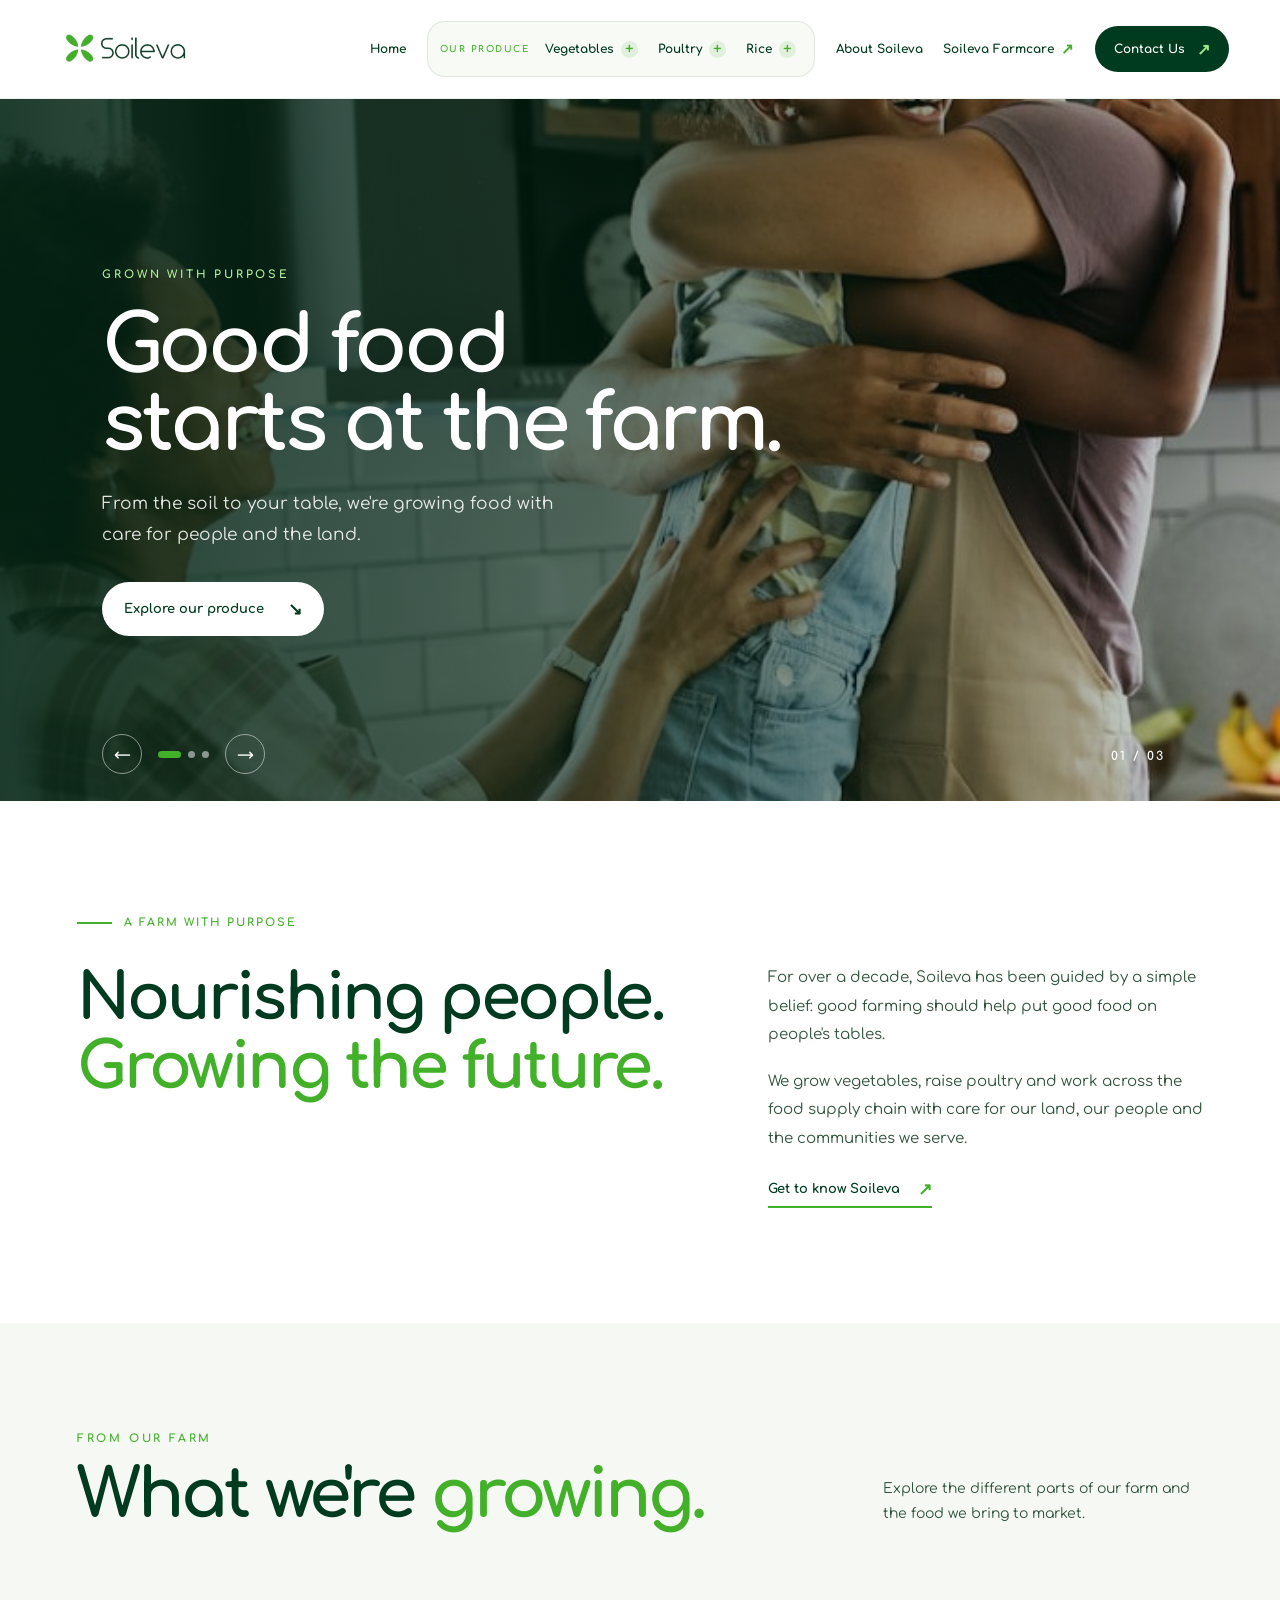
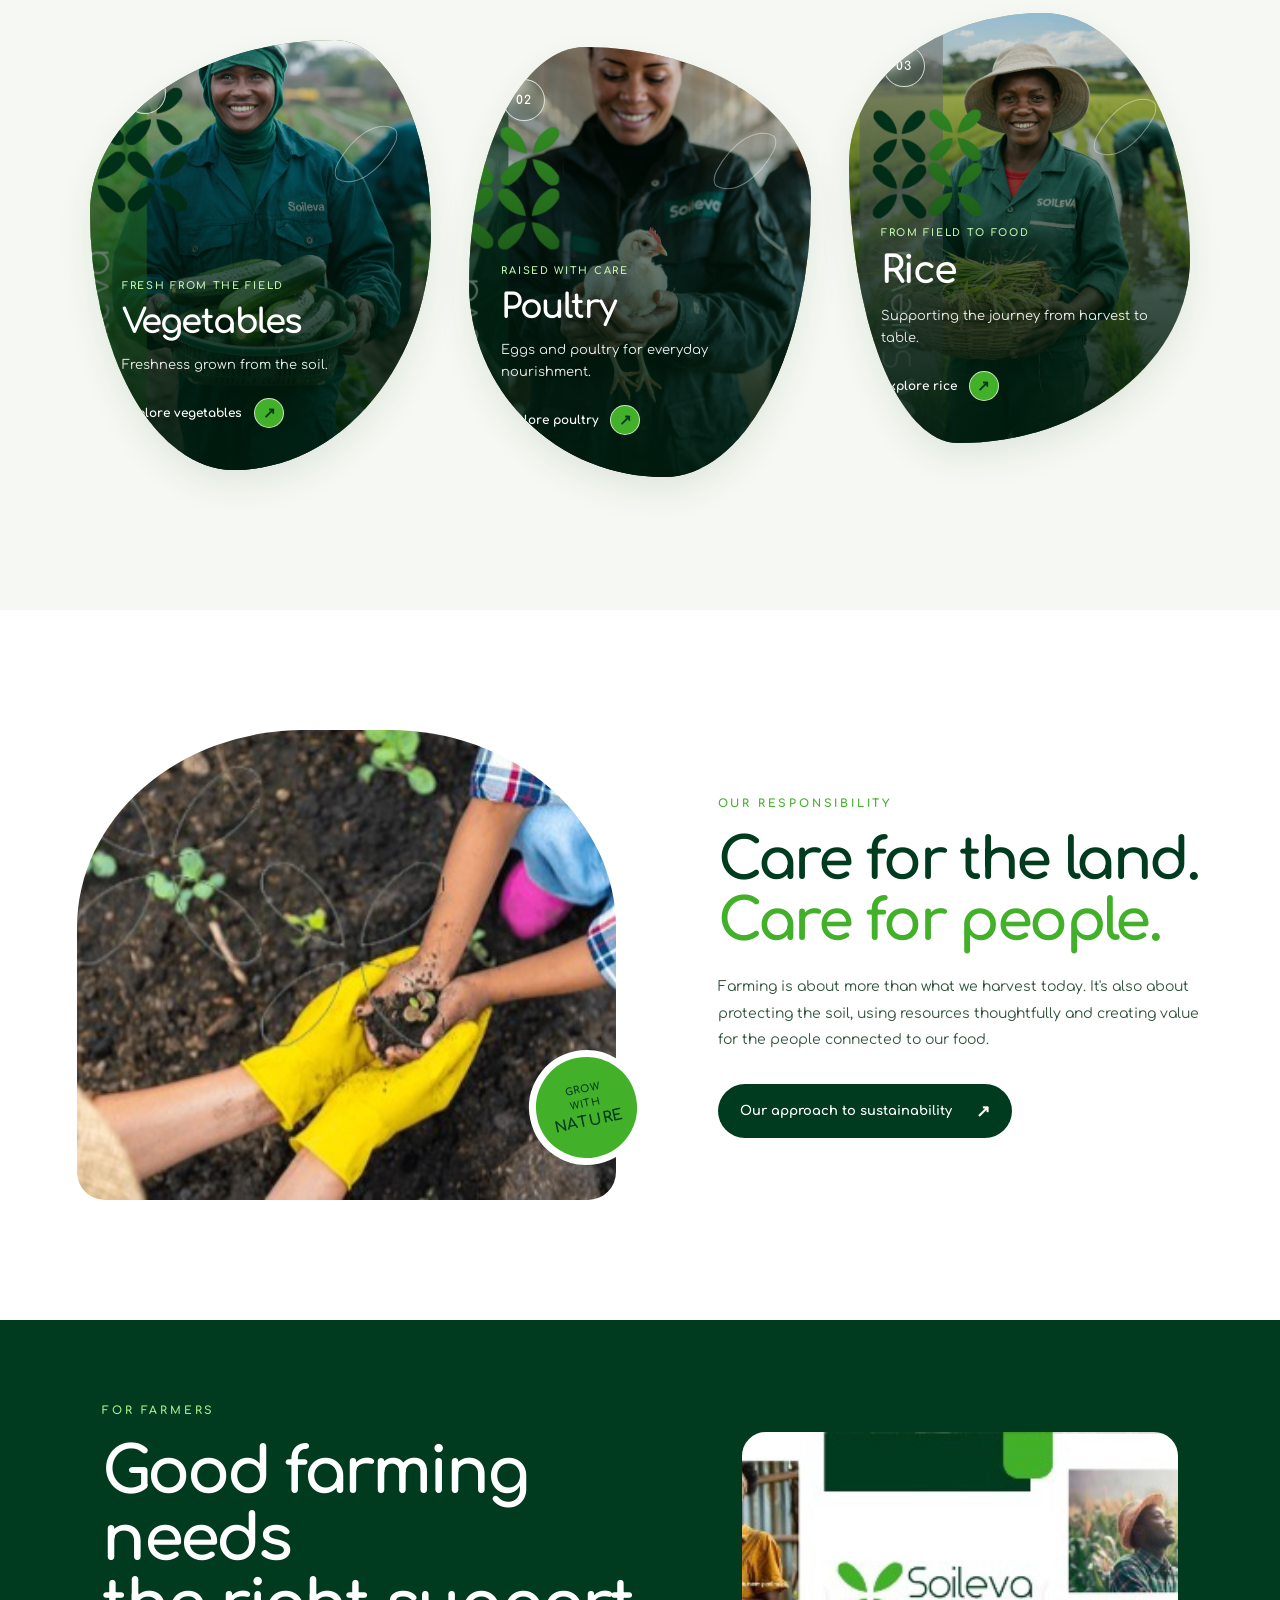
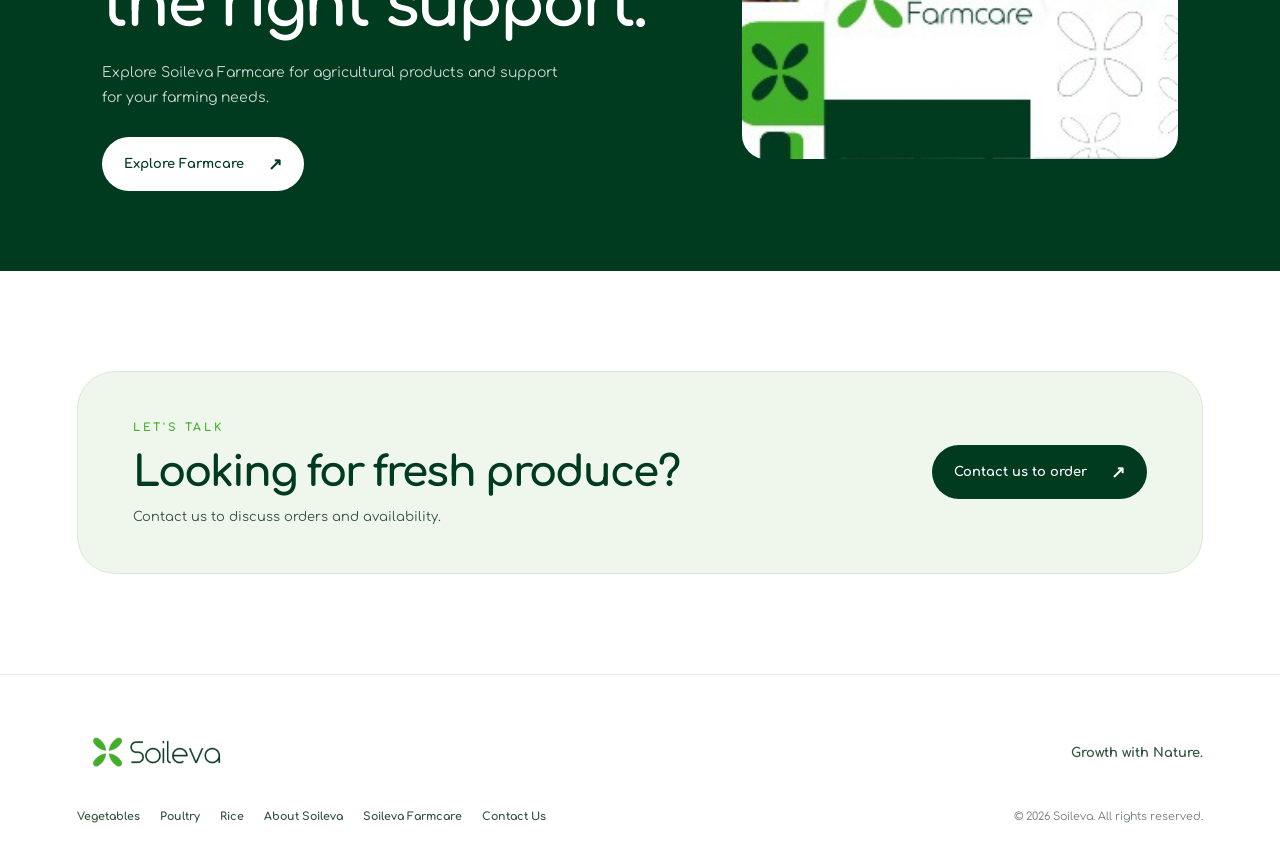
<file: index.html>
<!DOCTYPE html><html lang="en">  <head>  
  <meta charset="UTF-8">  
  <meta name="viewport" content="width=device-width, initial-scale=1.0">  <title>Soileva | Growth with Nature</title><meta name="description"  
content="Discover fresh vegetables, poultry and rice from Soileva. Growth with Nature.">  <meta name="theme-color" content="#003a1f">  <!-- Comfortaa Font -->  <link rel="preconnect" href="https://fonts.googleapis.com">

  <link rel="preconnect" href="https://fonts.gstatic.com" crossorigin>  
  <link href="https://fonts.googleapis.com/css2?family=Comfortaa:wght@300;400;500;600;700&display=swap" rel="stylesheet">  <link rel="stylesheet" href="style.css">  <!-- SEED-SHAPED PRODUCE CARDS -->  <style>  
    /* HEADER AND FOOTER LOGO IMAGES */  .brand-logo {  
  display: block;  
  width: 150px;  
  max-width: 100%;  
  height: auto;  
  object-fit: contain;  
}  

.footer-brand .brand-logo {  
  width: 160px;  
}  

.produce-cluster {  
  display: flex;  
  justify-content: center;  
  align-items: center;  
  gap: clamp(18px, 3vw, 42px);  
  flex-wrap: wrap;  
  padding: 30px 0;  
}  

.produce-card {  
  position: relative;  
  display: block;  
  flex: 1 1 260px;  
  max-width: 350px;  
  min-height: 430px;  
  overflow: hidden;  
  isolation: isolate;  
  border-radius: 72% 28% 58% 42% / 40% 44% 56% 60%;  
  text-decoration: none;  
  background: #e7eee4;  
  transform-origin: center;  
  animation: seedFloat 6s ease-in-out infinite;  
  transition:  
    border-radius 0.7s ease,  
    box-shadow 0.4s ease,  
    transform 0.4s ease;  
}  

.produce-card:nth-child(2) {  
  animation-delay: -2s;  
  transform: translateY(22px);  
  border-radius: 34% 66% 43% 57% / 55% 35% 65% 45%;  
}  

.produce-card:nth-child(3) {  
  animation-delay: -4s;  
  transform: translateY(-12px);  
  border-radius: 57% 43% 68% 32% / 35% 57% 43% 65%;  
}  

.produce-card:hover {  
  z-index: 5;  
  animation-play-state: paused;  
  transform: translateY(-8px) scale(1.035);  
  border-radius: 48% 52% 48% 52% / 44% 46% 54% 56%;  
  box-shadow: 0 24px 55px rgba(0, 45, 23, 0.22);  
}  

.produce-illustration {  
  position: absolute;  
  inset: 0;  
  z-index: -2;  
  width: 100%;  
  height: 100%;  
  overflow: hidden;  
}  

.produce-illustration img {  
  display: block;  
  width: 100%;  
  height: 100%;  
  object-fit: cover;  
  transition: transform 0.8s ease;  
}  

.produce-card:hover .produce-illustration img {  
  transform: scale(1.08);  
}  

.card-overlay {  
  position: absolute;  
  inset: 0;  
  z-index: -1;  
  background: linear-gradient(  
    180deg,  
    rgba(0, 30, 15, 0.02) 10%,  
    rgba(0, 30, 15, 0.12) 40%,  
    rgba(0, 30, 15, 0.88) 100%  
  );  
  pointer-events: none;  
}  

.card-number {  
  position: absolute;  
  top: 32px;  
  left: 34px;  
  z-index: 1;  
  display: inline-flex;  
  align-items: center;  
  justify-content: center;  
  width: 42px;  
  height: 42px;  
  border: 1px solid rgba(255, 255, 255, 0.75);  
  border-radius: 50%;  
  color: #fff;  
  font-size: 12px;  
  font-weight: 700;  
  letter-spacing: 1px;  
  background: rgba(0, 40, 20, 0.15);  
  backdrop-filter: blur(8px);  
}  

.card-content {  
  position: absolute;  
  right: 0;  
  bottom: 0;  
  left: 0;  
  z-index: 2;  
  padding: 36px 32px 42px;  
  color: #fff;  
}  

.card-category {  
  display: block;  
  margin-bottom: 12px;  
  font-size: 10px;  
  font-weight: 700;  
  letter-spacing: 1.7px;  
}  

.card-content h3 {  
  margin: 0 0 12px;  
  color: #fff;  
  font-size: clamp(25px, 3vw, 34px);  
  line-height: 1.15;  
}  

.card-content p {  
  margin: 0 0 22px;  
  color: rgba(255, 255, 255, 0.92);  
  font-size: 13px;  
  line-height: 1.7;  
}  

.card-link {  
  display: inline-flex;  
  align-items: center;  
  gap: 12px;  
  color: #fff;  
  font-size: 12px;  
  font-weight: 700;  
}  

.card-link span {  
  display: inline-flex;  
  align-items: center;  
  justify-content: center;  
  width: 30px;  
  height: 30px;  
  border: 1px solid rgba(255, 255, 255, 0.7);  
  border-radius: 50%;  
  transition: background 0.3s ease, color 0.3s ease;  
}  

.produce-card:hover .card-link span {  
  color: #003a1f;  
  background: #fff;  
}  

.card-decoration {  
  position: absolute;  
  top: 18%;  
  right: 13%;  
  width: 42px;  
  height: 72px;  
  border: 1px solid rgba(255, 255, 255, 0.55);  
  border-radius: 80% 20% 80% 20%;  
  transform: rotate(28deg);  
  opacity: 0.75;  
  pointer-events: none;  
}  

.vegetables-card {  
  background: #527e42;  
}  

.poultry-card {  
  background: #b7a16c;  
}  

.rice-card {  
  background: #a7b77b;  
}  

@keyframes seedFloat {  
  0%, 100% {  
    translate: 0 0;  
  }  

  25% {  
    translate: 0 -10px;  
  }  

  50% {  
    translate: 0 4px;  
  }  

  75% {  
    translate: 0 -5px;  
  }  
}  

@media (max-width: 760px) {  
  .brand-logo {  
    width: 125px;  
  }  

  .footer-brand .brand-logo {  
    width: 140px;  
  }  

  .produce-cluster {  
    gap: 22px;  
    padding: 18px 0;  
  }  

  .produce-card {  
    flex: 0 1 100%;  
    width: 100%;  
    max-width: 420px;  
    min-height: 390px;  
  }  

  .produce-card:nth-child(2) {  
    margin-left: 24px;  
  }  

  .produce-card:nth-child(3) {  
    margin-right: 24px;  
  }  

  .card-content {  
    padding: 30px 28px 36px;  
  }  
}  

@media (prefers-reduced-motion: reduce) {  
  .produce-card {  
    animation: none;  
    transition: none;  
  }  

  .produce-illustration img {  
    transition: none;  
  }  
}

</style></head><body>  <!-- NAVIGATION -->  <header class="site-header"><a href="index.html" class="brand" aria-label="Soileva homepage">
<img
src="images/soileva-logo.png"
alt="Soileva — Growth with Nature"
class="brand-logo"

> 

</a>  <button class="menu-toggle"  
id="menuToggle"  
type="button"  
aria-label="Open navigation"  
aria-expanded="false"  
aria-controls="mainNav">
<span></span>
<span></span>
</button>

<nav class="main-nav" id="mainNav" aria-label="Main navigation">  <a class="nav-home" href="index.html">Home</a>

  <div class="nav-produce">  
    <span class="nav-section-label">OUR PRODUCE</span>  <div class="nav-dropdown">  
  <button class="dropdown-toggle"  
          type="button"  
          aria-expanded="false"  
          aria-controls="vegetablesDropdown">  
    <span>Vegetables</span>  
    <span class="dropdown-icon" aria-hidden="true">+</span>  
  </button>  

  <div class="dropdown-menu" id="vegetablesDropdown">  
    <a href="vegetables.html">All Vegetables</a>  
    <a href="vegetables.html#cabbage">Cabbage</a>  
    <a href="vegetables.html#cucumber">Cucumber</a>  
    <a href="vegetables.html#peppers">Peppers</a>  
    <a href="vegetables.html#watermelon">Watermelon</a>  
  </div>  
</div>  

<div class="nav-dropdown">  
  <button class="dropdown-toggle"  
          type="button"  
          aria-expanded="false"  
          aria-controls="poultryDropdown">  
    <span>Poultry</span>  
    <span class="dropdown-icon" aria-hidden="true">+</span>  
  </button>  

  <div class="dropdown-menu" id="poultryDropdown">  
    <a href="poultry.html">All Poultry</a>  
    <a href="poultry.html#eggs">Eggs</a>  
    <a href="poultry.html#broilers">Broilers</a>  
  </div>  
</div>  

<div class="nav-dropdown">  
  <button class="dropdown-toggle"  
          type="button"  
          aria-expanded="false"  
          aria-controls="riceDropdown">  
    <span>Rice</span>  
    <span class="dropdown-icon" aria-hidden="true">+</span>  
  </button>  

  <div class="dropdown-menu" id="riceDropdown">  
    <a href="rice.html">Rice Overview</a>  
    <a href="rice.html#cultivation">Rice Cultivation</a>  
    <a href="rice.html#sourcing">Rice Sourcing</a>  
  </div>  
</div>

  </div>  <a class="nav-link" href="about.html">About Soileva</a>

  <a class="nav-link nav-farmcare" href="farmcare.html">  
    Soileva Farmcare  
    <span class="nav-external" aria-hidden="true">↗</span>  
  </a>    <a class="nav-contact" href="#contact">  
    Contact Us  
    <span aria-hidden="true">↗</span>  
  </a>  </nav>    </header>  <main><!-- HERO CAROUSEL -->  
<section class="hero" aria-label="Welcome to Soileva">    <div class="hero-slide active"  
       style="--hero-image: url('images/hero-cabbage.jpg')">  <div class="hero-shade"></div>  

<div class="hero-content">  
  <span class="eyebrow">GROWN WITH PURPOSE</span>  

  <h1>Good food<br>starts at the farm.</h1>  

  <p>  
    From the soil to your table, we're growing food  
    with care for people and the land.  
  </p>  

  <a href="#our-produce" class="button button-light">  
    Explore our produce <span>↘</span>  
  </a>  
</div>  

<span class="hero-index">01 / 03</span>

  </div>    <div class="hero-slide"  
       style="--hero-image: url('images/hero-watermelon.jpg')">  <div class="hero-shade"></div>  

<div class="hero-content">  
  <span class="eyebrow">FRESH FROM OUR FIELDS</span>  

  <h1>Rooted in the land.<br>Growing for you.</h1>  

  <p>  
    Thoughtful farming focused on fresh produce  
    and a more dependable food supply.  
  </p>  

  <a href="vegetables.html" class="button button-light">  
    Discover our vegetables <span>↗</span>  
  </a>  
</div>  

<span class="hero-index">02 / 03</span>

  </div>    <div class="hero-slide"  
       style="--hero-image: url('images/hero-poultry.jpg')">  <div class="hero-shade"></div>  

<div class="hero-content">  
  <span class="eyebrow">FOOD FOR EVERY TABLE</span>  

  <h1>Growth with Nature.</h1>  

  <p>  
    Growing and supplying food that helps nourish  
    families and communities.  
  </p>  

  <a href="#contact" class="button button-light">  
    Get in touch <span>↗</span>  
  </a>  
</div>  

<span class="hero-index">03 / 03</span>

  </div>    <div class="hero-controls">  <button class="hero-arrow"  
        id="heroPrev"  
        type="button"  
        aria-label="Previous slide">←</button>  

<div class="hero-dots" aria-label="Choose slide">  
  <button class="hero-dot active"  
          type="button"  
          aria-label="Slide 1"></button>  

  <button class="hero-dot"  
          type="button"  
          aria-label="Slide 2"></button>  

  <button class="hero-dot"  
          type="button"  
          aria-label="Slide 3"></button>  
</div>  

<button class="hero-arrow"  
        id="heroNext"  
        type="button"  
        aria-label="Next slide">→</button>

  </div>  
</section>  <!-- INTRODUCTION -->  <section class="intro section-padding">    <div class="intro-label">  
    <span class="label-line"></span>  
    A FARM WITH PURPOSE  
  </div>    <div class="intro-grid">  <h2>  
  Nourishing people.<br>  
  <span>Growing the future.</span>  
</h2>  

<div class="intro-copy">  
  <p>  
    For over a decade, Soileva has been guided by a simple  
    belief: good farming should help put good food on people's  
    tables.  
  </p>  

  <p>  
    We grow vegetables, raise poultry and work across the  
    food supply chain with care for our land, our people  
    and the communities we serve.  
  </p>  

  <a href="about.html" class="text-link">  
    Get to know Soileva <span>↗</span>  
  </a>  
</div>

  </div>  
</section>  <!-- THREE FEATURE CARDS -->  <section class="produce-section section-padding" id="our-produce">    <div class="section-heading">  
    <div>  
      <span class="eyebrow eyebrow-green">FROM OUR FARM</span>  
      <h2>What we're <span>growing.</span></h2>  
    </div>  <p>  
  Explore the different parts of our farm  
  and the food we bring to market.  
</p>

  </div>    <div class="produce-cluster">  <!-- VEGETABLES -->  
<a href="vegetables.html"  
   class="produce-card vegetables-card">  

  <div class="produce-illustration vegetables-illustration"  
       aria-hidden="true">  
    <img src="images/vegetables.jpg"  
         alt=""  
         loading="lazy">  
  </div>  

  <span class="card-number">01</span>  
  <div class="card-overlay"></div>  

  <div class="card-content">  
    <span class="card-category">FRESH FROM THE FIELD</span>  
    <h3>Vegetables</h3>  
    <p>Freshness grown from the soil.</p>  

    <span class="card-link">  
      Explore vegetables <span>↗</span>  
    </span>  
  </div>  

  <span class="card-decoration" aria-hidden="true"></span>  
</a>  

<!-- POULTRY -->  
<a href="poultry.html"  
   class="produce-card poultry-card">  

  <div class="produce-illustration poultry-illustration"  
       aria-hidden="true">  
    <img src="images/poultry.jpg"  
         alt=""  
         loading="lazy">  
  </div>  

  <span class="card-number">02</span>  
  <div class="card-overlay"></div>  

  <div class="card-content">  
    <span class="card-category">RAISED WITH CARE</span>  
    <h3>Poultry</h3>  
    <p>Eggs and poultry for everyday nourishment.</p>  

    <span class="card-link">  
      Explore poultry <span>↗</span>  
    </span>  
  </div>  

  <span class="card-decoration" aria-hidden="true"></span>  
</a>  

<!-- RICE -->  
<a href="rice.html"  
   class="produce-card rice-card">  

  <div class="produce-illustration rice-illustration"  
       aria-hidden="true">  
    <img src="images/rice.jpg"  
         alt=""  
         loading="lazy">  
  </div>  

  <span class="card-number">03</span>  
  <div class="card-overlay"></div>  

  <div class="card-content">  
    <span class="card-category">FROM FIELD TO FOOD</span>  
    <h3>Rice</h3>  
    <p>Supporting the journey from harvest to table.</p>  

    <span class="card-link">  
      Explore rice <span>↗</span>  
    </span>  
  </div>  

  <span class="card-decoration" aria-hidden="true"></span>  
</a>

  </div>  
</section>  <!-- SUSTAINABILITY -->  <section class="sustainability section-padding"  
         id="sustainability">    <div class="sustainability-visual">  
    <img src="images/farmer-in-field.jpg"  
         alt="Farmer working in a cultivated field"  
         loading="lazy">  <div class="sustainability-stamp">  
  <span>GROW</span>  
  <span>WITH</span>  
  <strong>NATURE</strong>  
</div>

  </div>    <div class="sustainability-copy">  
    <span class="eyebrow eyebrow-green">OUR RESPONSIBILITY</span>  <h2>Care for the land.<br><span>Care for people.</span></h2>  

<p>  
  Farming is about more than what we harvest today.  
  It's also about protecting the soil, using resources  
  thoughtfully and creating value for the people connected  
  to our food.  
</p>  

<a href="about.html#sustainability" class="button button-green">  
  Our approach to sustainability <span>↗</span>  
</a>

  </div>  
</section>  <!-- FARMCARE -->  <section class="farmcare-banner">    <div class="farmcare-copy">  
    <span class="eyebrow">FOR FARMERS</span>  <h2>Good farming needs<br>the right support.</h2>  

<p>  
  Explore Soileva Farmcare for agricultural products  
  and support for your farming needs.  
</p>  

<a href="farmcare.html" class="button button-light">  
  Explore Farmcare <span>↗</span>  
</a>

  </div>    <div class="farmcare-image"  
       style="flex: 0 1 42%; min-width: 240px; max-width: 460px;  
              aspect-ratio: 4 / 3; overflow: hidden;  
              border-radius: 24px;">  <img src="images/farmcare.jpg"  
     alt="Soileva Farmcare agricultural products and support"  
     loading="lazy"  
     style="display: block; width: 100%; height: 100%;  
            object-fit: cover;">

  </div>  </section>  <!-- CONTACT -->  <section class="contact-section section-padding" id="contact">    <div class="contact-pill">  
    <div class="contact-copy">  
      <span class="eyebrow eyebrow-green">LET'S TALK</span>  <h2>Looking for fresh produce?</h2>  

  <p>Contact us to discuss orders and availability.</p>  
</div>  

<a href="mailto:hello@soileva.com"  
   class="button button-green">  
  Contact us to order <span>↗</span>  
</a>

  </div>  
</section>    </main>  <!-- FOOTER -->  <footer class="site-footer"><a href="index.html"  
   class="brand footer-brand"  
   aria-label="Soileva homepage">  <img
src="images/soileva-logo.png"
alt="Soileva — Growth with Nature"
class="brand-logo"
loading="lazy"

> 

</a>  <p class="footer-tagline">Growth with Nature.</p>  <div class="footer-links">  
  <a href="vegetables.html">Vegetables</a>  
  <a href="poultry.html">Poultry</a>  
  <a href="rice.html">Rice</a>  
  <a href="about.html">About Soileva</a>  
  <a href="farmcare.html">Soileva Farmcare</a>  
  <a href="#contact">Contact Us</a>  
</div>  <p class="copyright">  
  © <span id="copyrightYear"></span> Soileva. All rights reserved.  
</p>    </footer>  <script src="script.js"></script></body>  
</html>
</file>
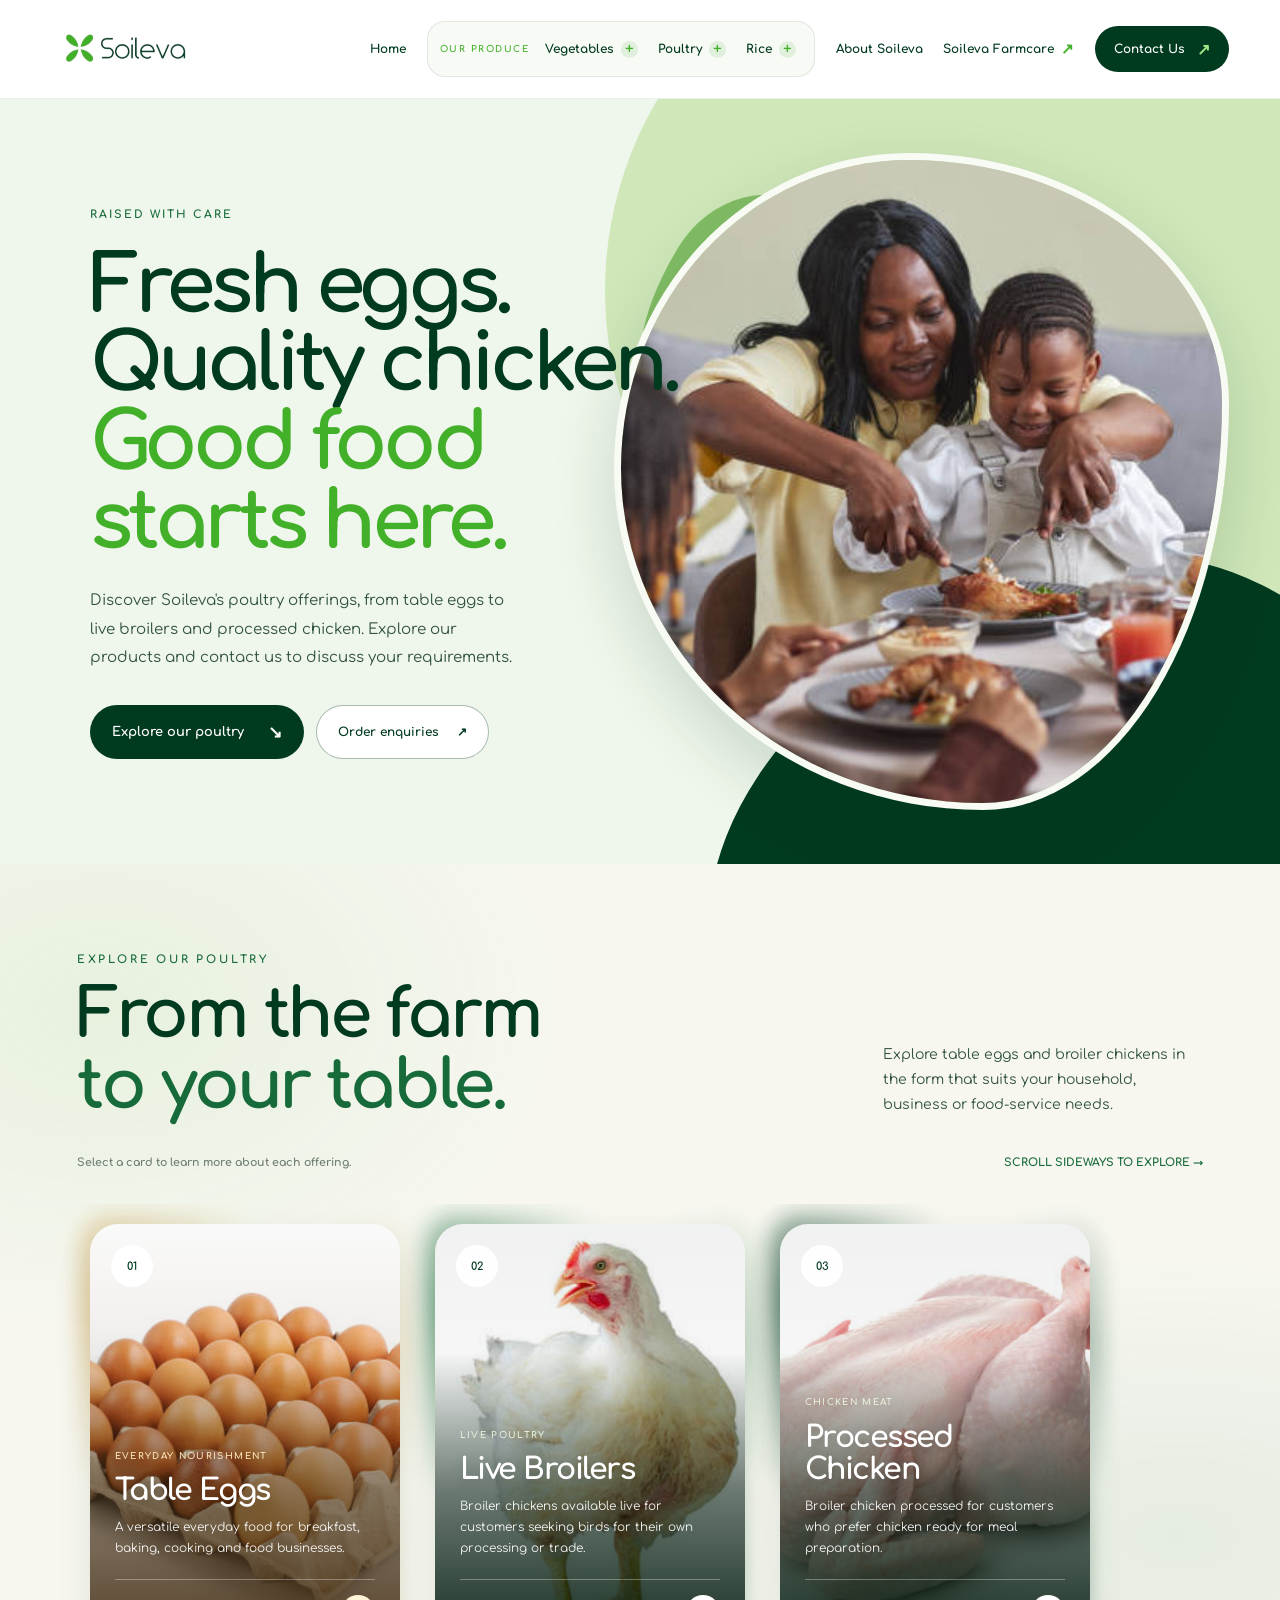
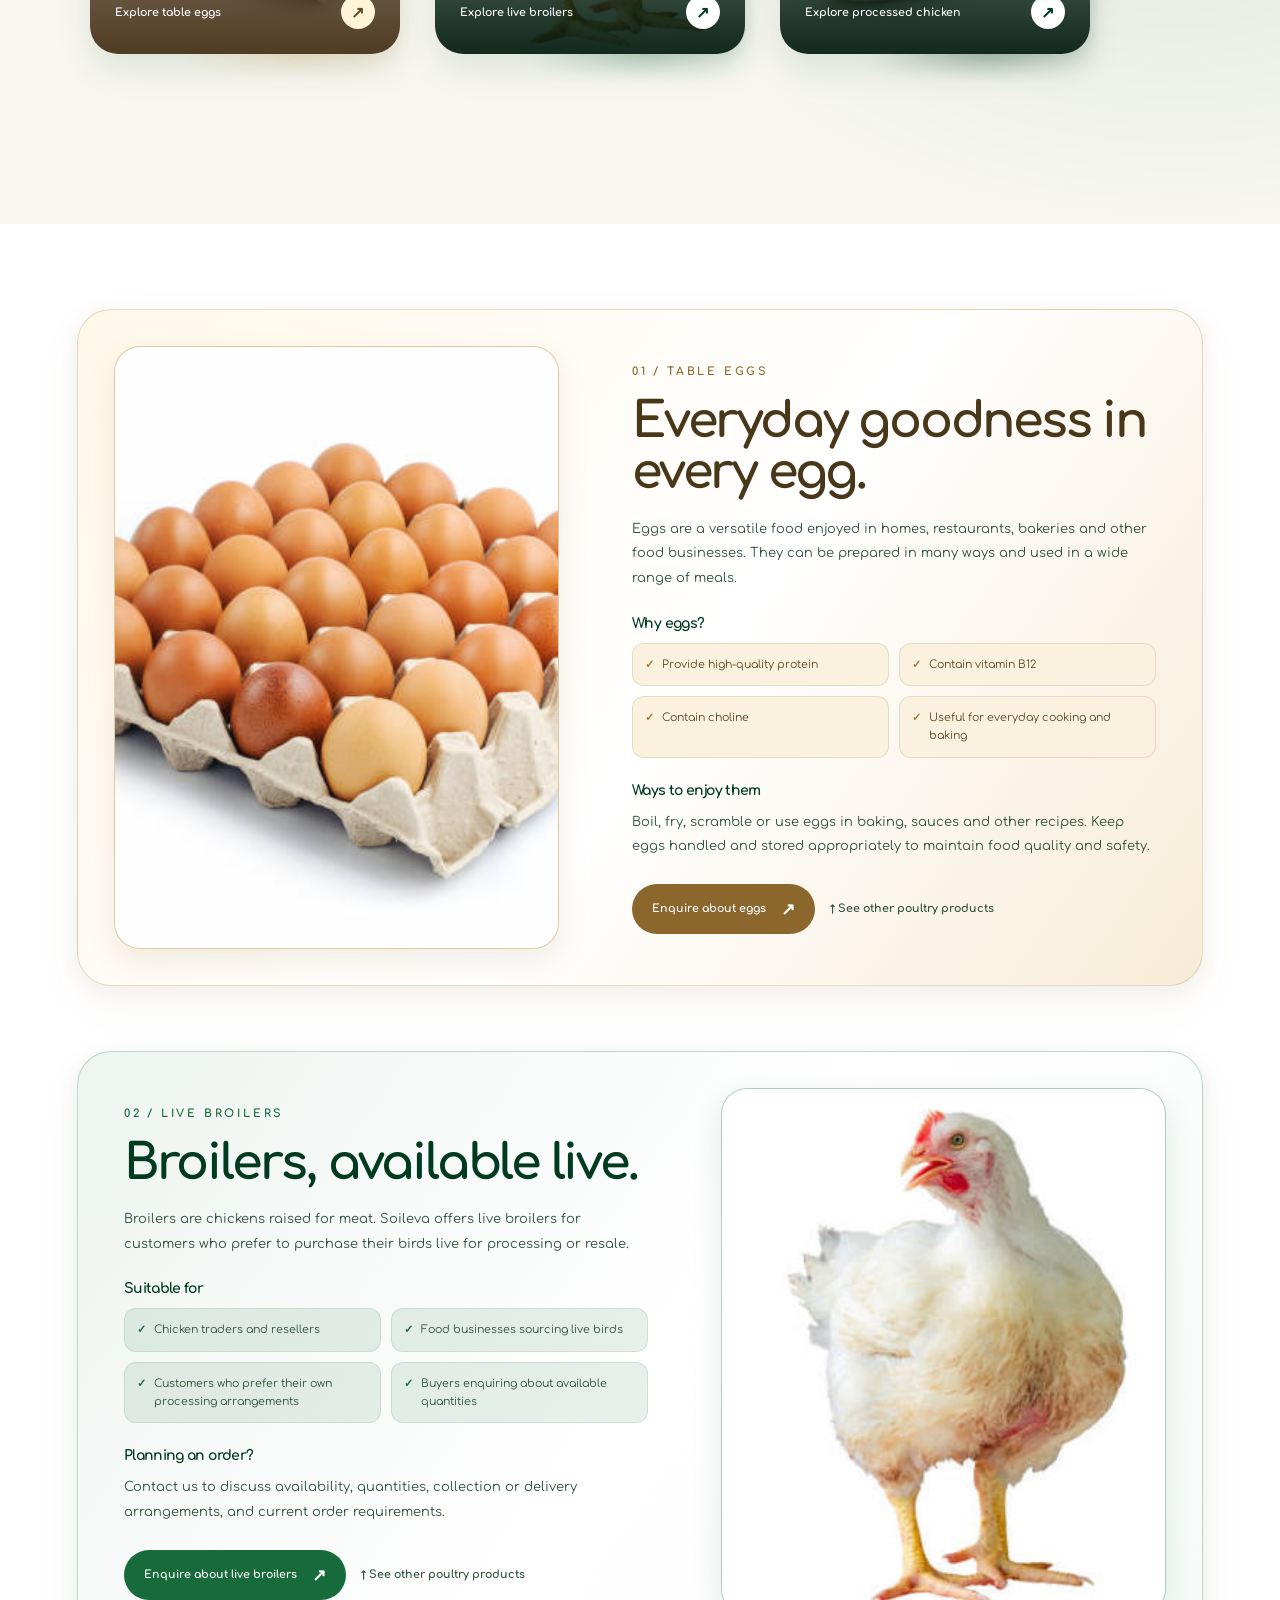
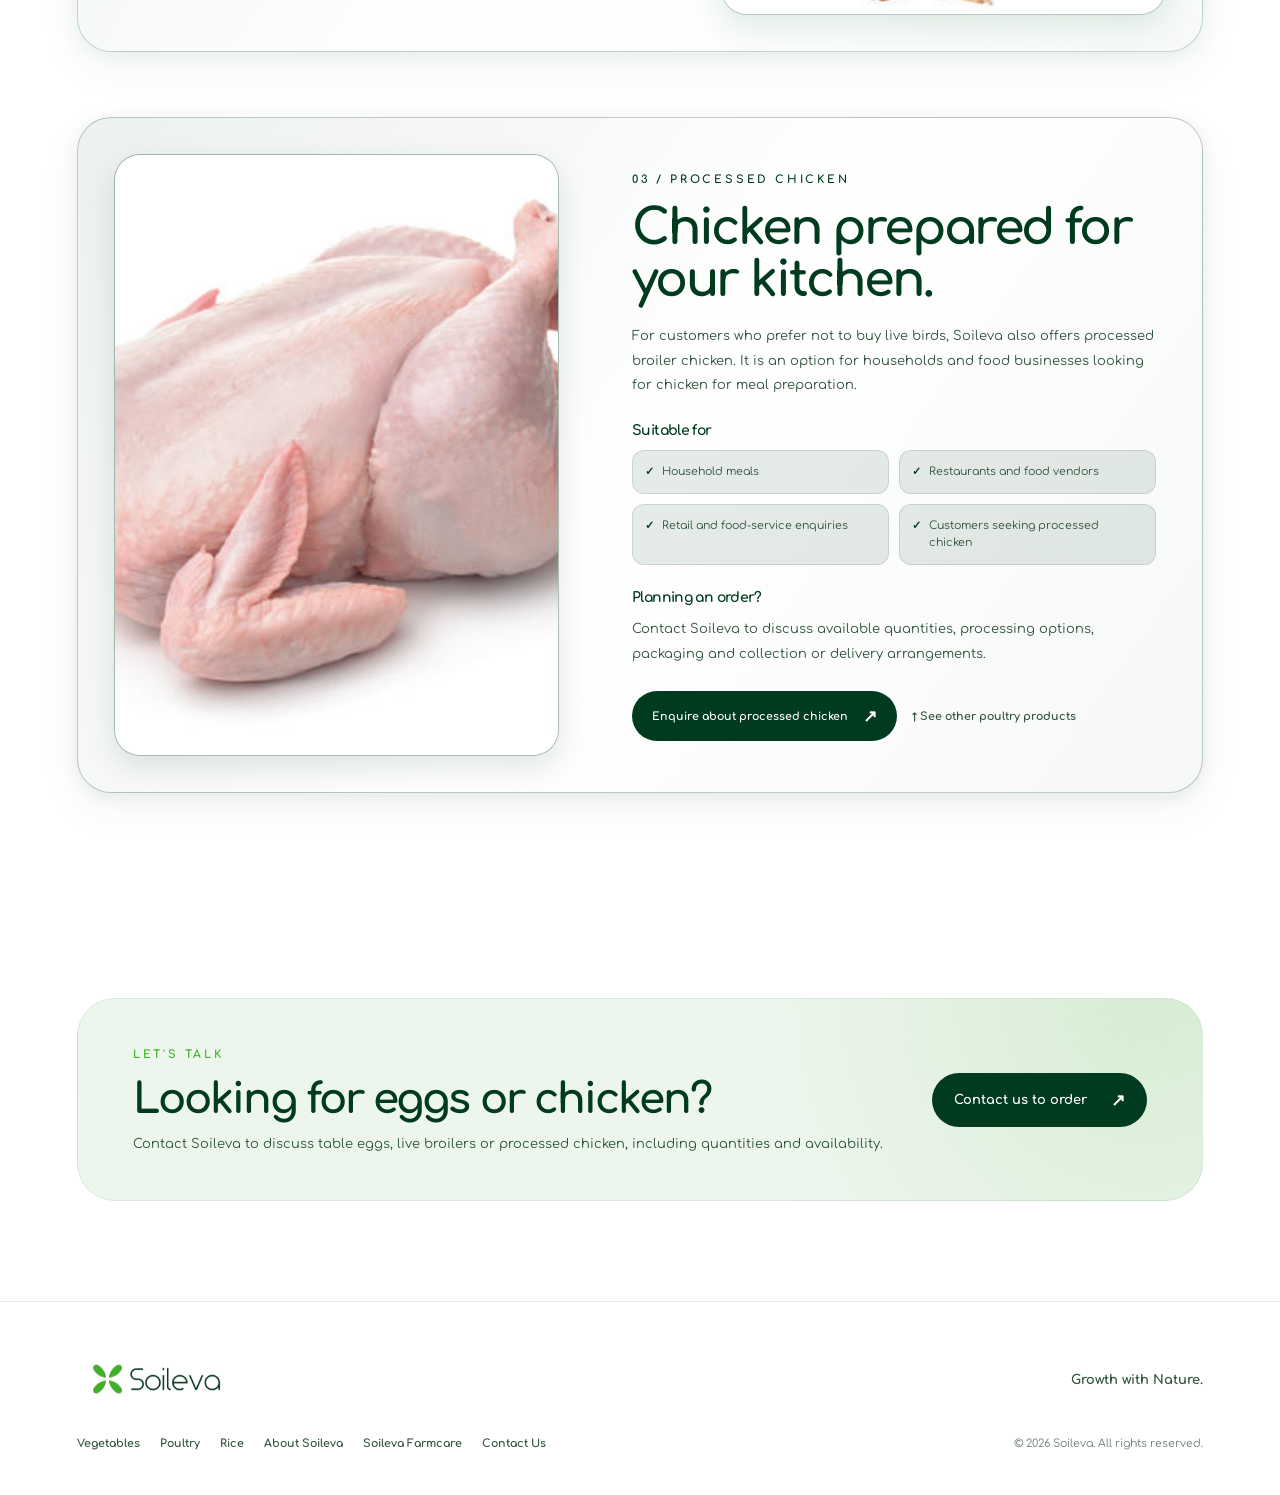
<file: poultry.html>
<!DOCTYPE html><html lang="en">
<head>
  <meta charset="UTF-8">
  <meta name="viewport" content="width=device-width, initial-scale=1.0">  <title>Fresh Eggs & Chicken | Soileva — Growth with Nature</title><meta name="description"
content="Explore Soileva Poultry for table eggs, live broiler chickens and processed chicken. Contact us to discuss orders, quantities and availability.">

  <meta name="theme-color" content="#003a1f">  <link rel="preconnect" href="https://fonts.googleapis.com">
  <link rel="preconnect" href="https://fonts.gstatic.com" crossorigin>
  <link href="https://fonts.googleapis.com/css2?family=Comfortaa:wght@300;400;500;600;700&display=swap" rel="stylesheet">  <link rel="stylesheet" href="style.css">  <style>
    /* ========================================
       BRAND LOGO
    ======================================== */

    .brand-logo {
      display: block;
      width: 150px;
      max-width: 100%;
      height: auto;
      object-fit: contain;
    }

    .footer-brand .brand-logo {
      width: 160px;
    }

    /* ========================================
       POULTRY HERO
       FRESH GREEN, DARK GREEN & WHITE
    ======================================== */

    .poultry-hero {
      position: relative;
      display: flex;
      align-items: center;
      min-height: 690px;
      padding: 90px max(7%, calc((100% - 1280px) / 2));
      overflow: hidden;
      isolation: isolate;
      background: #eff6eb;
    }

    .poultry-hero::before {
      position: absolute;
      z-index: -3;
      top: -190px;
      right: -120px;
      width: 780px;
      height: 850px;
      content: "";
      border-radius: 48% 52% 63% 37% / 44% 39% 61% 56%;
      background: #cfe7b9;
      transform: rotate(-18deg);
    }

    .poultry-hero::after {
      position: absolute;
      z-index: -2;
      right: -180px;
      bottom: -360px;
      width: 750px;
      height: 650px;
      content: "";
      border-radius: 60% 40% 35% 65% / 45% 55% 45% 55%;
      background: #003a1f;
      transform: rotate(-18deg);
    }

    .poultry-hero .hero-colour-shape {
      position: absolute;
      z-index: -1;
      top: 75px;
      right: 38%;
      width: 130px;
      height: 230px;
      border-radius: 75% 25% 65% 35% / 45% 55% 45% 55%;
      background: #82bd65;
      transform: rotate(32deg);
    }

    .poultry-hero .hero-image-placeholder {
      position: absolute;
      z-index: -1;
      top: 7%;
      right: 4%;
      width: 48%;
      height: 86%;
      overflow: hidden;
      border: 7px solid rgba(255, 255, 255, 0.85);
      border-radius: 48% 52% 40% 60% / 48% 38% 62% 52%;
      background: #cfe7b9;
      box-shadow: 0 25px 65px rgba(0, 58, 31, 0.16);
    }

    .poultry-hero .hero-image-placeholder img {
      display: block;
      width: 100%;
      height: 100%;
      object-fit: cover;
      object-position: center;
    }

    .poultry-hero .poultry-hero-content {
      position: relative;
      z-index: 2;
      width: 56%;
      max-width: 660px;
      padding: 15px 0;
    }

    .poultry-hero-content .eyebrow {
      display: inline-block;
      margin-bottom: 24px;
      color: #176b3a;
      font-size: 11px;
      font-weight: 900;
      letter-spacing: 2px;
    }

    .poultry-hero-content h1 {
      margin: 0 0 25px;
      color: #003a1f;
      font-size: clamp(48px, 6.2vw, 82px);
      font-weight: 900;
      line-height: 0.99;
      letter-spacing: -0.06em;
    }

    .poultry-hero-content h1 span {
      color: #43b02a;
    }

    .poultry-hero-content p {
      max-width: 440px;
      margin-bottom: 32px;
      color: #31533d;
      font-size: 15px;
      line-height: 1.9;
    }

    .poultry-hero .hero-actions {
      display: flex;
      flex-wrap: wrap;
      gap: 12px;
    }

    .poultry-hero .button-outline {
      display: inline-flex;
      align-items: center;
      justify-content: center;
      gap: 18px;
      padding: 16px 21px;
      border: 1px solid rgba(0, 58, 31, 0.35);
      border-radius: 100px;
      background: #ffffff;
      color: #003a1f;
      font-size: 12px;
      font-weight: 800;
      transition: background 0.2s ease, transform 0.2s ease;
    }

    .poultry-hero .button-outline:hover {
      background: #cfe7b9;
      transform: translateY(-3px);
    }

    /* ========================================
       INTRODUCTION
    ======================================== */

    .poultry-intro {
      padding-top: 105px;
      padding-bottom: 70px;
    }

    .poultry-intro-grid {
      display: grid;
      grid-template-columns: 1.05fr 0.95fr;
      align-items: start;
      gap: 9%;
    }

    .poultry-intro h2 {
      margin: 15px 0 0;
      font-size: clamp(36px, 4.8vw, 62px);
      font-weight: 900;
      line-height: 1.08;
    }

    .poultry-intro h2 span {
      color: #176b3a;
    }

    .poultry-intro-copy {
      padding-top: 10px;
    }

    .poultry-intro-copy p {
      margin-bottom: 17px;
      color: #31533d;
      font-size: 14px;
      line-height: 1.9;
    }

    /* ========================================
       POULTRY COLLECTION
    ======================================== */

    .poultry-collection {
      position: relative;
      padding: 85px 0 105px;
      overflow: hidden;
      background:
        radial-gradient(
          ellipse at 8% 15%,
          rgba(67, 176, 42, 0.09),
          transparent 28%
        ),
        radial-gradient(
          ellipse at 92% 70%,
          rgba(23, 107, 58, 0.08),
          transparent 30%
        ),
        #f7f7f0;
    }

    .poultry-collection .section-heading {
      padding: 0 6%;
    }

    .poultry-collection .section-heading h2 span {
      color: #176b3a;
    }

    .poultry-collection .eyebrow-green {
      color: #176b3a;
    }

    .poultry-collection .collection-guide {
      display: flex;
      align-items: center;
      justify-content: space-between;
      gap: 20px;
      margin: -30px 6% 35px;
      color: #718074;
      font-size: 11px;
      font-weight: 700;
    }

    .poultry-collection .collection-guide span:last-child {
      color: #176b3a;
    }

    /* ========================================
       HORIZONTAL CARD TRACK
    ======================================== */

    .poultry-card-track {
      display: flex;
      gap: 35px;
      padding: 35px 7% 50px;
      overflow-x: auto;
      overflow-y: hidden;
      scroll-snap-type: x mandatory;
      scroll-padding-left: 7%;
      overscroll-behavior-x: contain;
      scrollbar-width: thin;
      scrollbar-color: #91aa8e #e5e9df;
      -webkit-overflow-scrolling: touch;
    }

    .poultry-card-track::-webkit-scrollbar {
      height: 7px;
    }

    .poultry-card-track::-webkit-scrollbar-track {
      border-radius: 10px;
      background: #e5e9df;
    }

    .poultry-card-track::-webkit-scrollbar-thumb {
      border-radius: 10px;
      background: #91aa8e;
    }

    /* ========================================
       POULTRY CARDS
    ======================================== */

    .poultry-card {
      --poultry-colour: 23, 107, 58;
      --poultry-glow: 0.25;

      position: relative;
      display: flex;
      flex: 0 0 310px;
      flex-direction: column;
      min-height: 430px;
      isolation: isolate;
      overflow: visible;
      border-radius: 28px;
      color: #ffffff;
      text-decoration: none;
      scroll-snap-align: start;
      background: transparent;
      box-shadow: 0 15px 35px rgba(0, 58, 31, 0.10);
      transition: transform 0.35s ease, box-shadow 0.35s ease;
    }

    .poultry-card::before {
      position: absolute;
      z-index: -2;
      inset: -13px;
      content: "";
      border-radius: 34px;
      pointer-events: none;
      background:
        radial-gradient(
          ellipse at 7% 19%,
          rgba(var(--poultry-colour), calc(var(--poultry-glow) * 1.4)),
          transparent 37%
        ),
        radial-gradient(
          ellipse at 96% 29%,
          rgba(var(--poultry-colour), calc(var(--poultry-glow) * 0.65)),
          transparent 32%
        ),
        radial-gradient(
          ellipse at 65% 103%,
          rgba(var(--poultry-colour), calc(var(--poultry-glow) * 0.9)),
          transparent 38%
        );
      filter: blur(10px);
      opacity: 0.95;
      transition: inset 0.35s ease, opacity 0.35s ease, filter 0.35s ease;
    }

    .poultry-card::after {
      position: absolute;
      z-index: -1;
      inset: -5px;
      content: "";
      border-radius: 31px;
      pointer-events: none;
      background:
        radial-gradient(
          ellipse at 0% 25%,
          rgba(var(--poultry-colour), 0.17),
          transparent 38%
        ),
        radial-gradient(
          ellipse at 100% 78%,
          rgba(var(--poultry-colour), 0.12),
          transparent 34%
        );
      filter: blur(5px);
    }

    .poultry-card:hover {
      transform: translateY(-8px);
      box-shadow: 0 25px 45px rgba(0, 58, 31, 0.18);
    }

    .poultry-card:hover::before {
      inset: -17px;
      filter: blur(13px);
      opacity: 1;
    }

    .poultry-card-image {
      position: absolute;
      inset: 0;
      z-index: 0;
      overflow: hidden;
      border-radius: 28px;
      background: #e7efe2;
    }

    .poultry-card-image img {
      display: block;
      width: 100%;
      height: 100%;
      object-fit: cover;
      transition: transform 0.7s ease;
    }

    .poultry-card:hover .poultry-card-image img {
      transform: scale(1.07);
    }

    .poultry-card-image::after {
      position: absolute;
      inset: 0;
      content: "";
      background: linear-gradient(
        180deg,
        rgba(0, 25, 12, 0.06) 0%,
        rgba(0, 25, 12, 0.04) 30%,
        rgba(0, 25, 12, 0.58) 62%,
        rgba(0, 25, 12, 0.93) 100%
      );
      pointer-events: none;
    }

    .poultry-card-number {
      position: absolute;
      top: 21px;
      left: 21px;
      z-index: 3;
      display: grid;
      place-items: center;
      width: 42px;
      height: 42px;
      border: 1px solid rgba(255, 255, 255, 0.7);
      border-radius: 50%;
      background: rgba(255, 255, 255, 0.92);
      color: #003a1f;
      font-size: 11px;
      font-weight: 900;
      backdrop-filter: blur(8px);
    }

    .poultry-card-body {
      position: relative;
      z-index: 2;
      display: flex;
      flex: 1;
      flex-direction: column;
      align-items: flex-start;
      justify-content: flex-end;
      min-height: 430px;
      padding: 28px 25px 25px;
      border-radius: 28px;
      background: transparent;
    }

    .poultry-card-category {
      display: inline-block;
      max-width: 100%;
      margin-bottom: 12px;
      color: #e6f1d8;
      font-size: 9px;
      font-weight: 900;
      letter-spacing: 1.35px;
      line-height: 1.6;
      text-transform: uppercase;
    }

    .poultry-card h3 {
      margin: 0 0 10px;
      color: #ffffff;
      font-size: 30px;
      font-weight: 900;
      line-height: 1.08;
      letter-spacing: -0.05em;
      text-shadow: 0 2px 12px rgba(0, 0, 0, 0.15);
    }

    .poultry-card p {
      max-width: 255px;
      margin: 0 0 20px;
      color: rgba(255, 255, 255, 0.92);
      font-size: 12px;
      line-height: 1.75;
    }

    .poultry-card-link {
      display: inline-flex;
      align-items: center;
      justify-content: space-between;
      gap: 12px;
      width: 100%;
      padding-top: 15px;
      border-top: 1px solid rgba(255, 255, 255, 0.32);
      color: #ffffff;
      font-size: 11px;
      font-weight: 900;
    }

    .poultry-card-link span {
      display: grid;
      place-items: center;
      width: 34px;
      height: 34px;
      flex-shrink: 0;
      border-radius: 50%;
      background: #ffffff;
      color: #003a1f;
      font-size: 16px;
      transition: transform 0.25s ease, background 0.25s ease;
    }

    .poultry-card:hover .poultry-card-link span {
      transform: rotate(45deg);
      background: #e7f2d9;
    }

    /* ========================================
       CARD COLOUR IDENTITIES
    ======================================== */

    /* TABLE EGGS — WARM EGG CREAM AND GOLD */

    .card-eggs {
      --poultry-colour: 210, 174, 105;
      --poultry-glow: 0.38;
    }

    .card-eggs .poultry-card-image {
      background: #f5e8cb;
    }

    .card-eggs .poultry-card-image::after {
      background: linear-gradient(
        180deg,
        rgba(65, 43, 16, 0.02) 0%,
        rgba(65, 43, 16, 0.08) 30%,
        rgba(65, 43, 16, 0.60) 62%,
        rgba(65, 43, 16, 0.92) 100%
      );
    }

    .card-eggs .poultry-card-category {
      color: #f8e5b9;
    }

    .card-eggs .poultry-card-link span {
      color: #68471c;
      background: #fff3d8;
    }

    .card-eggs:hover .poultry-card-link span {
      background: #f0d8a5;
    }

    /* LIVE BROILERS — GREEN */

    .card-live-broilers {
      --poultry-colour: 23, 107, 58;
      --poultry-glow: 0.34;
    }

    /* PROCESSED CHICKEN — DARK GREEN */

    .card-processed-chicken {
      --poultry-colour: 0, 58, 31;
      --poultry-glow: 0.38;
    }

    /* ========================================
       POULTRY DETAILS
    ======================================== */

    .poultry-details {
      padding: 20px 6% 90px;
      background: #ffffff;
    }

    .poultry-detail {
      --detail-colour: #176b3a;
      --detail-rgb: 23, 107, 58;

      display: grid;
      grid-template-columns: 0.9fr 1.1fr;
      align-items: stretch;
      gap: 6%;
      max-width: 1280px;
      margin: 65px auto;
      padding: 36px;
      border: 1px solid rgba(var(--detail-rgb), 0.25);
      border-radius: 34px;
      background: linear-gradient(
        125deg,
        rgba(var(--detail-rgb), 0.075),
        #ffffff 52%,
        rgba(var(--detail-rgb), 0.035)
      );
      box-shadow:
        0 15px 45px rgba(0, 58, 31, 0.05),
        0 4px 18px rgba(var(--detail-rgb), 0.07);
      scroll-margin-top: 35px;
    }

    .poultry-detail:nth-child(even) {
      grid-template-columns: 1.1fr 0.9fr;
    }

    .poultry-detail:nth-child(even) .poultry-detail-image {
      order: 2;
    }

    .poultry-detail-image {
      position: relative;
      min-height: 350px;
      overflow: hidden;
      border: 1px solid rgba(var(--detail-rgb), 0.20);
      border-radius: 26px;
      background: rgba(var(--detail-rgb), 0.16);
      box-shadow: 0 12px 30px rgba(var(--detail-rgb), 0.12);
    }

    .poultry-detail-image img {
      position: absolute;
      inset: 0;
      width: 100%;
      height: 100%;
      object-fit: cover;
    }

    .poultry-detail-copy {
      align-self: center;
      padding: 15px 10px;
    }

    .poultry-detail-copy .eyebrow {
      display: inline-block;
      margin-bottom: 15px;
      color: var(--detail-colour);
      font-weight: 900;
    }

    .poultry-detail-copy h2 {
      margin: 0 0 18px;
      font-size: clamp(32px, 4vw, 49px);
      font-weight: 900;
      line-height: 1.05;
    }

    .poultry-detail-copy > p {
      margin-bottom: 20px;
      color: #31533d;
      font-size: 13px;
      line-height: 1.9;
    }

    .poultry-benefit-heading {
      margin: 25px 0 12px;
      font-size: 14px;
      font-weight: 900;
    }

    .poultry-benefit-list {
      display: grid;
      grid-template-columns: repeat(2, minmax(0, 1fr));
      gap: 10px;
      margin: 0 0 22px;
      padding: 0;
      list-style: none;
    }

    .poultry-benefit-list li {
      position: relative;
      padding: 12px 12px 12px 29px;
      border: 1px solid rgba(var(--detail-rgb), 0.12);
      border-radius: 12px;
      background: rgba(var(--detail-rgb), 0.10);
      color: #31533d;
      font-size: 11px;
      line-height: 1.6;
    }

    .poultry-benefit-list li::before {
      position: absolute;
      top: 12px;
      left: 12px;
      content: "✓";
      color: var(--detail-colour);
      font-weight: 900;
    }

    .poultry-detail-actions {
      display: flex;
      flex-wrap: wrap;
      align-items: center;
      gap: 15px;
      margin-top: 25px;
    }

    .poultry-detail-actions .button {
      gap: 15px;
      padding: 15px 20px;
      font-size: 11px;
    }

    .poultry-detail-actions .button-green {
      border-color: var(--detail-colour);
      background: var(--detail-colour);
      color: #ffffff;
    }

    .poultry-detail-actions .button-green:hover {
      filter: brightness(0.94);
    }

    .poultry-back-to-collection {
      display: inline-flex;
      align-items: center;
      gap: 8px;
      color: #31533d;
      font-size: 11px;
      font-weight: 900;
    }

    .poultry-back-to-collection:hover {
      color: var(--detail-colour);
    }

    /* ========================================
       PRODUCT DETAIL COLOURS
    ======================================== */

    /* TABLE EGGS — EGG-SHELL CREAM */

    #eggs {
      --detail-colour: #8b672e;
      --detail-rgb: 210, 174, 105;

      background: linear-gradient(
        125deg,
        #fff8e9 0%,
        #ffffff 55%,
        #f7ecd6 100%
      );

      border-color: rgba(139, 103, 46, 0.22);

      box-shadow:
        0 15px 45px rgba(139, 103, 46, 0.06),
        0 4px 18px rgba(139, 103, 46, 0.07);
    }

    #eggs .poultry-detail-image {
      background: #f5e8cb;
      border-color: rgba(139, 103, 46, 0.24);
      box-shadow: 0 12px 30px rgba(139, 103, 46, 0.12);
    }

    #eggs .poultry-detail-copy h2 {
      color: #493719;
    }

    #eggs .poultry-detail-copy .eyebrow {
      color: #8b672e;
    }

    #eggs .poultry-benefit-list li {
      background: #faf1df;
      border-color: rgba(139, 103, 46, 0.16);
      color: #5f4a2a;
    }

    #eggs .poultry-benefit-list li::before {
      color: #a47a37;
    }

    #eggs .poultry-detail-actions .button-green {
      border-color: #8b672e;
      background: #8b672e;
      color: #ffffff;
    }

    #eggs .poultry-detail-actions .button-green:hover {
      background: #68471c;
      border-color: #68471c;
    }

    #eggs .poultry-back-to-collection:hover {
      color: #8b672e;
    }

    /* LIVE BROILERS — GREEN */

    #live-broilers {
      --detail-colour: #176b3a;
      --detail-rgb: 23, 107, 58;
    }

    /* PROCESSED CHICKEN — DARK GREEN */

    #processed-chicken {
      --detail-colour: #003a1f;
      --detail-rgb: 0, 58, 31;
    }

    /* ========================================
       CONTACT
    ======================================== */

    .poultry-contact {
      padding-top: 50px;
      padding-bottom: 100px;
    }

    .poultry-contact .contact-pill {
      background:
        radial-gradient(
          circle at 95% 0%,
          rgba(67, 176, 42, 0.13),
          transparent 35%
        ),
        #edf6ed;
    }

    /* ========================================
       RESPONSIVE: TABLETS
    ======================================== */

    @media (max-width: 900px) {
      .poultry-hero {
        min-height: 650px;
        padding: 75px 6%;
      }

      .poultry-hero::before {
        right: -200px;
        width: 780px;
        height: 780px;
      }

      .poultry-hero::after {
        right: -180px;
        bottom: -330px;
      }

      .poultry-hero .hero-image-placeholder {
        top: 12%;
        right: -5%;
        width: 53%;
        height: 74%;
      }

      .poultry-hero .poultry-hero-content {
        width: 60%;
        max-width: 570px;
      }

      .poultry-intro-grid {
        gap: 5%;
      }

      .poultry-detail,
      .poultry-detail:nth-child(even) {
        grid-template-columns: 1fr 1fr;
        gap: 25px;
        padding: 25px;
      }

      .poultry-detail-image {
        min-height: 300px;
      }

      .poultry-detail-copy h2 {
        font-size: 34px;
      }

      .poultry-card {
        flex-basis: 290px;
      }

      .poultry-card-track {
        gap: 32px;
      }
    }

    /* ========================================
       RESPONSIVE: MOBILE
    ======================================== */

    @media (max-width: 600px) {
      .brand-logo {
        width: 125px;
      }

      .footer-brand .brand-logo {
        width: 140px;
      }

      .poultry-hero {
        min-height: 800px;
        padding: 60px 7% 30px;
        align-items: flex-start;
      }

      .poultry-hero::before {
        top: 180px;
        right: -230px;
        width: 650px;
        height: 650px;
      }

      .poultry-hero::after {
        right: -200px;
        bottom: -260px;
        width: 650px;
        height: 500px;
      }

      .poultry-hero .poultry-hero-content {
        width: 100%;
        max-width: 100%;
        padding: 0;
      }

      .poultry-hero-content .eyebrow {
        margin-bottom: 18px;
      }

      .poultry-hero-content h1 {
        max-width: 440px;
        font-size: clamp(43px, 11.5vw, 62px);
        line-height: 1.02;
      }

      .poultry-hero-content p {
        max-width: 350px;
        margin-bottom: 22px;
        font-size: 13px;
        line-height: 1.8;
      }

      .poultry-hero .hero-actions {
        align-items: flex-start;
        flex-direction: column;
        gap: 10px;
      }

      .poultry-hero .hero-image-placeholder {
        top: auto;
        right: 5%;
        bottom: 25px;
        width: 82%;
        height: 37%;
        border-width: 4px;
        border-radius: 48% 52% 40% 60% / 48% 38% 62% 52%;
      }

      .poultry-hero .hero-image-placeholder img {
        object-position: center;
      }

      .poultry-hero .hero-colour-shape {
        top: auto;
        right: 58%;
        bottom: 100px;
        width: 100px;
        height: 150px;
        background: #82bd65;
      }

      .poultry-intro {
        padding-top: 75px;
        padding-bottom: 45px;
      }

      .poultry-intro-grid {
        grid-template-columns: 1fr;
        gap: 25px;
      }

      .poultry-intro h2 {
        font-size: 43px;
      }

      .poultry-intro-copy p {
        font-size: 13px;
      }

      .poultry-collection {
        padding-top: 75px;
        padding-bottom: 75px;
      }

      .poultry-collection .section-heading {
        margin-bottom: 50px;
      }

      .poultry-collection .section-heading h2 {
        font-size: 42px;
      }

      .poultry-collection .collection-guide {
        align-items: flex-start;
        flex-direction: column;
        gap: 7px;
        margin-top: -25px;
      }

      .poultry-card-track {
        gap: 29px;
        padding: 32px 7% 42px;
        scroll-padding-left: 7%;
      }

      .poultry-card {
        flex: 0 0 78vw;
        max-width: 330px;
        min-height: 420px;
      }

      .poultry-card-body {
        min-height: 420px;
        padding: 24px 23px 23px;
      }

      .poultry-card h3 {
        font-size: 29px;
      }

      .poultry-card-number {
        top: 19px;
        left: 19px;
      }

      .poultry-card::before {
        inset: -9px;
        filter: blur(8px);
      }

      .poultry-card:hover::before {
        inset: -12px;
      }

      .poultry-details {
        padding: 10px 5% 60px;
      }

      .poultry-detail,
      .poultry-detail:nth-child(even) {
        grid-template-columns: 1fr;
        gap: 22px;
        margin: 40px auto;
        padding: 16px;
        border-radius: 25px;
      }

      .poultry-detail:nth-child(even) .poultry-detail-image {
        order: 0;
      }

      .poultry-detail-image {
        min-height: 290px;
      }

      .poultry-detail-copy {
        padding: 10px 5px 15px;
      }

      .poultry-detail-copy h2 {
        font-size: 37px;
      }

      .poultry-detail-copy > p {
        font-size: 13px;
      }

      .poultry-benefit-list {
        gap: 8px;
      }

      .poultry-benefit-list li {
        padding: 11px 8px 11px 25px;
        font-size: 10px;
      }

      .poultry-benefit-list li::before {
        left: 9px;
      }

      .poultry-detail-actions {
        align-items: stretch;
        flex-direction: column;
      }

      .poultry-detail-actions .button {
        width: 100%;
      }

      .poultry-back-to-collection {
        padding: 10px 0;
      }

      .poultry-contact {
        padding-top: 30px;
        padding-bottom: 70px;
      }
    }

    /* ========================================
       REDUCED MOTION
    ======================================== */

    @media (prefers-reduced-motion: reduce) {
      .poultry-card,
      .poultry-card::before,
      .poultry-card-image img,
      .poultry-card-link span,
      .poultry-hero .button-outline {
        transition: none;
      }
    }
  </style></head><body>  <!-- SHARED NAVIGATION -->  <header class="site-header"><a href="index.html" class="brand" aria-label="Soileva homepage">
  <img
    src="images/soileva-logo.png"
    alt="Soileva — Growth with Nature"
    class="brand-logo">
</a>

<button
  class="menu-toggle"
  id="menuToggle"
  type="button"
  aria-label="Open navigation"
  aria-expanded="false"
  aria-controls="mainNav">
  <span></span>
  <span></span>
</button>

<nav class="main-nav" id="mainNav" aria-label="Main navigation">

  <a class="nav-home" href="index.html">Home</a>

  <div class="nav-produce">

    <span class="nav-section-label">OUR PRODUCE</span>

    <div class="nav-dropdown">

      <button
        class="dropdown-toggle"
        type="button"
        aria-expanded="false"
        aria-controls="vegetablesDropdown">
        <span>Vegetables</span>
        <span class="dropdown-icon" aria-hidden="true">+</span>
      </button>

      <div class="dropdown-menu" id="vegetablesDropdown">
        <a href="vegetables.html">All Vegetables</a>
        <a href="vegetables.html#cabbage">Cabbage</a>
        <a href="vegetables.html#cabbage-purple">Red Cabbage</a>
        <a href="vegetables.html#cucumber">Cucumber</a>
        <a href="vegetables.html#peppers">Peppers</a>
        <a href="vegetables.html#watermelon">Watermelon</a>
      </div>

    </div>

    <div class="nav-dropdown">

      <button
        class="dropdown-toggle"
        type="button"
        aria-expanded="false"
        aria-controls="poultryDropdown">
        <span>Poultry</span>
        <span class="dropdown-icon" aria-hidden="true">+</span>
      </button>

      <div class="dropdown-menu" id="poultryDropdown">
        <a href="poultry.html">All Poultry</a>
        <a href="poultry.html#eggs">Table Eggs</a>
        <a href="poultry.html#live-broilers">Live Broilers</a>
        <a href="poultry.html#processed-chicken">Processed Chicken</a>
      </div>

    </div>

    <div class="nav-dropdown">

      <button
        class="dropdown-toggle"
        type="button"
        aria-expanded="false"
        aria-controls="riceDropdown">
        <span>Rice</span>
        <span class="dropdown-icon" aria-hidden="true">+</span>
      </button>

      <div class="dropdown-menu" id="riceDropdown">
        <a href="rice.html">Rice Overview</a>
        <a href="rice.html#cultivation">Rice Cultivation</a>
        <a href="rice.html#sourcing">Rice Sourcing</a>
      </div>

    </div>

  </div>

  <a class="nav-link" href="about.html">About Soileva</a>

  <a class="nav-link nav-farmcare" href="farmcare.html">
    Soileva Farmcare
    <span class="nav-external" aria-hidden="true">↗</span>
  </a>

  <a class="nav-contact" href="contact.html">
    Contact Us <span aria-hidden="true">↗</span>
  </a>

</nav>

  </header>  <main><!-- HERO -->

<section class="poultry-hero" aria-labelledby="poultryHeroTitle">

  <div class="hero-colour-shape" aria-hidden="true"></div>

  <div class="hero-image-placeholder">
    <img
      src="images/poultry-hero.jpg"
      alt="Poultry farming at Soileva">
  </div>

  <div class="poultry-hero-content">

    <span class="eyebrow">RAISED WITH CARE</span>

    <h1 id="poultryHeroTitle">
      Fresh eggs.<br>
      Quality chicken.<br>
      <span>Good food starts here.</span>
    </h1>

    <p>
      Discover Soileva's poultry offerings, from table eggs
      to live broilers and processed chicken. Explore our products
      and contact us to discuss your requirements.
    </p>

    <div class="hero-actions">

      <a href="#all-poultry" class="button button-green">
        Explore our poultry <span>↘</span>
      </a>

      <a href="contact.html" class="button-outline">
        Order enquiries <span>↗</span>
      </a>

    </div>

  </div>

</section>


<!-- POULTRY COLLECTION -->

<section class="poultry-collection" id="all-poultry">

  <div class="section-heading">

    <div>
      <span class="eyebrow eyebrow-green">EXPLORE OUR POULTRY</span>
      <h2>
        From the farm<br>
        <span>to your table.</span>
      </h2>
    </div>

    <p>
      Explore table eggs and broiler chickens in the form that suits
      your household, business or food-service needs.
    </p>

  </div>

  <div class="collection-guide">
    <span>Select a card to learn more about each offering.</span>
    <span>SCROLL SIDEWAYS TO EXPLORE →</span>
  </div>

  <div class="poultry-card-track" aria-label="Soileva poultry collection">

    <!-- 01 TABLE EGGS -->

    <a href="#eggs" class="poultry-card card-eggs">

      <div class="poultry-card-image">
        <img
          src="images/table-eggs.jpg"
          alt="Fresh table eggs"
          loading="lazy">
      </div>

      <span class="poultry-card-number">01</span>

      <div class="poultry-card-body">
        <span class="poultry-card-category">EVERYDAY NOURISHMENT</span>
        <h3>Table Eggs</h3>
        <p>
          A versatile everyday food for breakfast, baking,
          cooking and food businesses.
        </p>
        <span class="poultry-card-link">
          Explore table eggs <span>↗</span>
        </span>
      </div>

    </a>

    <!-- 02 LIVE BROILERS -->

    <a href="#live-broilers" class="poultry-card card-live-broilers">

      <div class="poultry-card-image">
        <img
          src="images/live-broilers.jpg"
          alt="Live broiler chickens"
          loading="lazy">
      </div>

      <span class="poultry-card-number">02</span>

      <div class="poultry-card-body">
        <span class="poultry-card-category">LIVE POULTRY</span>
        <h3>Live Broilers</h3>
        <p>
          Broiler chickens available live for customers
          seeking birds for their own processing or trade.
        </p>
        <span class="poultry-card-link">
          Explore live broilers <span>↗</span>
        </span>
      </div>

    </a>

    <!-- 03 PROCESSED CHICKEN -->

    <a href="#processed-chicken" class="poultry-card card-processed-chicken">

      <div class="poultry-card-image">
        <img
          src="images/processed-chicken.jpg"
          alt="Processed chicken prepared for cooking"
          loading="lazy">
      </div>

      <span class="poultry-card-number">03</span>

      <div class="poultry-card-body">
        <span class="poultry-card-category">CHICKEN MEAT</span>
        <h3>Processed Chicken</h3>
        <p>
          Broiler chicken processed for customers who prefer
          chicken ready for meal preparation.
        </p>
        <span class="poultry-card-link">
          Explore processed chicken <span>↗</span>
        </span>
      </div>

    </a>

  </div>

</section>

<!-- POULTRY DETAILS -->

<section class="poultry-details" aria-label="Poultry product information">

  <!-- 01 TABLE EGGS -->

  <article class="poultry-detail" id="eggs">

    <div class="poultry-detail-image">
      <img
        src="images/table-eggs.jpg"
        alt="Table eggs ready for sale"
        loading="lazy">
    </div>

    <div class="poultry-detail-copy">

      <span class="eyebrow">01 / TABLE EGGS</span>

      <h2>Everyday goodness in every egg.</h2>

      <p>
        Eggs are a versatile food enjoyed in homes, restaurants,
        bakeries and other food businesses. They can be prepared
        in many ways and used in a wide range of meals.
      </p>

      <h3 class="poultry-benefit-heading">Why eggs?</h3>

      <ul class="poultry-benefit-list">
        <li>Provide high-quality protein</li>
        <li>Contain vitamin B12</li>
        <li>Contain choline</li>
        <li>Useful for everyday cooking and baking</li>
      </ul>

      <h3 class="poultry-benefit-heading">Ways to enjoy them</h3>

      <p>
        Boil, fry, scramble or use eggs in baking, sauces
        and other recipes. Keep eggs handled and stored
        appropriately to maintain food quality and safety.
      </p>

      <div class="poultry-detail-actions">

        <a href="contact.html" class="button button-green">
          Enquire about eggs <span>↗</span>
        </a>

        <a href="#all-poultry" class="poultry-back-to-collection">
          ↑ See other poultry products
        </a>

      </div>

    </div>

  </article>

  <!-- 02 LIVE BROILERS -->

  <article class="poultry-detail" id="live-broilers">

    <div class="poultry-detail-image">
      <img
        src="images/live-broilers.jpg"
        alt="Live broiler chickens"
        loading="lazy">
    </div>

    <div class="poultry-detail-copy">

      <span class="eyebrow">02 / LIVE BROILERS</span>

      <h2>Broilers, available live.</h2>

      <p>
        Broilers are chickens raised for meat. Soileva offers
        live broilers for customers who prefer to purchase
        their birds live for processing or resale.
      </p>

      <h3 class="poultry-benefit-heading">Suitable for</h3>

      <ul class="poultry-benefit-list">
        <li>Chicken traders and resellers</li>
        <li>Food businesses sourcing live birds</li>
        <li>Customers who prefer their own processing arrangements</li>
        <li>Buyers enquiring about available quantities</li>
      </ul>

      <h3 class="poultry-benefit-heading">Planning an order?</h3>

      <p>
        Contact us to discuss availability, quantities,
        collection or delivery arrangements, and current
        order requirements.
      </p>

      <div class="poultry-detail-actions">

        <a href="contact.html" class="button button-green">
          Enquire about live broilers <span>↗</span>
        </a>

        <a href="#all-poultry" class="poultry-back-to-collection">
          ↑ See other poultry products
        </a>

      </div>

    </div>

  </article>

  <!-- 03 PROCESSED CHICKEN -->

  <article class="poultry-detail" id="processed-chicken">

    <div class="poultry-detail-image">
      <img
        src="images/processed-chicken.jpg"
        alt="Processed chicken ready for cooking"
        loading="lazy">
    </div>

    <div class="poultry-detail-copy">

      <span class="eyebrow">03 / PROCESSED CHICKEN</span>

      <h2>Chicken prepared for your kitchen.</h2>

      <p>
        For customers who prefer not to buy live birds,
        Soileva also offers processed broiler chicken.
        It is an option for households and food businesses
        looking for chicken for meal preparation.
      </p>

      <h3 class="poultry-benefit-heading">Suitable for</h3>

      <ul class="poultry-benefit-list">
        <li>Household meals</li>
        <li>Restaurants and food vendors</li>
        <li>Retail and food-service enquiries</li>
        <li>Customers seeking processed chicken</li>
      </ul>

      <h3 class="poultry-benefit-heading">Planning an order?</h3>

      <p>
        Contact Soileva to discuss available quantities,
        processing options, packaging and collection or
        delivery arrangements.
      </p>

      <div class="poultry-detail-actions">

        <a href="contact.html" class="button button-green">
          Enquire about processed chicken <span>↗</span>
        </a>

        <a href="#all-poultry" class="poultry-back-to-collection">
          ↑ See other poultry products
        </a>

      </div>

    </div>

  </article>

</section>

<!-- CONTACT -->

<section class="contact-section poultry-contact section-padding" id="contact">

  <div class="contact-pill">

    <div class="contact-copy">

      <span class="eyebrow eyebrow-green">LET'S TALK</span>

      <h2>Looking for eggs or chicken?</h2>

      <p>
        Contact Soileva to discuss table eggs, live broilers
        or processed chicken, including quantities and availability.
      </p>

    </div>

    <a href="contact.html" class="button button-green">
      Contact us to order <span>↗</span>
    </a>

  </div>

</section>

  </main>  <!-- SHARED FOOTER -->  <footer class="site-footer"><a href="index.html" class="brand footer-brand" aria-label="Soileva homepage">
  <img
    src="images/soileva-logo.png"
    alt="Soileva — Growth with Nature"
    class="brand-logo"
    loading="lazy">
</a>

<p class="footer-tagline">Growth with Nature.</p>

<div class="footer-links">
  <a href="vegetables.html">Vegetables</a>
  <a href="poultry.html">Poultry</a>
  <a href="rice.html">Rice</a>
  <a href="about.html">About Soileva</a>
  <a href="farmcare.html">Soileva Farmcare</a>
  <a href="contact.html">Contact Us</a>
</div>

<p class="copyright">
  © <span id="copyrightYear"></span> Soileva. All rights reserved.
</p>

  </footer>  <script src="script.js"></script></body>
</html>
</file>
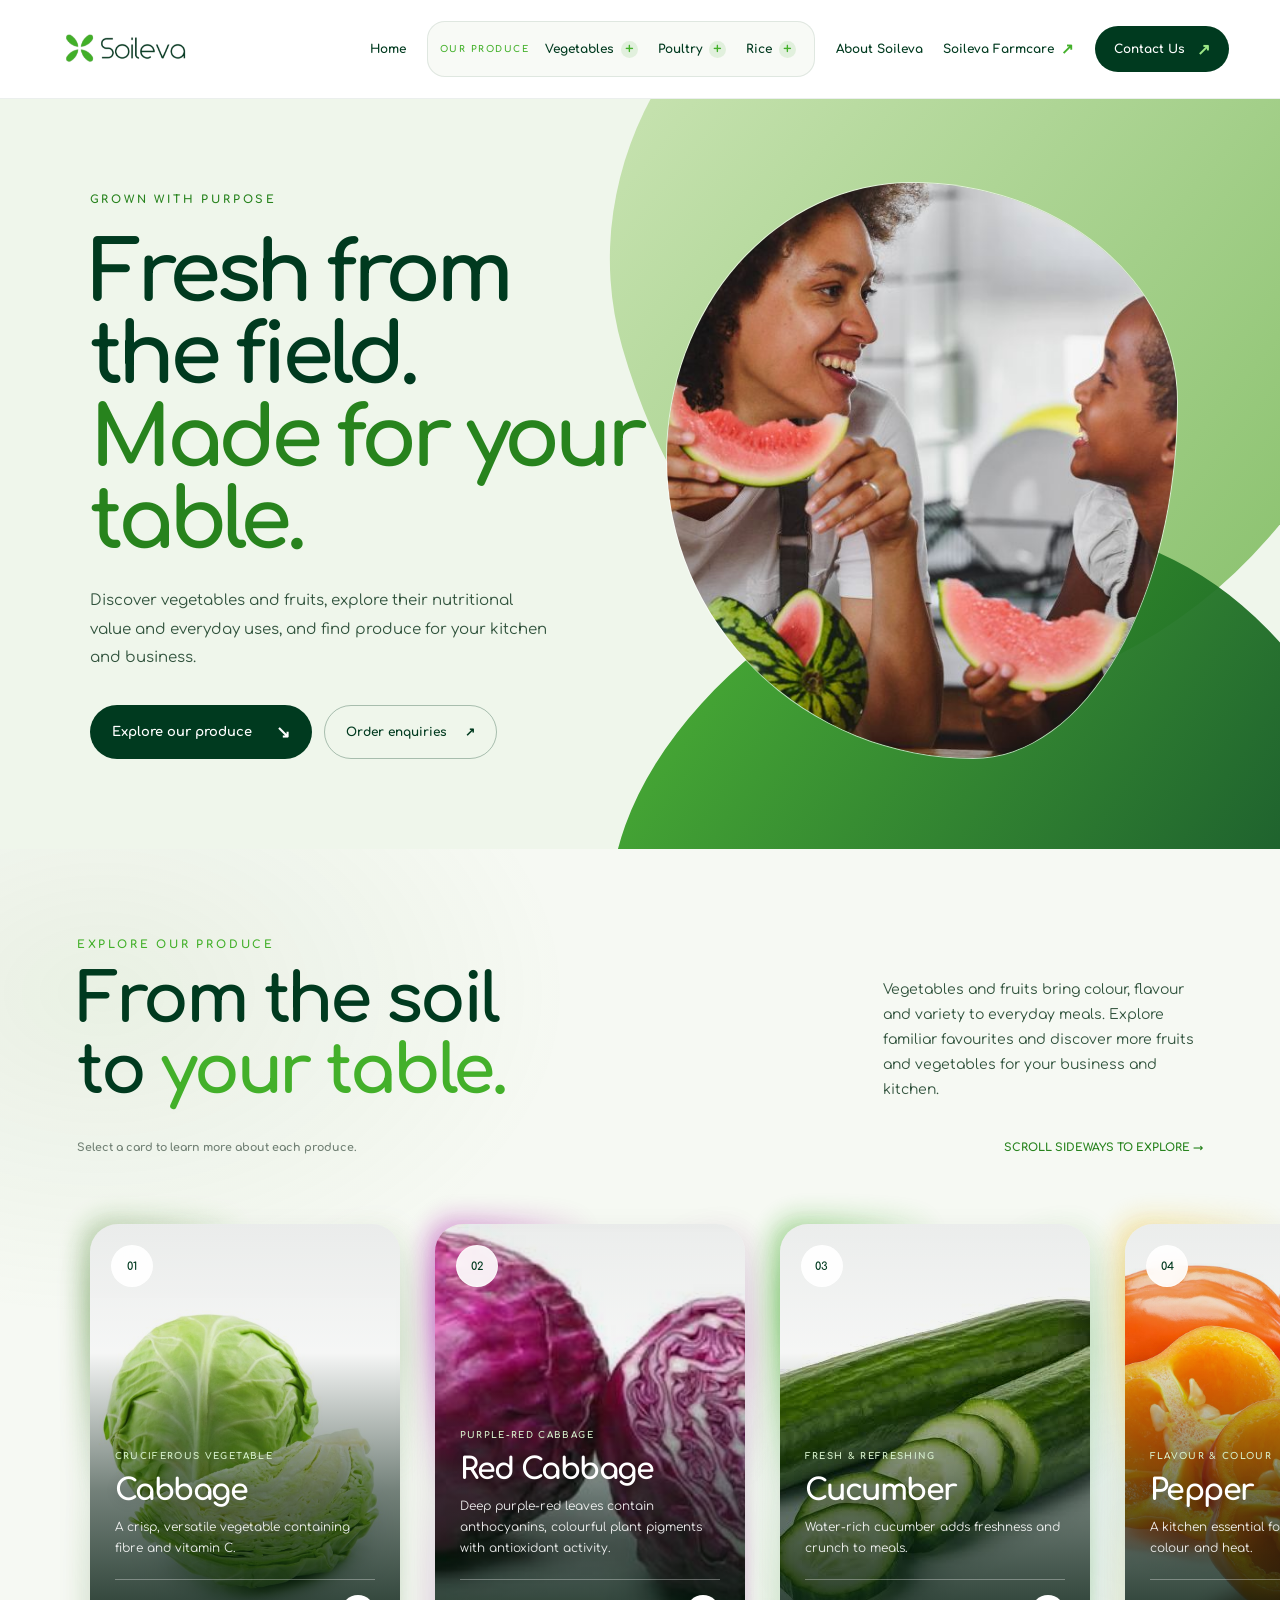
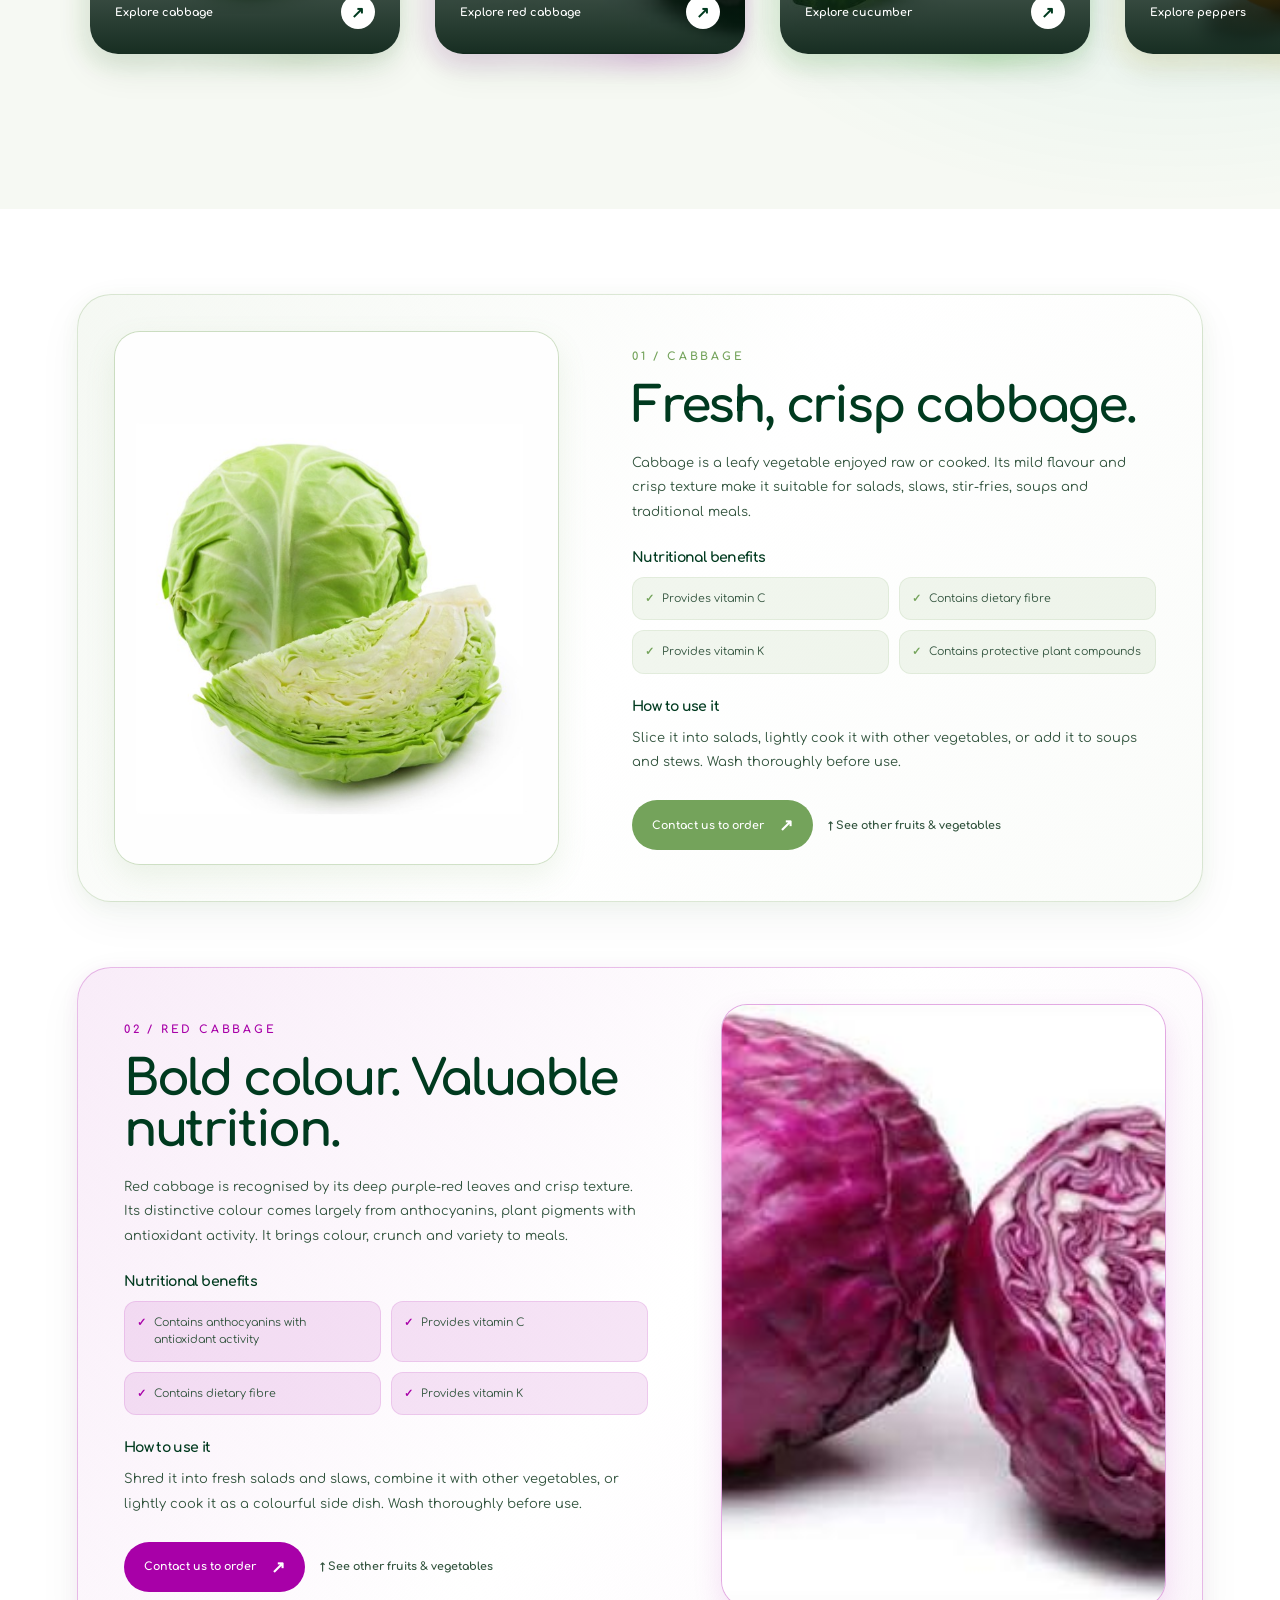
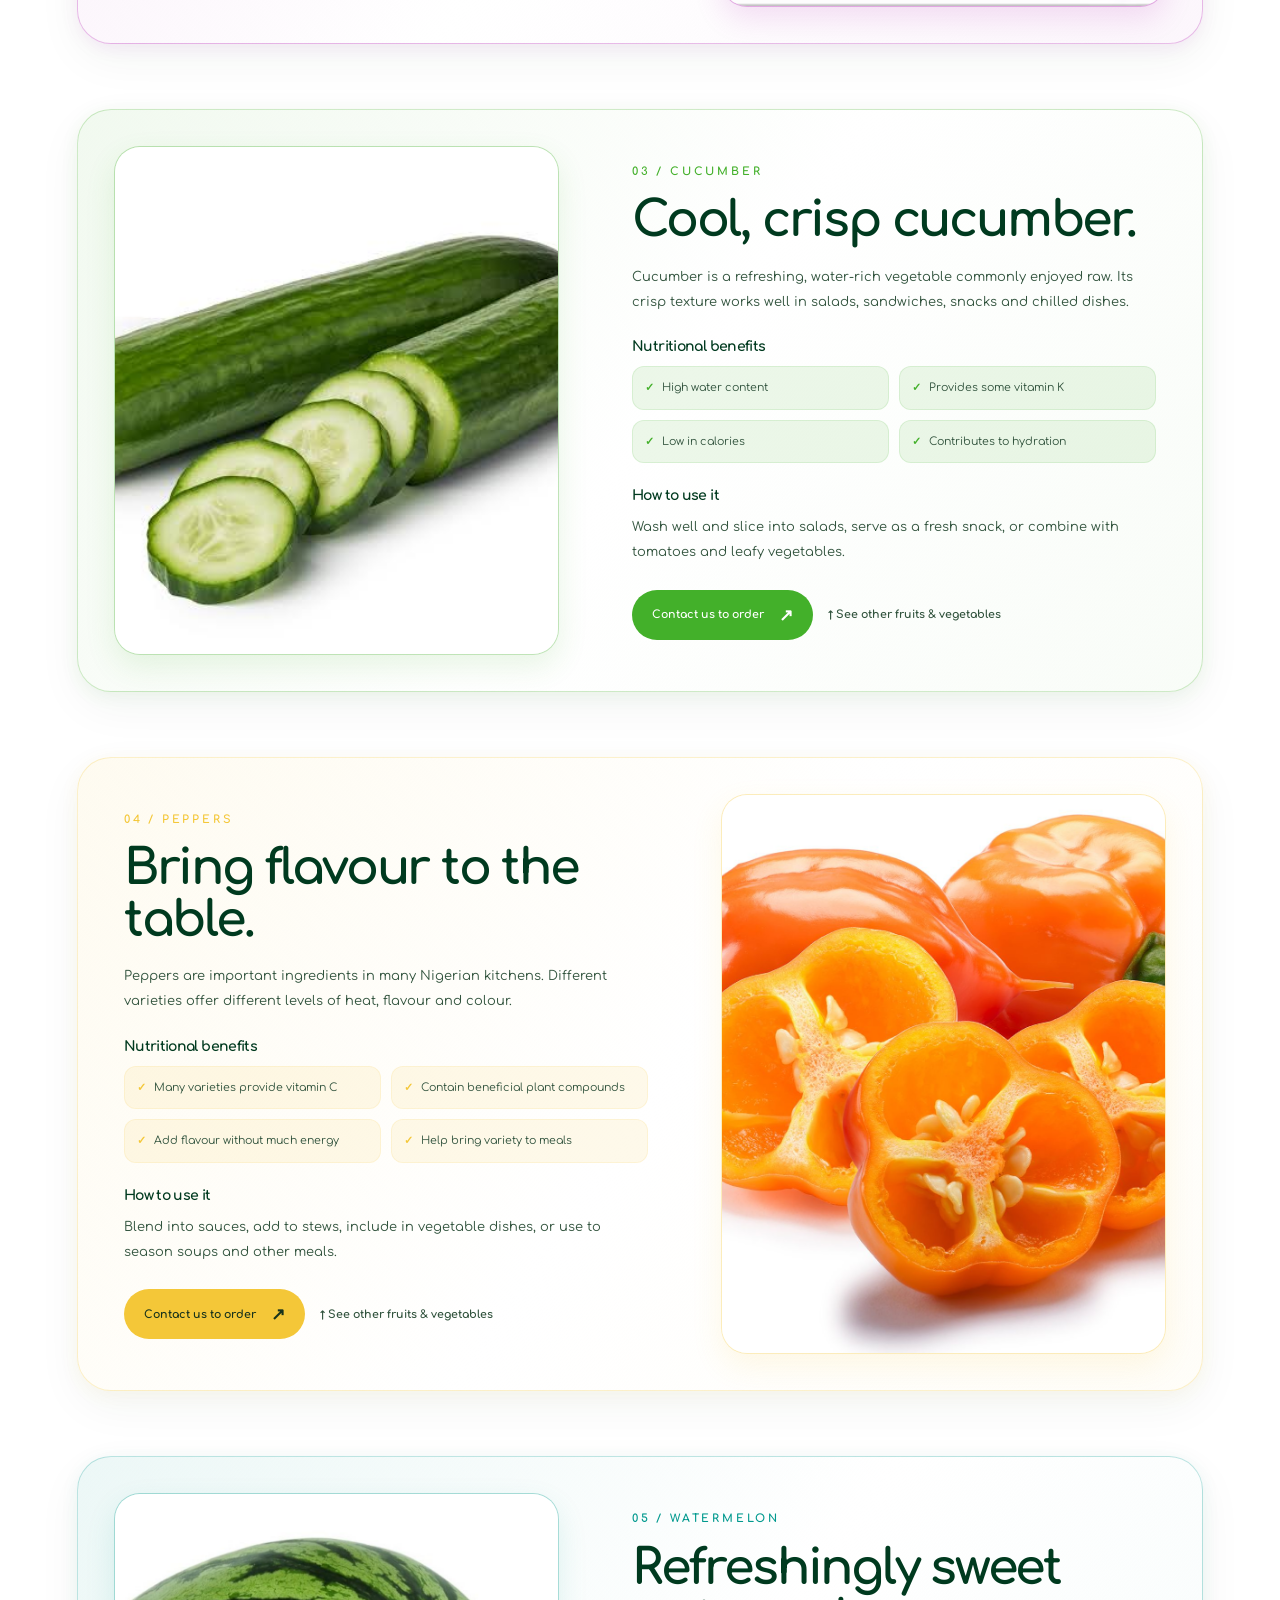
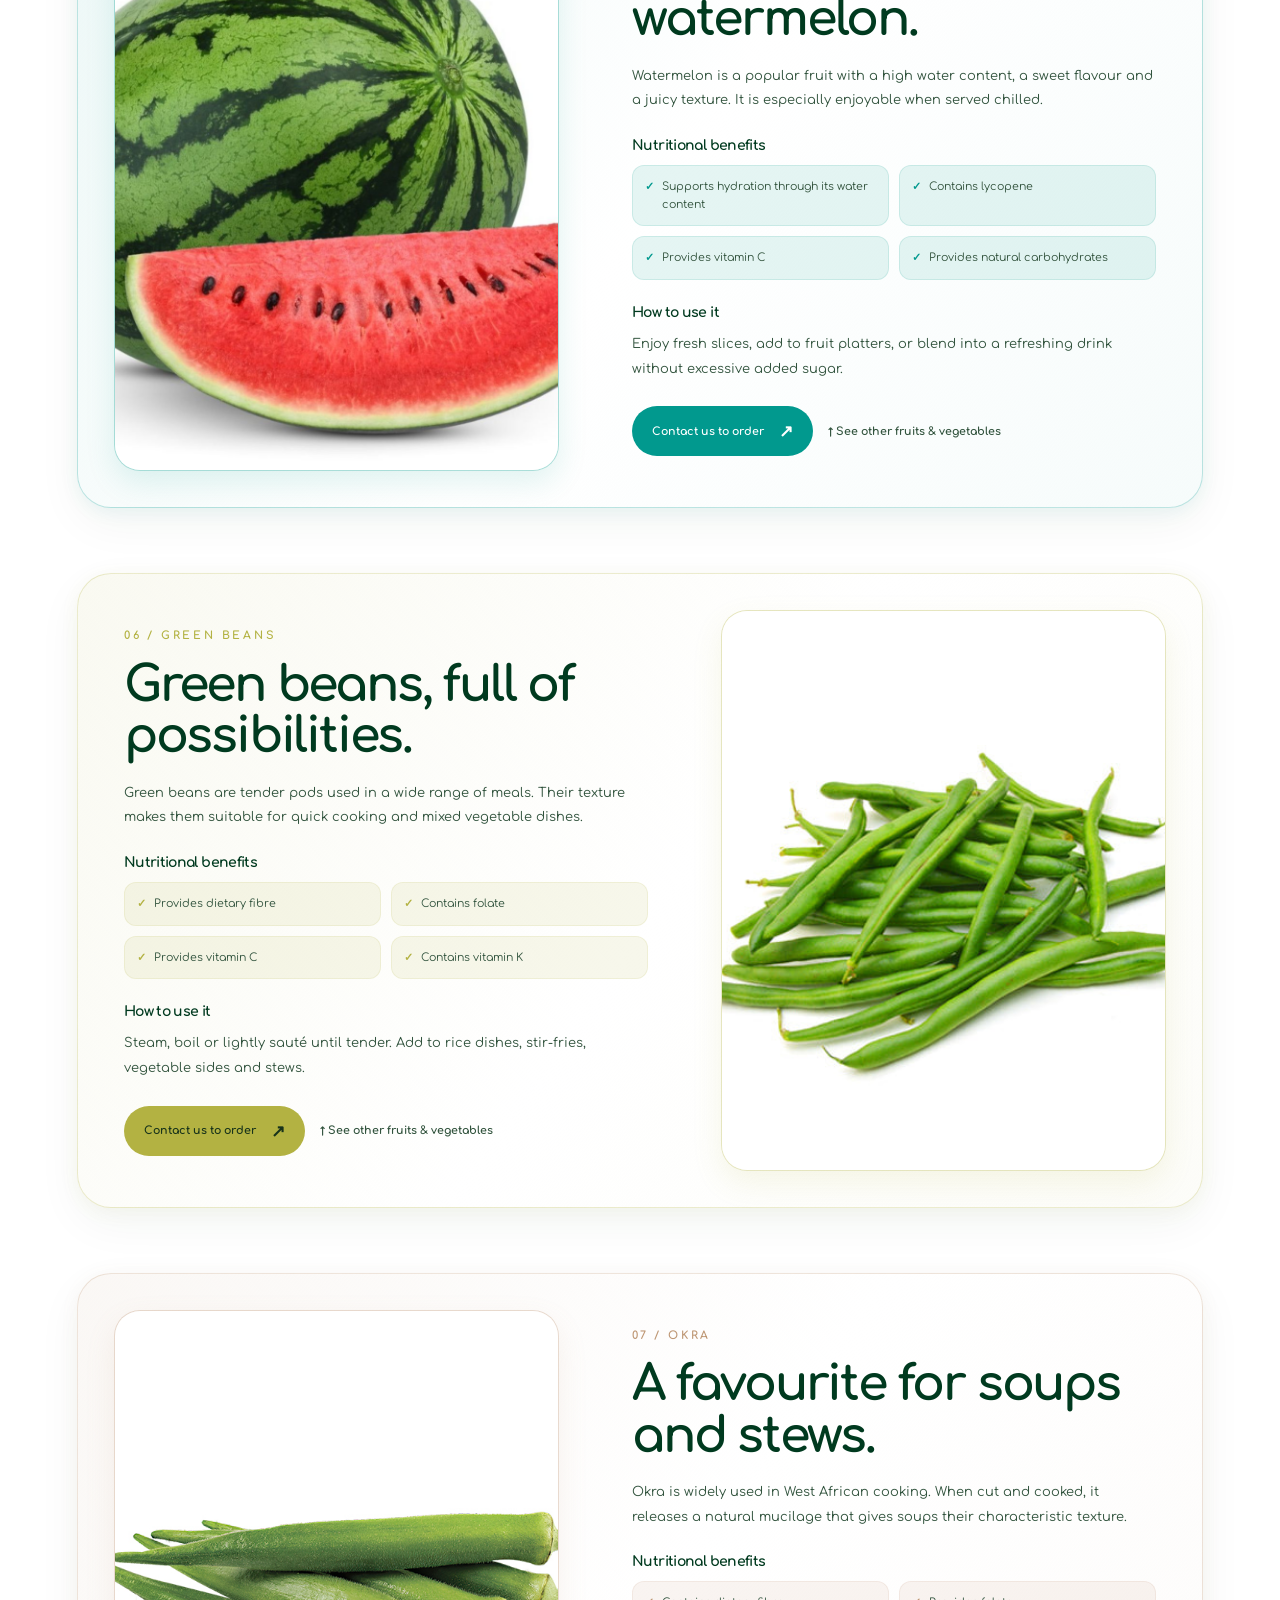
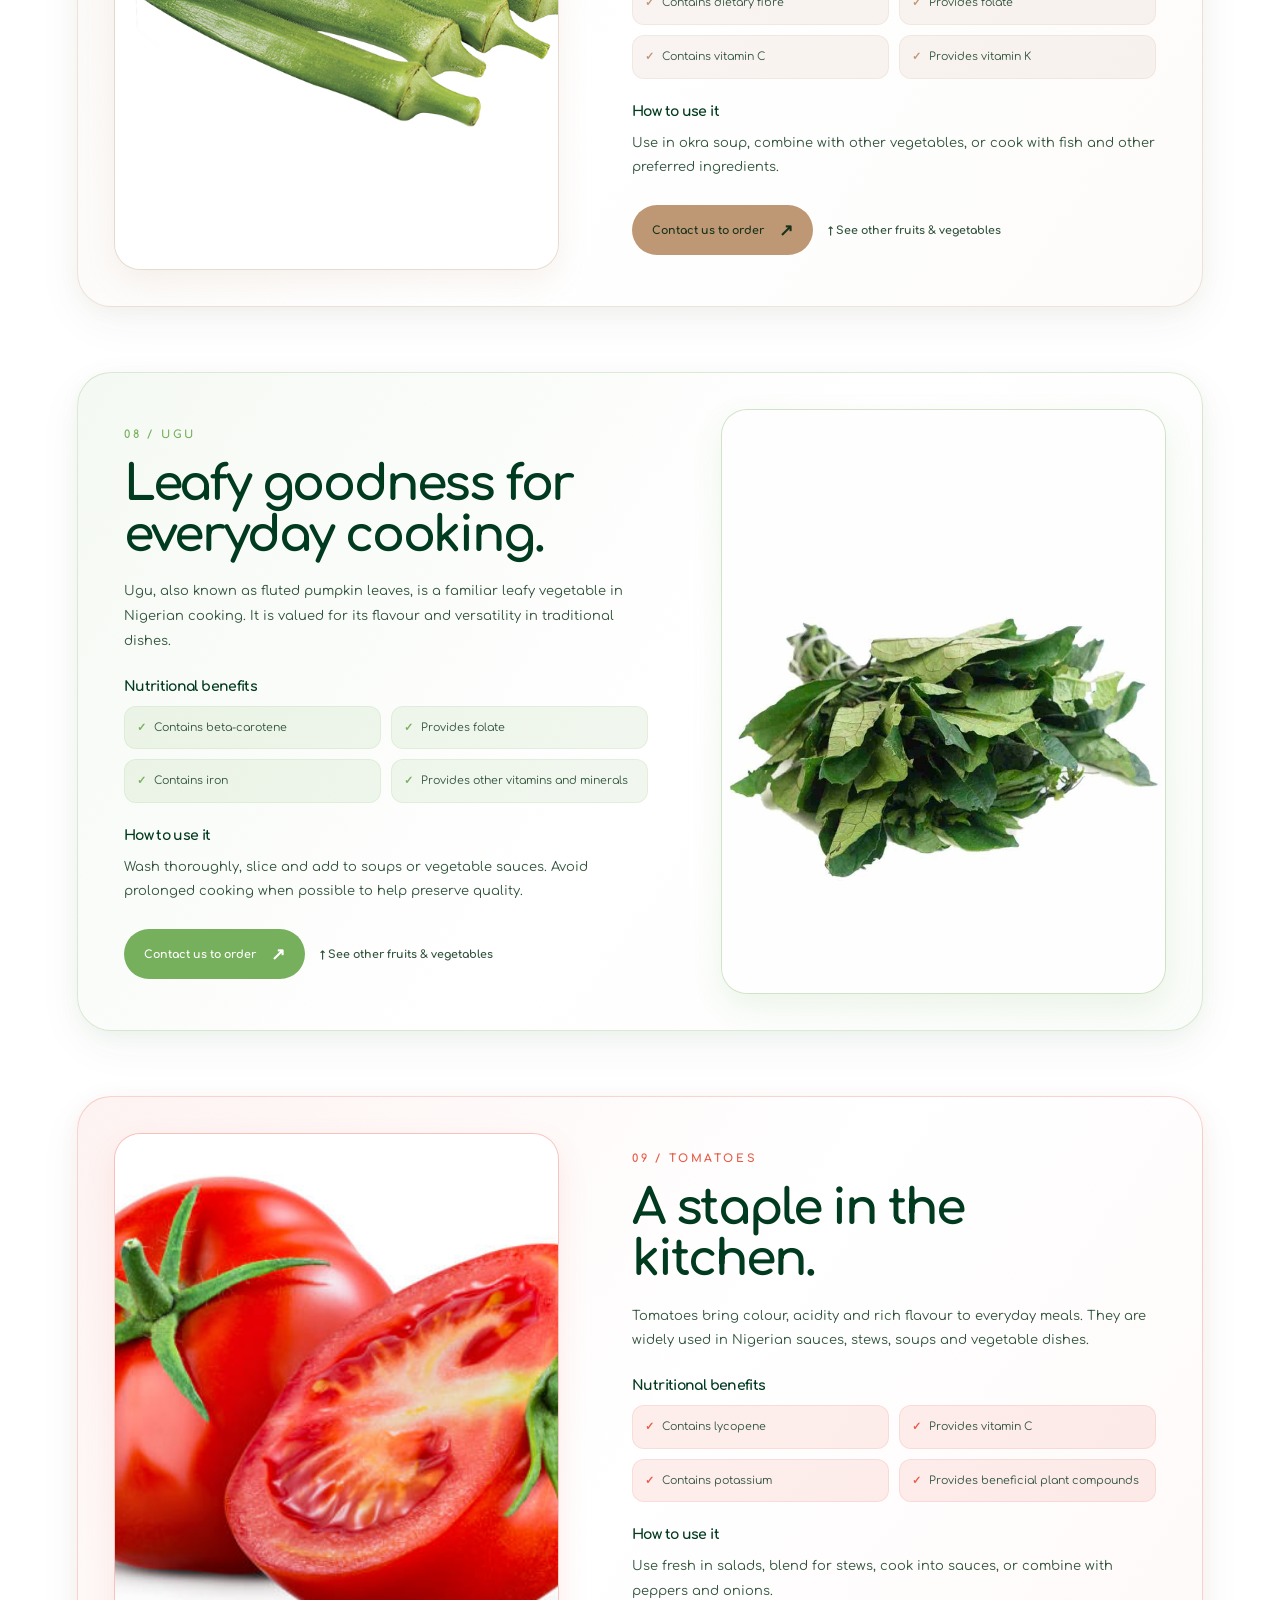
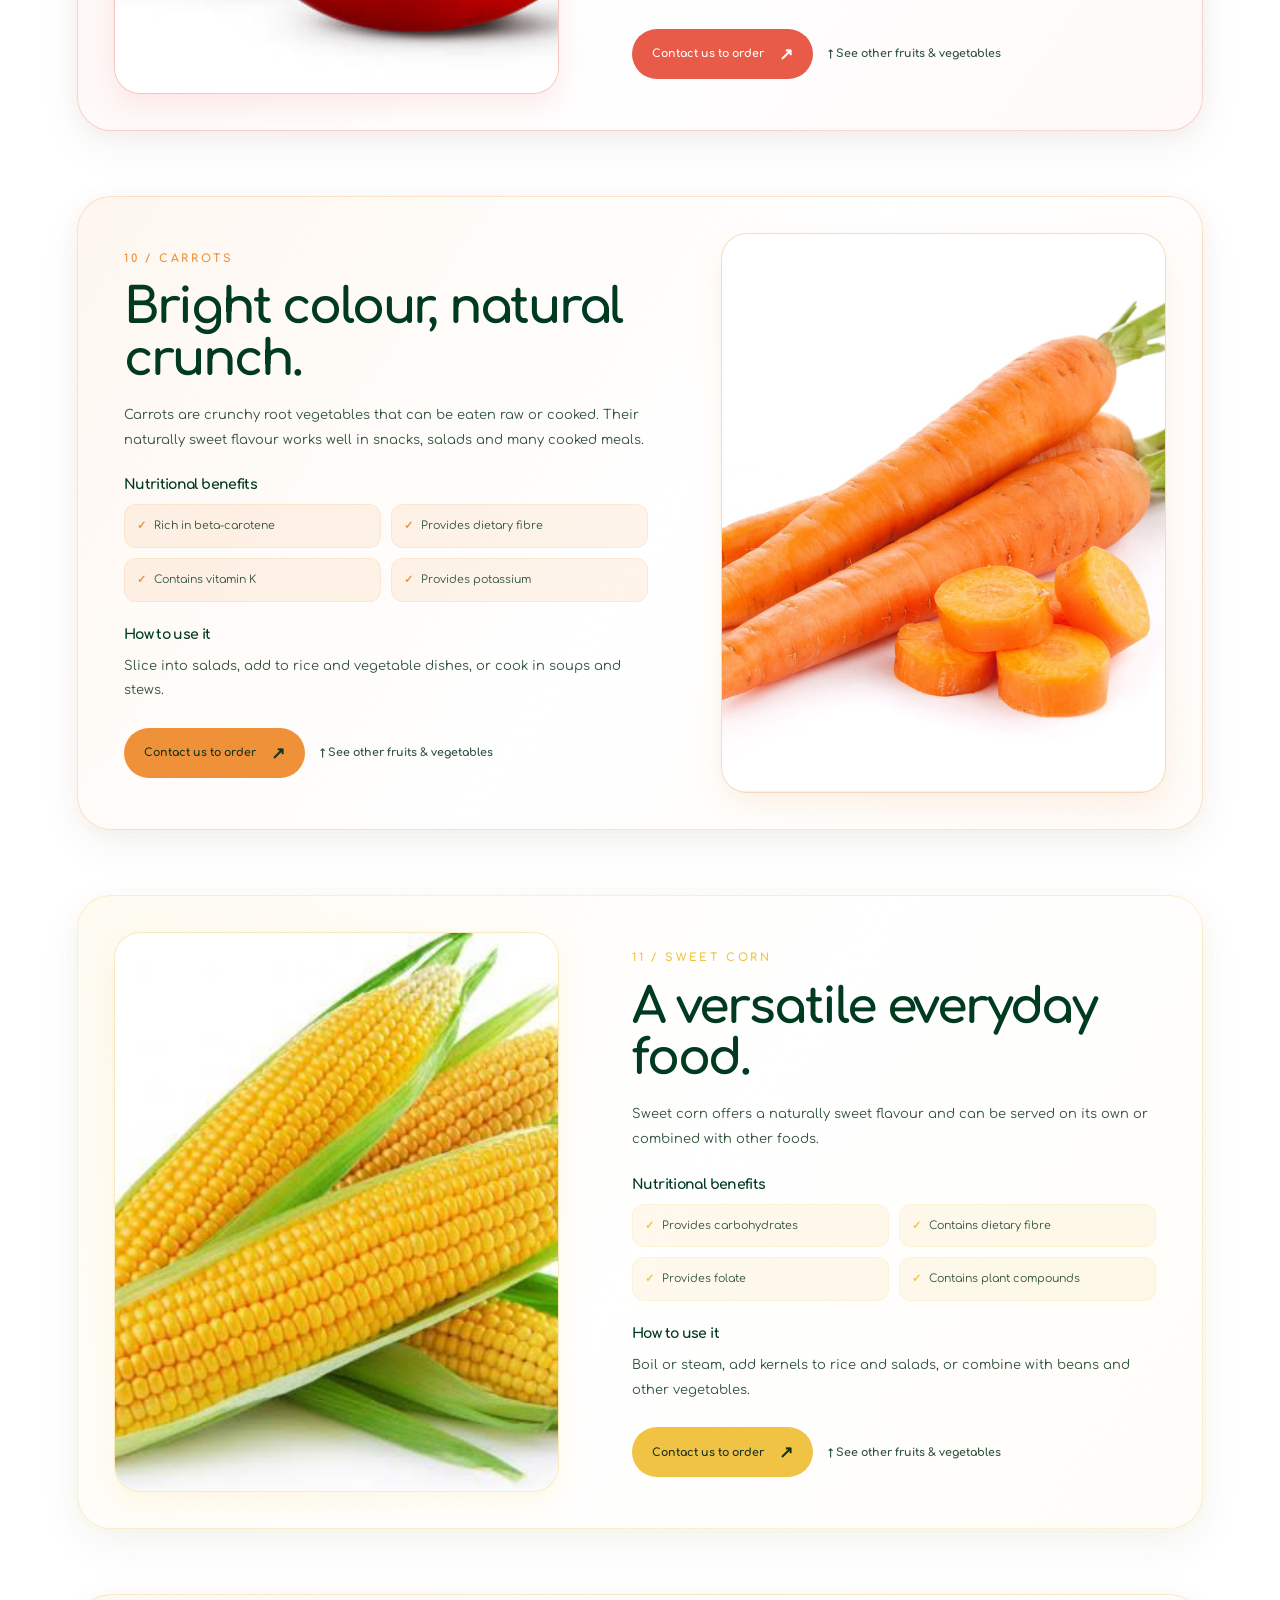
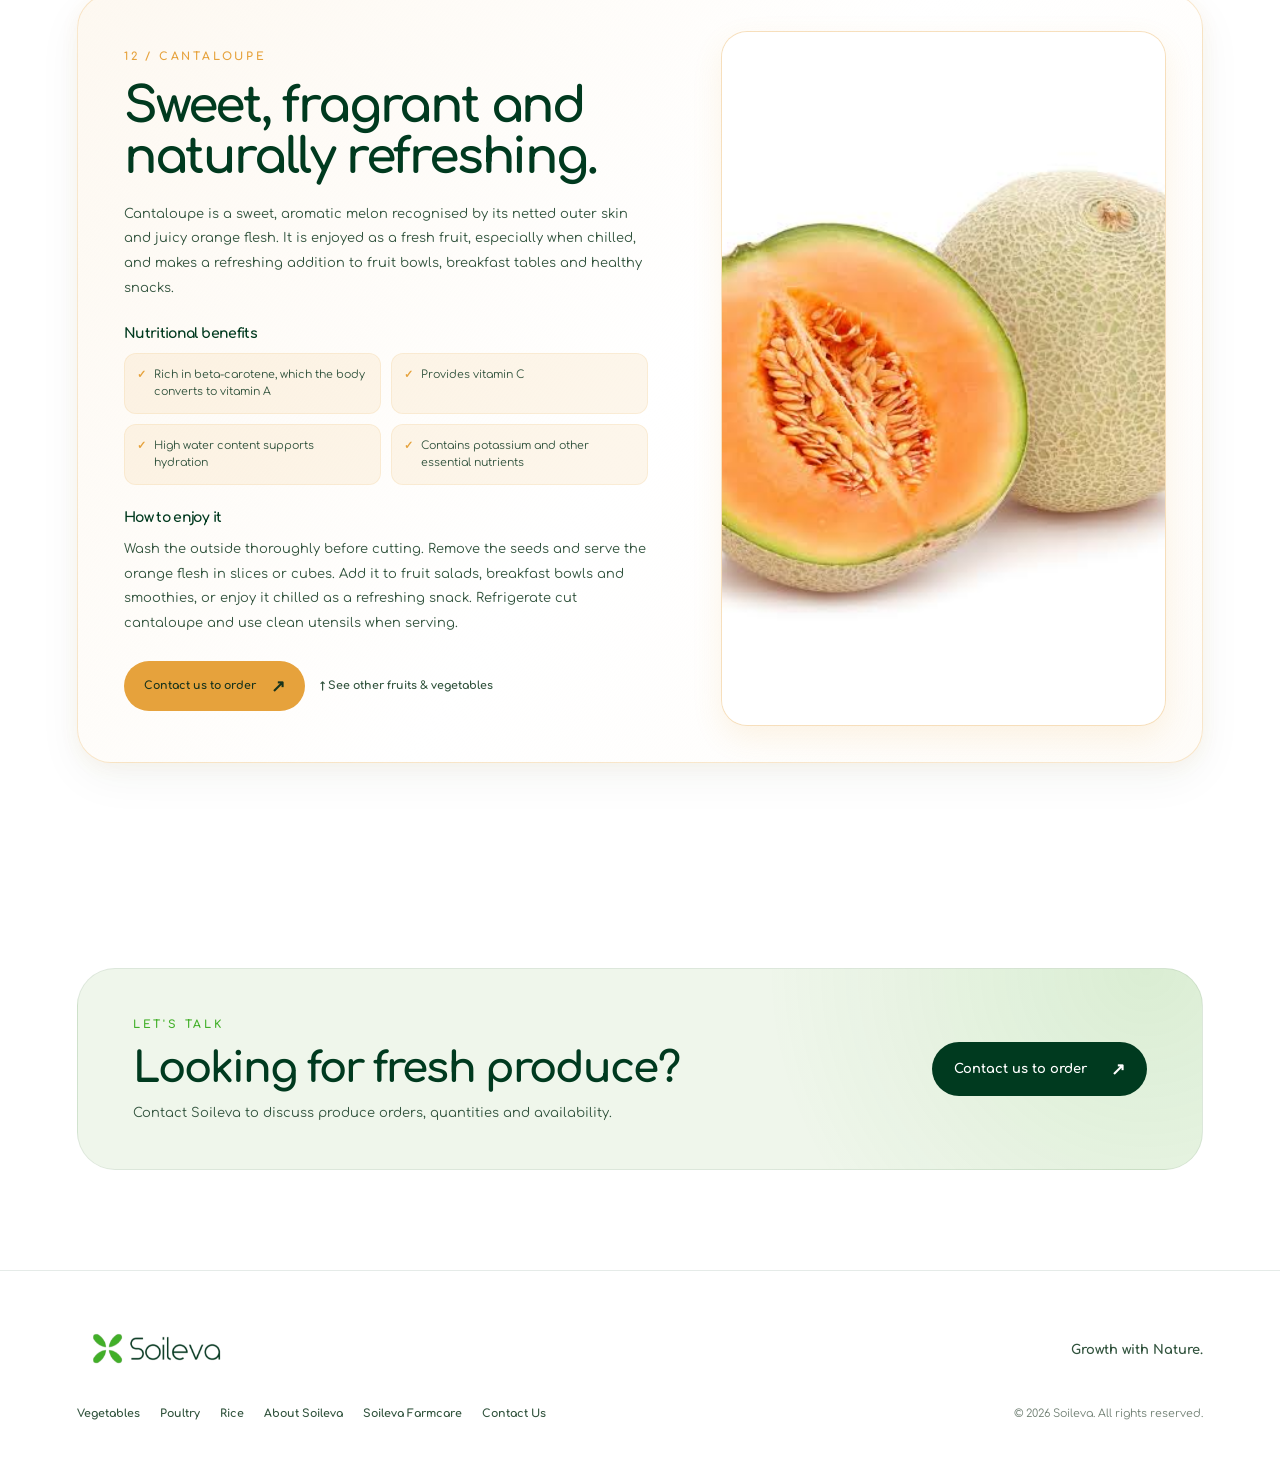
<file: vegetables.html>
<!DOCTYPE html>
<html lang="en">
<head>
  <meta charset="UTF-8">
  <meta name="viewport" content="width=device-width, initial-scale=1.0">

  <title>Fresh Vegetables & Fruits | Soileva — Growth with Nature</title>

  <meta name="description" content="Explore Soileva's vegetables and fruits, learn about their nutritional benefits and uses, and contact us to discuss orders and availability.">
  <meta name="theme-color" content="#003a1f">

  <link rel="preconnect" href="https://fonts.googleapis.com">
  <link rel="preconnect" href="https://fonts.gstatic.com" crossorigin>
  <link href="https://fonts.googleapis.com/css2?family=Comfortaa:wght@300;400;500;600;700&display=swap" rel="stylesheet">

  <link rel="stylesheet" href="style.css">

  <style>
    /* ========================================
       BRAND LOGO
    ======================================== */

    .brand-logo {
      display: block;
      width: 150px;
      max-width: 100%;
      height: auto;
      object-fit: contain;
    }

    .footer-brand .brand-logo {
      width: 160px;
    }

    /* ========================================
       HERO
    ======================================== */

    .vegetable-hero {
      position: relative;
      display: flex;
      align-items: center;
      min-height: 650px;
      padding: 90px max(7%, calc((100% - 1280px) / 2));
      overflow: hidden;
      isolation: isolate;
      background: #eff6eb;
    }

    .vegetable-hero::before {
      position: absolute;
      z-index: -3;
      top: -210px;
      right: -130px;
      width: 790px;
      height: 790px;
      content: "";
      border-radius: 48% 52% 63% 37% / 44% 39% 61% 56%;
      background: linear-gradient(145deg, #cfe7b9, #82bd65);
      transform: rotate(-16deg);
    }

    .vegetable-hero::after {
      position: absolute;
      z-index: -2;
      right: -90px;
      bottom: -350px;
      width: 760px;
      height: 650px;
      content: "";
      border-radius: 60% 40% 35% 65% / 45% 55% 45% 55%;
      background: linear-gradient(145deg, #43b02a, #003a1f);
      opacity: 0.94;
      transform: rotate(-20deg);
    }

    .hero-colour-shape {
      position: absolute;
      z-index: -1;
      top: 110px;
      right: 16%;
      width: 180px;
      height: 250px;
      border-radius: 75% 25% 65% 35% / 45% 55% 45% 55%;
      background: rgba(255, 255, 255, 0.32);
      transform: rotate(32deg);
    }

    .hero-image-placeholder {
      position: absolute;
      z-index: -1;
      top: 11%;
      right: 8%;
      width: 40%;
      height: 77%;
      overflow: hidden;
      border: 1px solid rgba(255, 255, 255, 0.6);
      border-radius: 48% 52% 40% 60% / 48% 38% 62% 52%;
      background: rgba(255, 255, 255, 0.12);
    }

    .hero-image-placeholder img {
      width: 100%;
      height: 100%;
      object-fit: cover;
    }

    .hero-image-placeholder img[src=""],
    .hero-image-placeholder img:not([src]) {
      display: none;
    }

    .vegetable-hero-content {
      position: relative;
      z-index: 2;
      max-width: 660px;
    }

    .vegetable-hero-content .eyebrow {
      display: inline-block;
      margin-bottom: 24px;
      color: #27831d;
    }

    .vegetable-hero-content h1 {
      margin: 0 0 25px;
      font-size: clamp(48px, 6.5vw, 86px);
      font-weight: 900;
      line-height: 0.99;
      letter-spacing: -0.06em;
    }

    .vegetable-hero-content h1 span {
      color: #27831d;
    }

    .vegetable-hero-content p {
      max-width: 465px;
      margin-bottom: 32px;
      color: #31533d;
      font-size: 15px;
      line-height: 1.9;
    }

    .hero-actions {
      display: flex;
      flex-wrap: wrap;
      gap: 12px;
    }

    .button-outline {
      display: inline-flex;
      align-items: center;
      justify-content: center;
      gap: 18px;
      padding: 16px 21px;
      border: 1px solid rgba(0, 58, 31, 0.3);
      border-radius: 100px;
      color: #003a1f;
      font-size: 12px;
      font-weight: 800;
      transition: background 0.2s ease, transform 0.2s ease;
    }

    .button-outline:hover {
      background: #ffffff;
      transform: translateY(-3px);
    }

    /* ========================================
       INTRODUCTION
    ======================================== */

    .vegetable-intro {
      padding-top: 105px;
      padding-bottom: 70px;
    }

    .vegetable-intro-grid {
      display: grid;
      grid-template-columns: 1.05fr 0.95fr;
      align-items: start;
      gap: 9%;
    }

    .vegetable-intro h2 {
      margin: 15px 0 0;
      font-size: clamp(36px, 4.8vw, 62px);
      font-weight: 900;
      line-height: 1.08;
    }

    .vegetable-intro h2 span {
      color: #43b02a;
    }

    .vegetable-intro-copy {
      padding-top: 10px;
    }

    .vegetable-intro-copy p {
      margin-bottom: 17px;
      color: #31533d;
      font-size: 14px;
      line-height: 1.9;
    }

    /* ========================================
       PRODUCE COLLECTION
    ======================================== */

    .vegetable-collection {
      position: relative;
      padding: 85px 0 105px;
      overflow: hidden;
      background:
        radial-gradient(ellipse at 8% 15%, rgba(116, 163, 91, 0.10), transparent 28%),
        radial-gradient(ellipse at 92% 70%, rgba(1, 153, 142, 0.07), transparent 30%),
        #f6f9f3;
    }

    .vegetable-collection .section-heading {
      padding: 0 6%;
    }

    .collection-guide {
      display: flex;
      align-items: center;
      justify-content: space-between;
      gap: 20px;
      margin: -30px 6% 35px;
      color: #718074;
      font-size: 11px;
      font-weight: 700;
    }

    .collection-guide span:last-child {
      color: #27831d;
    }

    /* Horizontal scrolling */

    .vegetable-card-track {
      display: flex;
      gap: 35px;
      padding: 35px 7% 50px;
      overflow-x: auto;
      overflow-y: hidden;
      scroll-snap-type: x mandatory;
      scroll-padding-left: 7%;
      overscroll-behavior-x: contain;
      scrollbar-width: thin;
      scrollbar-color: #8ab879 #e3ecde;
      -webkit-overflow-scrolling: touch;
    }

    .vegetable-card-track::-webkit-scrollbar {
      height: 7px;
    }

    .vegetable-card-track::-webkit-scrollbar-track {
      border-radius: 10px;
      background: #e3ecde;
    }

    .vegetable-card-track::-webkit-scrollbar-thumb {
      border-radius: 10px;
      background: #8ab879;
    }

    /* ========================================
       PRODUCE CARD DESIGN
    ======================================== */

    .vegetable-card {
      --produce-colour: 67, 176, 42;
      --produce-glow: 0.25;

      position: relative;
      display: flex;
      flex: 0 0 310px;
      flex-direction: column;
      min-height: 430px;
      isolation: isolate;
      overflow: visible;
      border-radius: 28px;
      color: #ffffff;
      text-decoration: none;
      scroll-snap-align: start;
      background: transparent;
      box-shadow: 0 15px 35px rgba(0, 58, 31, 0.10);
      transition: transform 0.35s ease, box-shadow 0.35s ease;
    }

    .vegetable-card::before {
      position: absolute;
      z-index: -2;
      inset: -13px;
      content: "";
      border-radius: 34px;
      pointer-events: none;
      background:
        radial-gradient(
          ellipse at 7% 19%,
          rgba(var(--produce-colour), calc(var(--produce-glow) * 1.4)),
          transparent 37%
        ),
        radial-gradient(
          ellipse at 96% 29%,
          rgba(var(--produce-colour), calc(var(--produce-glow) * 0.65)),
          transparent 32%
        ),
        radial-gradient(
          ellipse at 65% 103%,
          rgba(var(--produce-colour), calc(var(--produce-glow) * 0.9)),
          transparent 38%
        ),
        radial-gradient(
          ellipse at 18% 88%,
          rgba(var(--produce-colour), calc(var(--produce-glow) * 0.55)),
          transparent 32%
        );
      filter: blur(10px);
      opacity: 0.95;
      transition: inset 0.35s ease, opacity 0.35s ease, filter 0.35s ease;
    }

    .vegetable-card::after {
      position: absolute;
      z-index: -1;
      inset: -5px;
      content: "";
      border-radius: 31px;
      pointer-events: none;
      background:
        radial-gradient(
          ellipse at 0% 25%,
          rgba(var(--produce-colour), 0.17),
          transparent 38%
        ),
        radial-gradient(
          ellipse at 100% 78%,
          rgba(var(--produce-colour), 0.12),
          transparent 34%
        );
      filter: blur(5px);
    }

    .vegetable-card:hover {
      transform: translateY(-8px);
      box-shadow: 0 25px 45px rgba(0, 58, 31, 0.18);
    }

    .vegetable-card:hover::before {
      inset: -17px;
      filter: blur(13px);
      opacity: 1;
    }

    .vegetable-card-image {
      position: absolute;
      inset: 0;
      z-index: 0;
      overflow: hidden;
      border-radius: 28px;
      background: #e7efe2;
    }

    .vegetable-card-image img {
      display: block;
      width: 100%;
      height: 100%;
      object-fit: cover;
      transition: transform 0.7s ease;
    }

    .vegetable-card:hover .vegetable-card-image img {
      transform: scale(1.07);
    }

    .vegetable-card-image::after {
      position: absolute;
      inset: 0;
      content: "";
      background:
        linear-gradient(
          180deg,
          rgba(0, 25, 12, 0.08) 0%,
          rgba(0, 25, 12, 0.04) 30%,
          rgba(0, 25, 12, 0.55) 62%,
          rgba(0, 25, 12, 0.91) 100%
        );
      pointer-events: none;
    }

    .vegetable-card-number {
      position: absolute;
      top: 21px;
      left: 21px;
      z-index: 3;
      display: grid;
      place-items: center;
      width: 42px;
      height: 42px;
      border: 1px solid rgba(255, 255, 255, 0.58);
      border-radius: 50%;
      background: rgba(255, 255, 255, 0.90);
      color: #003a1f;
      font-size: 11px;
      font-weight: 900;
      backdrop-filter: blur(8px);
    }

    .vegetable-card-body {
      position: relative;
      z-index: 2;
      display: flex;
      flex: 1;
      flex-direction: column;
      align-items: flex-start;
      justify-content: flex-end;
      min-height: 430px;
      padding: 28px 25px 25px;
      border-radius: 28px;
      background: transparent;
    }

    .vegetable-card-category {
      display: inline-block;
      max-width: 100%;
      margin-bottom: 12px;
      color: #d9f3ce;
      font-size: 9px;
      font-weight: 900;
      letter-spacing: 1.35px;
      line-height: 1.6;
      text-transform: uppercase;
    }

    .vegetable-card h3 {
      margin: 0 0 10px;
      color: #ffffff;
      font-size: 30px;
      font-weight: 900;
      line-height: 1.08;
      letter-spacing: -0.05em;
      text-shadow: 0 2px 12px rgba(0, 0, 0, 0.15);
    }

    .vegetable-card p {
      max-width: 255px;
      margin: 0 0 20px;
      color: rgba(255, 255, 255, 0.90);
      font-size: 12px;
      line-height: 1.75;
    }

    .vegetable-card-link {
      display: inline-flex;
      align-items: center;
      justify-content: space-between;
      gap: 12px;
      width: 100%;
      padding-top: 15px;
      border-top: 1px solid rgba(255, 255, 255, 0.32);
      color: #ffffff;
      font-size: 11px;
      font-weight: 900;
    }

    .vegetable-card-link span {
      display: grid;
      place-items: center;
      width: 34px;
      height: 34px;
      flex-shrink: 0;
      border-radius: 50%;
      background: #ffffff;
      color: #003a1f;
      font-size: 16px;
      transition: transform 0.25s ease, background 0.25s ease;
    }

    .vegetable-card:hover .vegetable-card-link span {
      transform: rotate(45deg);
      background: #d9f3ce;
    }

    /* ========================================
       INDIVIDUAL PRODUCE CARD COLOURS
    ======================================== */

    .card-cabbage-one {
      --produce-colour: 116, 163, 91;
      --produce-glow: 0.29;
    }

    .card-cabbage-two {
      --produce-colour: 168, 0, 168;
      --produce-glow: 0.24;
    }

    .card-cucumber {
      --produce-colour: 67, 176, 42;
      --produce-glow: 0.30;
    }

    .card-pepper {
      --produce-colour: 244, 199, 56;
      --produce-glow: 0.28;
    }

    .card-watermelon {
      --produce-colour: 1, 153, 142;
      --produce-glow: 0.30;
    }

    .card-green-beans {
      --produce-colour: 179, 178, 66;
      --produce-glow: 0.27;
    }

    .card-okra {
      --produce-colour: 190, 151, 116;
      --produce-glow: 0.25;
    }

    .card-ugu {
      --produce-colour: 119, 176, 93;
      --produce-glow: 0.30;
    }

    .card-tomatoes {
      --produce-colour: 231, 91, 72;
      --produce-glow: 0.29;
    }

    .card-carrots {
      --produce-colour: 239, 145, 57;
      --produce-glow: 0.30;
    }

    .card-corn {
      --produce-colour: 240, 195, 69;
      --produce-glow: 0.30;
    }

    .card-melon {
      --produce-colour: 230, 162, 60;
      --produce-glow: 0.29;
    }

    /* ========================================
       PRODUCE DETAILS
    ======================================== */

    .produce-details {
      padding: 20px 6% 90px;
      background: #ffffff;
    }

    .produce-detail {
      --detail-colour: #43b02a;
      --detail-rgb: 67, 176, 42;

      display: grid;
      grid-template-columns: 0.9fr 1.1fr;
      align-items: stretch;
      gap: 6%;
      max-width: 1280px;
      margin: 65px auto;
      padding: 36px;
      border: 1px solid rgba(var(--detail-rgb), 0.25);
      border-radius: 34px;
      background:
        linear-gradient(
          125deg,
          rgba(var(--detail-rgb), 0.075),
          #ffffff 52%,
          rgba(var(--detail-rgb), 0.035)
        );
      box-shadow:
        0 15px 45px rgba(0, 58, 31, 0.05),
        0 4px 18px rgba(var(--detail-rgb), 0.07);
      scroll-margin-top: 35px;
    }

    .produce-detail:nth-child(even) {
      grid-template-columns: 1.1fr 0.9fr;
    }

    .produce-detail:nth-child(even) .produce-detail-image {
      order: 2;
    }

    .produce-detail-image {
      position: relative;
      min-height: 350px;
      overflow: hidden;
      border: 1px solid rgba(var(--detail-rgb), 0.20);
      border-radius: 26px;
      background: rgba(var(--detail-rgb), 0.16);
      box-shadow: 0 12px 30px rgba(var(--detail-rgb), 0.12);
    }

    .produce-detail-image img {
      position: absolute;
      inset: 0;
      width: 100%;
      height: 100%;
      object-fit: cover;
    }

    .produce-detail-copy {
      align-self: center;
      padding: 15px 10px;
    }

    .produce-detail-copy .eyebrow {
      display: inline-block;
      margin-bottom: 15px;
      color: var(--detail-colour);
      font-weight: 900;
    }

    .produce-detail-copy h2 {
      margin: 0 0 18px;
      font-size: clamp(32px, 4vw, 49px);
      font-weight: 900;
      line-height: 1.05;
      text-decoration-color: rgba(var(--detail-rgb), 0.35);
      text-decoration-thickness: 4px;
      text-underline-offset: 6px;
    }

    .produce-detail-copy > p {
      margin-bottom: 20px;
      color: #31533d;
      font-size: 13px;
      line-height: 1.9;
    }

    .benefit-heading {
      margin: 25px 0 12px;
      font-size: 14px;
      font-weight: 900;
    }

    .benefit-list {
      display: grid;
      grid-template-columns: repeat(2, minmax(0, 1fr));
      gap: 10px;
      margin: 0 0 22px;
      padding: 0;
      list-style: none;
    }

    .benefit-list li {
      position: relative;
      padding: 12px 12px 12px 29px;
      border: 1px solid rgba(var(--detail-rgb), 0.12);
      border-radius: 12px;
      background: rgba(var(--detail-rgb), 0.10);
      color: #31533d;
      font-size: 11px;
      line-height: 1.6;
    }

    .benefit-list li::before {
      position: absolute;
      top: 12px;
      left: 12px;
      content: "✓";
      color: var(--detail-colour);
      font-weight: 900;
    }

    .produce-detail-actions {
      display: flex;
      flex-wrap: wrap;
      align-items: center;
      gap: 15px;
      margin-top: 25px;
    }

    .produce-detail-actions .button {
      gap: 15px;
      padding: 15px 20px;
      font-size: 11px;
    }

    .produce-detail-actions .button-green {
      border-color: var(--detail-colour);
      background: var(--detail-colour);
      color: #ffffff;
    }

    #peppers .produce-detail-actions .button-green,
    #green-beans .produce-detail-actions .button-green,
    #okra .produce-detail-actions .button-green,
    #carrots .produce-detail-actions .button-green,
    #corn .produce-detail-actions .button-green,
    #cantaloupe .produce-detail-actions .button-green {
      color: #18331b;
    }

    .produce-detail-actions .button-green:hover {
      filter: brightness(0.94);
    }

    .back-to-collection {
      display: inline-flex;
      align-items: center;
      gap: 8px;
      color: #31533d;
      font-size: 11px;
      font-weight: 900;
    }

    .back-to-collection:hover {
      color: var(--detail-colour);
    }

    /* Individual detail section colour mappings */

    #cabbage {
      --detail-colour: #74a35b;
      --detail-rgb: 116, 163, 91;
    }

    #cabbage-purple {
      --detail-colour: #a800a8;
      --detail-rgb: 168, 0, 168;
    }

    #cucumber {
      --detail-colour: #43b02a;
      --detail-rgb: 67, 176, 42;
    }

    #peppers {
      --detail-colour: #f4c738;
      --detail-rgb: 244, 199, 56;
    }

    #watermelon {
      --detail-colour: #01998e;
      --detail-rgb: 1, 153, 142;
    }

    #green-beans {
      --detail-colour: #b3b242;
      --detail-rgb: 179, 178, 66;
    }

    #okra {
      --detail-colour: #be9774;
      --detail-rgb: 190, 151, 116;
    }

    #ugu {
      --detail-colour: #77b05d;
      --detail-rgb: 119, 176, 93;
    }

    #tomatoes {
      --detail-colour: #e75b48;
      --detail-rgb: 231, 91, 72;
    }

    #carrots {
      --detail-colour: #ef9139;
      --detail-rgb: 239, 145, 57;
    }

    #corn {
      --detail-colour: #f0c345;
      --detail-rgb: 240, 195, 69;
    }

    #cantaloupe {
      --detail-colour: #e6a23c;
      --detail-rgb: 230, 162, 60;
    }

    /* ========================================
       CONTACT
    ======================================== */

    .vegetable-contact {
      padding-top: 50px;
      padding-bottom: 100px;
    }

    .vegetable-contact .contact-pill {
      background:
        radial-gradient(
          circle at 95% 0%,
          rgba(67, 176, 42, 0.12),
          transparent 35%
        ),
        #eff6eb;
    }

    /* ========================================
       RESPONSIVE
    ======================================== */

    @media (max-width: 900px) {
      .vegetable-hero {
        min-height: 600px;
        padding: 75px 6%;
      }

      .hero-image-placeholder {
        right: -8%;
        width: 55%;
        opacity: 0.6;
      }

      .vegetable-hero-content {
        max-width: 570px;
      }

      .vegetable-intro-grid {
        gap: 5%;
      }

      .produce-detail,
      .produce-detail:nth-child(even) {
        grid-template-columns: 1fr 1fr;
        gap: 25px;
        padding: 25px;
      }

      .produce-detail-image {
        min-height: 300px;
      }

      .produce-detail-copy h2 {
        font-size: 34px;
      }

      .vegetable-card {
        flex-basis: 290px;
      }

      .vegetable-card-track {
        gap: 32px;
      }
    }

    @media (max-width: 600px) {
      .brand-logo {
        width: 125px;
      }

      .footer-brand .brand-logo {
        width: 140px;
      }

      .vegetable-hero {
        min-height: 660px;
        padding: 75px 7%;
        align-items: flex-start;
      }

      .vegetable-hero::before {
        top: 180px;
        right: -250px;
        width: 600px;
        height: 600px;
      }

      .vegetable-hero::after {
        right: -240px;
        bottom: -280px;
        width: 580px;
        height: 480px;
      }

      .hero-image-placeholder {
        top: auto;
        right: -15px;
        bottom: 25px;
        width: 58%;
        height: 38%;
        opacity: 0.65;
      }

      .hero-colour-shape {
        top: 350px;
        right: 30%;
        width: 100px;
        height: 150px;
      }

      .vegetable-hero-content {
        max-width: 100%;
      }

      .vegetable-hero-content .eyebrow {
        margin-bottom: 20px;
      }

      .vegetable-hero-content h1 {
        font-size: clamp(45px, 12vw, 65px);
      }

      .vegetable-hero-content p {
        max-width: 330px;
        font-size: 13px;
        line-height: 1.8;
      }

      .hero-actions {
        align-items: flex-start;
        flex-direction: column;
      }

      .vegetable-intro {
        padding-top: 75px;
        padding-bottom: 45px;
      }

      .vegetable-intro-grid {
        grid-template-columns: 1fr;
        gap: 25px;
      }

      .vegetable-intro h2 {
        font-size: 43px;
      }

      .vegetable-intro-copy p {
        font-size: 13px;
      }

      .vegetable-collection {
        padding-top: 75px;
        padding-bottom: 75px;
      }

      .vegetable-collection .section-heading {
        margin-bottom: 50px;
      }

      .vegetable-collection .section-heading h2 {
        font-size: 42px;
      }

      .collection-guide {
        align-items: flex-start;
        flex-direction: column;
        gap: 7px;
        margin-top: -25px;
      }

      .vegetable-card-track {
        gap: 29px;
        padding: 32px 7% 42px;
        scroll-padding-left: 7%;
      }

      .vegetable-card {
        flex: 0 0 78vw;
        max-width: 330px;
        min-height: 420px;
      }

      .vegetable-card-body {
        min-height: 420px;
        padding: 24px 23px 23px;
      }

      .vegetable-card h3 {
        font-size: 29px;
      }

      .vegetable-card-number {
        top: 19px;
        left: 19px;
      }

      .vegetable-card::before {
        inset: -9px;
        filter: blur(8px);
      }

      .vegetable-card:hover::before {
        inset: -12px;
      }

      .produce-details {
        padding: 10px 5% 60px;
      }

      .produce-detail,
      .produce-detail:nth-child(even) {
        grid-template-columns: 1fr;
        gap: 22px;
        margin: 40px auto;
        padding: 16px;
        border-radius: 25px;
      }

      .produce-detail:nth-child(even) .produce-detail-image {
        order: 0;
      }

      .produce-detail-image {
        min-height: 290px;
      }

      .produce-detail-copy {
        padding: 10px 5px 15px;
      }

      .produce-detail-copy h2 {
        font-size: 37px;
      }

      .produce-detail-copy > p {
        font-size: 13px;
      }

      .benefit-list {
        gap: 8px;
      }

      .benefit-list li {
        padding: 11px 8px 11px 25px;
        font-size: 10px;
      }

      .benefit-list li::before {
        left: 9px;
      }

      .produce-detail-actions {
        align-items: stretch;
        flex-direction: column;
      }

      .produce-detail-actions .button {
        width: 100%;
      }

      .back-to-collection {
        padding: 10px 0;
      }

      .vegetable-contact {
        padding-top: 30px;
        padding-bottom: 70px;
      }
    }

    @media (prefers-reduced-motion: reduce) {
      .vegetable-card,
      .vegetable-card::before,
      .vegetable-card-image img,
      .vegetable-card-link span,
      .button-outline {
        transition: none;
      }
    }
  </style>
</head>

<body>

  <!-- SHARED NAVIGATION -->

  <header class="site-header">

    <a href="index.html" class="brand" aria-label="Soileva homepage">
      <img
        src="images/soileva-logo.png"
        alt="Soileva — Growth with Nature"
        class="brand-logo">
    </a>

    <button
      class="menu-toggle"
      id="menuToggle"
      type="button"
      aria-label="Open navigation"
      aria-expanded="false"
      aria-controls="mainNav">
      <span></span>
      <span></span>
    </button>

    <nav class="main-nav" id="mainNav" aria-label="Main navigation">

      <a class="nav-home" href="index.html">Home</a>

      <div class="nav-produce">

        <span class="nav-section-label">OUR PRODUCE</span>

        <div class="nav-dropdown">

          <button
            class="dropdown-toggle"
            type="button"
            aria-expanded="false"
            aria-controls="vegetablesDropdown">
            <span>Vegetables</span>
            <span class="dropdown-icon" aria-hidden="true">+</span>
          </button>

          <div class="dropdown-menu" id="vegetablesDropdown">
            <a href="vegetables.html">All Vegetables</a>
            <a href="vegetables.html#cabbage">Cabbage</a>
            <a href="vegetables.html#cabbage-purple">Red Cabbage</a>
            <a href="vegetables.html#cucumber">Cucumber</a>
            <a href="vegetables.html#peppers">Peppers</a>
            <a href="vegetables.html#watermelon">Watermelon</a>
            <a href="vegetables.html#cantaloupe">Cantaloupe</a>
          </div>

        </div>

        <div class="nav-dropdown">

          <button
            class="dropdown-toggle"
            type="button"
            aria-expanded="false"
            aria-controls="poultryDropdown">
            <span>Poultry</span>
            <span class="dropdown-icon" aria-hidden="true">+</span>
          </button>

          <div class="dropdown-menu" id="poultryDropdown">
            <a href="poultry.html">All Poultry</a>
            <a href="poultry.html#eggs">Eggs</a>
            <a href="poultry.html#broilers">Broilers</a>
          </div>

        </div>

        <div class="nav-dropdown">

          <button
            class="dropdown-toggle"
            type="button"
            aria-expanded="false"
            aria-controls="riceDropdown">
            <span>Rice</span>
            <span class="dropdown-icon" aria-hidden="true">+</span>
          </button>

          <div class="dropdown-menu" id="riceDropdown">
            <a href="rice.html">Rice Overview</a>
            <a href="rice.html#cultivation">Rice Cultivation</a>
            <a href="rice.html#sourcing">Rice Sourcing</a>
          </div>

        </div>

      </div>

      <a class="nav-link" href="about.html">About Soileva</a>

      <a class="nav-link nav-farmcare" href="farmcare.html">
        Soileva Farmcare
        <span class="nav-external" aria-hidden="true">↗</span>
      </a>

      <a class="nav-contact" href="contact.html">
        Contact Us <span aria-hidden="true">↗</span>
      </a>

    </nav>

  </header>

  <main>

    <!-- HERO -->

    <section class="vegetable-hero" aria-labelledby="vegetableHeroTitle">

      <div class="hero-colour-shape" aria-hidden="true"></div>

      <div class="hero-image-placeholder" aria-hidden="true">
        <img src="images/vegetables-hero.jpg" alt="">
      </div>

      <div class="vegetable-hero-content">

        <span class="eyebrow">GROWN WITH PURPOSE</span>

        <h1 id="vegetableHeroTitle">
          Fresh from<br>
          the field.<br>
          <span>Made for your table.</span>
        </h1>

        <p>
          Discover vegetables and fruits, explore their nutritional
          value and everyday uses, and find produce for your kitchen
          and business.
        </p>

        <div class="hero-actions">

          <a href="#all-vegetables" class="button button-green">
            Explore our produce <span>↘</span>
          </a>

          <a href="contact.html" class="button-outline">
            Order enquiries <span>↗</span>
          </a>

        </div>

      </div>

    </section>

    <!-- PRODUCE COLLECTION -->

    <section class="vegetable-collection" id="all-vegetables">

      <div class="section-heading">

        <div>
          <span class="eyebrow eyebrow-green">EXPLORE OUR PRODUCE</span>
          <h2>From the soil<br>to <span>your table.</span></h2>
        </div>

        <p>
          Vegetables and fruits bring colour, flavour and variety
          to everyday meals. Explore familiar favourites and discover more
          fruits and vegetables for your business and kitchen.
        </p>

      </div>

      <div class="collection-guide">
        <span>Select a card to learn more about each produce.</span>
        <span>SCROLL SIDEWAYS TO EXPLORE →</span>
      </div>

      <div class="vegetable-card-track" aria-label="Fruit and vegetable collection">

        <!-- 01 CABBAGE -->

        <a href="#cabbage" class="vegetable-card card-cabbage-one">

          <div class="vegetable-card-image">
            <img src="images/cabbage.jpg" alt="Fresh green cabbage" loading="lazy">
            <span class="vegetable-card-number">01</span>
          </div>

          <div class="vegetable-card-body">
            <span class="vegetable-card-category">CRUCIFEROUS VEGETABLE</span>
            <h3>Cabbage</h3>
            <p>A crisp, versatile vegetable containing fibre and vitamin C.</p>
            <span class="vegetable-card-link">Explore cabbage <span>↗</span></span>
          </div>

        </a>

        <!-- 02 RED CABBAGE -->

        <a href="#cabbage-purple" class="vegetable-card card-cabbage-two">

          <div class="vegetable-card-image">
            <img src="images/cabbage-purple.jpg" alt="Fresh red cabbage with deep purple-red leaves" loading="lazy">
            <span class="vegetable-card-number">02</span>
          </div>

          <div class="vegetable-card-body">
            <span class="vegetable-card-category">PURPLE-RED CABBAGE</span>
            <h3>Red Cabbage</h3>
            <p>Deep purple-red leaves contain anthocyanins, colourful plant pigments with antioxidant activity.</p>
            <span class="vegetable-card-link">Explore red cabbage <span>↗</span></span>
          </div>

        </a>

        <!-- 03 CUCUMBER -->

        <a href="#cucumber" class="vegetable-card card-cucumber">

          <div class="vegetable-card-image">
            <img src="images/cucumber.jpg" alt="Fresh cucumber" loading="lazy">
            <span class="vegetable-card-number">03</span>
          </div>

          <div class="vegetable-card-body">
            <span class="vegetable-card-category">FRESH & REFRESHING</span>
            <h3>Cucumber</h3>
            <p>Water-rich cucumber adds freshness and crunch to meals.</p>
            <span class="vegetable-card-link">Explore cucumber <span>↗</span></span>
          </div>

        </a>

        <!-- 04 PEPPER -->

        <a href="#peppers" class="vegetable-card card-pepper">

          <div class="vegetable-card-image">
            <img src="images/pepper.jpg" alt="Fresh peppers" loading="lazy">
            <span class="vegetable-card-number">04</span>
          </div>

          <div class="vegetable-card-body">
            <span class="vegetable-card-category">FLAVOUR & COLOUR</span>
            <h3>Pepper</h3>
            <p>A kitchen essential for adding flavour, colour and heat.</p>
            <span class="vegetable-card-link">Explore peppers <span>↗</span></span>
          </div>

        </a>

        <!-- 05 WATERMELON -->

        <a href="#watermelon" class="vegetable-card card-watermelon">

          <div class="vegetable-card-image">
            <img src="images/watermelon.jpg" alt="Fresh watermelon" loading="lazy">
            <span class="vegetable-card-number">05</span>
          </div>

          <div class="vegetable-card-body">
            <span class="vegetable-card-category">JUICY & REFRESHING</span>
            <h3>Watermelon</h3>
            <p>A refreshing fruit with high water content and lycopene.</p>
            <span class="vegetable-card-link">Explore watermelon <span>↗</span></span>
          </div>

        </a>

        <!-- 06 GREEN BEANS -->

        <a href="#green-beans" class="vegetable-card card-green-beans">

          <div class="vegetable-card-image">
            <img src="images/green-beans.jpg" alt="Fresh green beans" loading="lazy">
            <span class="vegetable-card-number">06</span>
          </div>

          <div class="vegetable-card-body">
            <span class="vegetable-card-category">FIBRE & VITAMINS</span>
            <h3>Green Beans</h3>
            <p>A versatile vegetable for sides, stir-fries and mixed dishes.</p>
            <span class="vegetable-card-link">Explore green beans <span>↗</span></span>
          </div>

        </a>

        <!-- 07 OKRA -->

        <a href="#okra" class="vegetable-card card-okra">

          <div class="vegetable-card-image">
            <img src="images/okra.jpg" alt="Fresh okra pods" loading="lazy">
            <span class="vegetable-card-number">07</span>
          </div>

          <div class="vegetable-card-body">
            <span class="vegetable-card-category">A SOUP FAVOURITE</span>
            <h3>Okra</h3>
            <p>Known for its fibre and its useful texture in soups and stews.</p>
            <span class="vegetable-card-link">Explore okra <span>↗</span></span>
          </div>

        </a>

        <!-- 08 UGU -->

        <a href="#ugu" class="vegetable-card card-ugu">

          <div class="vegetable-card-image">
            <img src="images/ugu.jpg" alt="Fresh ugu leaves" loading="lazy">
            <span class="vegetable-card-number">08</span>
          </div>

          <div class="vegetable-card-body">
            <span class="vegetable-card-category">TRADITIONAL GREENS</span>
            <h3>Ugu</h3>
            <p>A popular leafy vegetable used in many Nigerian dishes.</p>
            <span class="vegetable-card-link">Explore ugu <span>↗</span></span>
          </div>

        </a>

        <!-- 09 TOMATOES -->

        <a href="#tomatoes" class="vegetable-card card-tomatoes">

          <div class="vegetable-card-image">
            <img src="images/tomatoes.jpg" alt="Fresh tomatoes" loading="lazy">
            <span class="vegetable-card-number">09</span>
          </div>

          <div class="vegetable-card-body">
            <span class="vegetable-card-category">A KITCHEN STAPLE</span>
            <h3>Tomatoes</h3>
            <p>A source of vitamin C and lycopene, used in countless dishes.</p>
            <span class="vegetable-card-link">Explore tomatoes <span>↗</span></span>
          </div>

        </a>

        <!-- 10 CARROTS -->

        <a href="#carrots" class="vegetable-card card-carrots">

          <div class="vegetable-card-image">
            <img src="images/carrots.jpg" alt="Fresh carrots" loading="lazy">
            <span class="vegetable-card-number">10</span>
          </div>

          <div class="vegetable-card-body">
            <span class="vegetable-card-category">ORANGE ROOT VEGETABLE</span>
            <h3>Carrots</h3>
            <p>Rich in beta-carotene, which the body can convert to vitamin A.</p>
            <span class="vegetable-card-link">Explore carrots <span>↗</span></span>
          </div>

        </a>

        <!-- 11 SWEET CORN -->

        <a href="#corn" class="vegetable-card card-corn">

          <div class="vegetable-card-image">
            <img src="images/sweet-corn.jpg" alt="Fresh sweet corn" loading="lazy">
            <span class="vegetable-card-number">11</span>
          </div>

          <div class="vegetable-card-body">
            <span class="vegetable-card-category">A VERSATILE FOOD</span>
            <h3>Sweet Corn</h3>
            <p>Provides carbohydrates and fibre for everyday meals.</p>
            <span class="vegetable-card-link">Explore sweet corn <span>↗</span></span>
          </div>

        </a>

        <!-- 12 CANTALOUPE -->

        <a href="#cantaloupe" class="vegetable-card card-melon">

          <div class="vegetable-card-image">
            <img src="images/cantaloupe.jpg" alt="Fresh cantaloupe melon with orange flesh" loading="lazy">
            <span class="vegetable-card-number">12</span>
          </div>

          <div class="vegetable-card-body">
            <span class="vegetable-card-category">SWEET & REFRESHING FRUIT</span>
            <h3>Cantaloupe</h3>
            <p>A fragrant, sweet melon with juicy orange flesh and valuable nutrients.</p>
            <span class="vegetable-card-link">Explore cantaloupe <span>↗</span></span>
          </div>

        </a>

      </div>

    </section>

    <!-- PRODUCE DETAILS -->

    <section class="produce-details" aria-label="Produce information">

      <!-- 01 CABBAGE -->

      <article class="produce-detail" id="cabbage">

        <div class="produce-detail-image">
          <img src="images/cabbage.jpg" alt="Fresh green cabbage" loading="lazy">
        </div>

        <div class="produce-detail-copy">

          <span class="eyebrow">01 / CABBAGE</span>
          <h2>Fresh, crisp cabbage.</h2>

          <p>
            Cabbage is a leafy vegetable enjoyed raw or cooked.
            Its mild flavour and crisp texture make it suitable
            for salads, slaws, stir-fries, soups and traditional meals.
          </p>

          <h3 class="benefit-heading">Nutritional benefits</h3>

          <ul class="benefit-list">
            <li>Provides vitamin C</li>
            <li>Contains dietary fibre</li>
            <li>Provides vitamin K</li>
            <li>Contains protective plant compounds</li>
          </ul>

          <h3 class="benefit-heading">How to use it</h3>

          <p>
            Slice it into salads, lightly cook it with other vegetables,
            or add it to soups and stews. Wash thoroughly before use.
          </p>

          <div class="produce-detail-actions">
            <a href="contact.html" class="button button-green">
              Contact us to order <span>↗</span>
            </a>
            <a href="#all-vegetables" class="back-to-collection">
              ↑ See other fruits & vegetables
            </a>
          </div>

        </div>

      </article>

      <!-- 02 RED CABBAGE -->

      <article class="produce-detail" id="cabbage-purple">

        <div class="produce-detail-image">
          <img src="images/cabbage-purple.jpg" alt="Fresh red cabbage with deep purple-red leaves" loading="lazy">
        </div>

        <div class="produce-detail-copy">

          <span class="eyebrow">02 / RED CABBAGE</span>
          <h2>Bold colour. Valuable nutrition.</h2>

          <p>
            Red cabbage is recognised by its deep purple-red leaves
            and crisp texture. Its distinctive colour comes largely
            from anthocyanins, plant pigments with antioxidant activity.
            It brings colour, crunch and variety to meals.
          </p>

          <h3 class="benefit-heading">Nutritional benefits</h3>

          <ul class="benefit-list">
            <li>Contains anthocyanins with antioxidant activity</li>
            <li>Provides vitamin C</li>
            <li>Contains dietary fibre</li>
            <li>Provides vitamin K</li>
          </ul>

          <h3 class="benefit-heading">How to use it</h3>

          <p>
            Shred it into fresh salads and slaws, combine it with other
            vegetables, or lightly cook it as a colourful side dish.
            Wash thoroughly before use.
          </p>

          <div class="produce-detail-actions">
            <a href="contact.html" class="button button-green">
              Contact us to order <span>↗</span>
            </a>
            <a href="#all-vegetables" class="back-to-collection">
              ↑ See other fruits & vegetables
            </a>
          </div>

        </div>

      </article>

      <!-- 03 CUCUMBER -->

      <article class="produce-detail" id="cucumber">

        <div class="produce-detail-image">
          <img src="images/cucumber.jpg" alt="Fresh cucumber" loading="lazy">
        </div>

        <div class="produce-detail-copy">

          <span class="eyebrow">03 / CUCUMBER</span>
          <h2>Cool, crisp cucumber.</h2>

          <p>
            Cucumber is a refreshing, water-rich vegetable commonly
            enjoyed raw. Its crisp texture works well in salads,
            sandwiches, snacks and chilled dishes.
          </p>

          <h3 class="benefit-heading">Nutritional benefits</h3>

          <ul class="benefit-list">
            <li>High water content</li>
            <li>Provides some vitamin K</li>
            <li>Low in calories</li>
            <li>Contributes to hydration</li>
          </ul>

          <h3 class="benefit-heading">How to use it</h3>

          <p>
            Wash well and slice into salads, serve as a fresh snack,
            or combine with tomatoes and leafy vegetables.
          </p>

          <div class="produce-detail-actions">
            <a href="contact.html" class="button button-green">
              Contact us to order <span>↗</span>
            </a>
            <a href="#all-vegetables" class="back-to-collection">
              ↑ See other fruits & vegetables
            </a>
          </div>

        </div>

      </article>

      <!-- 04 PEPPERS -->

      <article class="produce-detail" id="peppers">

        <div class="produce-detail-image">
          <img src="images/pepper.jpg" alt="Fresh peppers" loading="lazy">
        </div>

        <div class="produce-detail-copy">

          <span class="eyebrow">04 / PEPPERS</span>
          <h2>Bring flavour to the table.</h2>

          <p>
            Peppers are important ingredients in many Nigerian kitchens.
            Different varieties offer different levels of heat,
            flavour and colour.
          </p>

          <h3 class="benefit-heading">Nutritional benefits</h3>

          <ul class="benefit-list">
            <li>Many varieties provide vitamin C</li>
            <li>Contain beneficial plant compounds</li>
            <li>Add flavour without much energy</li>
            <li>Help bring variety to meals</li>
          </ul>

          <h3 class="benefit-heading">How to use it</h3>

          <p>
            Blend into sauces, add to stews, include in vegetable dishes,
            or use to season soups and other meals.
          </p>

          <div class="produce-detail-actions">
            <a href="contact.html" class="button button-green">
              Contact us to order <span>↗</span>
            </a>
            <a href="#all-vegetables" class="back-to-collection">
              ↑ See other fruits & vegetables
            </a>
          </div>

        </div>

      </article>

      <!-- 05 WATERMELON -->

      <article class="produce-detail" id="watermelon">

        <div class="produce-detail-image">
          <img src="images/watermelon.jpg" alt="Fresh watermelon" loading="lazy">
        </div>

        <div class="produce-detail-copy">

          <span class="eyebrow">05 / WATERMELON</span>
          <h2>Refreshingly sweet watermelon.</h2>

          <p>
            Watermelon is a popular fruit with a high water content,
            a sweet flavour and a juicy texture. It is especially
            enjoyable when served chilled.
          </p>

          <h3 class="benefit-heading">Nutritional benefits</h3>

          <ul class="benefit-list">
            <li>Supports hydration through its water content</li>
            <li>Contains lycopene</li>
            <li>Provides vitamin C</li>
            <li>Provides natural carbohydrates</li>
          </ul>

          <h3 class="benefit-heading">How to use it</h3>

          <p>
            Enjoy fresh slices, add to fruit platters, or blend into
            a refreshing drink without excessive added sugar.
          </p>

          <div class="produce-detail-actions">
            <a href="contact.html" class="button button-green">
              Contact us to order <span>↗</span>
            </a>
            <a href="#all-vegetables" class="back-to-collection">
              ↑ See other fruits & vegetables
            </a>
          </div>

        </div>

      </article>

      <!-- 06 GREEN BEANS -->

      <article class="produce-detail" id="green-beans">

        <div class="produce-detail-image">
          <img src="images/green-beans.jpg" alt="Fresh green beans" loading="lazy">
        </div>

        <div class="produce-detail-copy">

          <span class="eyebrow">06 / GREEN BEANS</span>
          <h2>Green beans, full of possibilities.</h2>

          <p>
            Green beans are tender pods used in a wide range of meals.
            Their texture makes them suitable for quick cooking
            and mixed vegetable dishes.
          </p>

          <h3 class="benefit-heading">Nutritional benefits</h3>

          <ul class="benefit-list">
            <li>Provides dietary fibre</li>
            <li>Contains folate</li>
            <li>Provides vitamin C</li>
            <li>Contains vitamin K</li>
          </ul>

          <h3 class="benefit-heading">How to use it</h3>

          <p>
            Steam, boil or lightly sauté until tender. Add to rice
            dishes, stir-fries, vegetable sides and stews.
          </p>

          <div class="produce-detail-actions">
            <a href="contact.html" class="button button-green">
              Contact us to order <span>↗</span>
            </a>
            <a href="#all-vegetables" class="back-to-collection">
              ↑ See other fruits & vegetables
            </a>
          </div>

        </div>

      </article>

      <!-- 07 OKRA -->

      <article class="produce-detail" id="okra">

        <div class="produce-detail-image">
          <img src="images/okra.jpg" alt="Fresh okra pods" loading="lazy">
        </div>

        <div class="produce-detail-copy">

          <span class="eyebrow">07 / OKRA</span>
          <h2>A favourite for soups and stews.</h2>

          <p>
            Okra is widely used in West African cooking. When cut
            and cooked, it releases a natural mucilage that gives
            soups their characteristic texture.
          </p>

          <h3 class="benefit-heading">Nutritional benefits</h3>

          <ul class="benefit-list">
            <li>Contains dietary fibre</li>
            <li>Provides folate</li>
            <li>Contains vitamin C</li>
            <li>Provides vitamin K</li>
          </ul>

          <h3 class="benefit-heading">How to use it</h3>

          <p>
            Use in okra soup, combine with other vegetables,
            or cook with fish and other preferred ingredients.
          </p>

          <div class="produce-detail-actions">
            <a href="contact.html" class="button button-green">
              Contact us to order <span>↗</span>
            </a>
            <a href="#all-vegetables" class="back-to-collection">
              ↑ See other fruits & vegetables
            </a>
          </div>

        </div>

      </article>

      <!-- 08 UGU -->

      <article class="produce-detail" id="ugu">

        <div class="produce-detail-image">
          <img src="images/ugu.jpg" alt="Fresh ugu leaves" loading="lazy">
        </div>

        <div class="produce-detail-copy">

          <span class="eyebrow">08 / UGU</span>
          <h2>Leafy goodness for everyday cooking.</h2>

          <p>
            Ugu, also known as fluted pumpkin leaves, is a familiar
            leafy vegetable in Nigerian cooking. It is valued for
            its flavour and versatility in traditional dishes.
          </p>

          <h3 class="benefit-heading">Nutritional benefits</h3>

          <ul class="benefit-list">
            <li>Contains beta-carotene</li>
            <li>Provides folate</li>
            <li>Contains iron</li>
            <li>Provides other vitamins and minerals</li>
          </ul>

          <h3 class="benefit-heading">How to use it</h3>

          <p>
            Wash thoroughly, slice and add to soups or vegetable sauces.
            Avoid prolonged cooking when possible to help preserve quality.
          </p>

          <div class="produce-detail-actions">
            <a href="contact.html" class="button button-green">
              Contact us to order <span>↗</span>
            </a>
            <a href="#all-vegetables" class="back-to-collection">
              ↑ See other fruits & vegetables
            </a>
          </div>

        </div>

      </article>

      <!-- 09 TOMATOES -->

      <article class="produce-detail" id="tomatoes">

        <div class="produce-detail-image">
          <img src="images/tomatoes.jpg" alt="Fresh tomatoes" loading="lazy">
        </div>

        <div class="produce-detail-copy">

          <span class="eyebrow">09 / TOMATOES</span>
          <h2>A staple in the kitchen.</h2>

          <p>
            Tomatoes bring colour, acidity and rich flavour to everyday
            meals. They are widely used in Nigerian sauces, stews,
            soups and vegetable dishes.
          </p>

          <h3 class="benefit-heading">Nutritional benefits</h3>

          <ul class="benefit-list">
            <li>Contains lycopene</li>
            <li>Provides vitamin C</li>
            <li>Contains potassium</li>
            <li>Provides beneficial plant compounds</li>
          </ul>

          <h3 class="benefit-heading">How to use it</h3>

          <p>
            Use fresh in salads, blend for stews, cook into sauces,
            or combine with peppers and onions.
          </p>

          <div class="produce-detail-actions">
            <a href="contact.html" class="button button-green">
              Contact us to order <span>↗</span>
            </a>
            <a href="#all-vegetables" class="back-to-collection">
              ↑ See other fruits & vegetables
            </a>
          </div>

        </div>

      </article>

      <!-- 10 CARROTS -->

      <article class="produce-detail" id="carrots">

        <div class="produce-detail-image">
          <img src="images/carrots.jpg" alt="Fresh carrots" loading="lazy">
        </div>

        <div class="produce-detail-copy">

          <span class="eyebrow">10 / CARROTS</span>
          <h2>Bright colour, natural crunch.</h2>

          <p>
            Carrots are crunchy root vegetables that can be eaten raw
            or cooked. Their naturally sweet flavour works well in
            snacks, salads and many cooked meals.
          </p>

          <h3 class="benefit-heading">Nutritional benefits</h3>

          <ul class="benefit-list">
            <li>Rich in beta-carotene</li>
            <li>Provides dietary fibre</li>
            <li>Contains vitamin K</li>
            <li>Provides potassium</li>
          </ul>

          <h3 class="benefit-heading">How to use it</h3>

          <p>
            Slice into salads, add to rice and vegetable dishes,
            or cook in soups and stews.
          </p>

          <div class="produce-detail-actions">
            <a href="contact.html" class="button button-green">
              Contact us to order <span>↗</span>
            </a>
            <a href="#all-vegetables" class="back-to-collection">
              ↑ See other fruits & vegetables
            </a>
          </div>

        </div>

      </article>

      <!-- 11 SWEET CORN -->

      <article class="produce-detail" id="corn">

        <div class="produce-detail-image">
          <img src="images/sweet-corn.jpg" alt="Fresh sweet corn" loading="lazy">
        </div>

        <div class="produce-detail-copy">

          <span class="eyebrow">11 / SWEET CORN</span>
          <h2>A versatile everyday food.</h2>

          <p>
            Sweet corn offers a naturally sweet flavour and can be
            served on its own or combined with other foods.
          </p>

          <h3 class="benefit-heading">Nutritional benefits</h3>

          <ul class="benefit-list">
            <li>Provides carbohydrates</li>
            <li>Contains dietary fibre</li>
            <li>Provides folate</li>
            <li>Contains plant compounds</li>
          </ul>

          <h3 class="benefit-heading">How to use it</h3>

          <p>
            Boil or steam, add kernels to rice and salads,
            or combine with beans and other vegetables.
          </p>

          <div class="produce-detail-actions">
            <a href="contact.html" class="button button-green">
              Contact us to order <span>↗</span>
            </a>
            <a href="#all-vegetables" class="back-to-collection">
              ↑ See other fruits & vegetables
            </a>
          </div>

        </div>

      </article>

      <!-- 12 CANTALOUPE -->

      <article class="produce-detail" id="cantaloupe">

        <div class="produce-detail-image">
          <img src="images/cantaloupe.jpg" alt="Fresh cantaloupe cut open to show its sweet orange flesh" loading="lazy">
        </div>

        <div class="produce-detail-copy">

          <span class="eyebrow">12 / CANTALOUPE</span>
          <h2>Sweet, fragrant and naturally refreshing.</h2>

          <p>
            Cantaloupe is a sweet, aromatic melon recognised by its
            netted outer skin and juicy orange flesh. It is enjoyed
            as a fresh fruit, especially when chilled, and makes a
            refreshing addition to fruit bowls, breakfast tables
            and healthy snacks.
          </p>

          <h3 class="benefit-heading">Nutritional benefits</h3>

          <ul class="benefit-list">
            <li>Rich in beta-carotene, which the body converts to vitamin A</li>
            <li>Provides vitamin C</li>
            <li>High water content supports hydration</li>
            <li>Contains potassium and other essential nutrients</li>
          </ul>

          <h3 class="benefit-heading">How to enjoy it</h3>

          <p>
            Wash the outside thoroughly before cutting. Remove the
            seeds and serve the orange flesh in slices or cubes.
            Add it to fruit salads, breakfast bowls and smoothies,
            or enjoy it chilled as a refreshing snack. Refrigerate
            cut cantaloupe and use clean utensils when serving.
          </p>

          <div class="produce-detail-actions">
            <a href="contact.html" class="button button-green">
              Contact us to order <span>↗</span>
            </a>
            <a href="#all-vegetables" class="back-to-collection">
              ↑ See other fruits & vegetables
            </a>
          </div>

        </div>

      </article>

    </section>

    <!-- CONTACT -->

    <section class="contact-section vegetable-contact section-padding" id="contact">

      <div class="contact-pill">

        <div class="contact-copy">
          <span class="eyebrow eyebrow-green">LET'S TALK</span>
          <h2>Looking for fresh produce?</h2>
          <p>
            Contact Soileva to discuss produce orders, quantities
            and availability.
          </p>
        </div>

        <a href="contact.html" class="button button-green">
          Contact us to order <span>↗</span>
        </a>

      </div>

    </section>

  </main>

  <!-- FOOTER -->

  <footer class="site-footer">

    <a href="index.html" class="brand footer-brand" aria-label="Soileva homepage">
      <img
        src="images/soileva-logo.png"
        alt="Soileva — Growth with Nature"
        class="brand-logo"
        loading="lazy">
    </a>

    <p class="footer-tagline">Growth with Nature.</p>

    <div class="footer-links">
      <a href="vegetables.html">Vegetables</a>
      <a href="poultry.html">Poultry</a>
      <a href="rice.html">Rice</a>
      <a href="about.html">About Soileva</a>
      <a href="farmcare.html">Soileva Farmcare</a>
      <a href="contact.html">Contact Us</a>
    </div>

    <p class="copyright">
      © <span id="copyrightYear"></span> Soileva. All rights reserved.
    </p>

  </footer>

  <script src="script.js"></script>

</body>
</html>
</file>
<file: style.css>
/* =========================================
   SOILEVA
   Colours: deep green, light green and white
========================================= */

:root {
  --deep-green: #003a1f;
  --light-green: #43b02a;
  --white: #ffffff;
  --soft-green: #eff6eb;
  --text-green: #31533d;
  --muted: #718074;
  --max-width: 1320px;
  --radius: 30px;
  --shadow: 0 20px 55px rgba(0, 58, 31, 0.12);
}

* {
  box-sizing: border-box;
}

html {
  scroll-behavior: smooth;
  scroll-padding-top: 100px;
}

body {
  margin: 0;
  background: var(--white);
  color: var(--deep-green);
  font-family: "Comfortaa", sans-serif;
  -webkit-font-smoothing: antialiased;
}

body.menu-open {
  overflow: hidden;
}

a {
  color: inherit;
  text-decoration: none;
}

button {
  font: inherit;
}

img {
  display: block;
  width: 100%;
}

.section-padding {
  padding: 110px max(6%, calc((100% - var(--max-width)) / 2));
}

.eyebrow {
  display: inline-block;
  font-size: 11px;
  font-weight: 800;
  letter-spacing: 2.8px;
  line-height: 1.6;
}

.eyebrow-green {
  color: var(--light-green);
}

h1,
h2,
h3,
p {
  margin-top: 0;
}

h1,
h2,
h3 {
  letter-spacing: -0.045em;
}


/* =========================================
   BRAND
========================================= */

.brand {
  display: inline-flex;
  align-items: center;
  gap: 10px;
  flex-shrink: 0;
}

.brand-name {
  color: var(--deep-green);
  font-size: 29px;
  font-weight: 900;
  letter-spacing: -1.8px;
}

.brand-name > span {
  color: var(--light-green);
}

.brand-mark {
  position: relative;
  display: grid;
  grid-template-columns: repeat(2, 10px);
  grid-template-rows: repeat(2, 16px);
  gap: 3px;
  width: 25px;
  height: 35px;
  transform: rotate(-8deg);
}

.brand-mark span {
  background: var(--light-green);
  border-radius: 100% 15% 100% 15%;
}

.brand-mark span:nth-child(2),
.brand-mark span:nth-child(3) {
  background: var(--deep-green);
  transform: rotate(90deg);
}


/* =========================================
   DESKTOP NAVIGATION
========================================= */

.site-header {
  position: relative;
  z-index: 1000;
  display: flex;
  align-items: center;
  justify-content: space-between;
  gap: 28px;
  width: 100%;
  min-height: 94px;
  padding: 18px max(4%, calc((100% - 1400px) / 2));
  background: var(--white);
  border-bottom: 1px solid rgba(0, 58, 31, 0.08);
}

.site-header > .brand {
  flex-shrink: 0;
  margin-right: auto;
}

.main-nav {
  display: flex;
  align-items: center;
  justify-content: flex-end;
  gap: clamp(12px, 1.6vw, 24px);
  margin-left: auto;
}

.nav-home,
.nav-link {
  display: inline-flex;
  align-items: center;
  gap: 7px;
  padding: 12px 0;
  color: var(--deep-green);
  font-size: 12px;
  font-weight: 800;
  white-space: nowrap;
  transition: color 0.2s ease;
}

.nav-home:hover,
.nav-link:hover {
  color: var(--light-green);
}

.nav-external {
  color: var(--light-green);
  font-size: 15px;
}


/* PRODUCE GROUP */

.nav-produce {
  position: relative;
  display: flex;
  align-items: center;
  gap: 2px;
  padding: 7px 9px 7px 12px;
  border: 1px solid rgba(0, 58, 31, 0.1);
  border-radius: 18px;
  background: #f8faf6;
}

.nav-section-label {
  align-self: center;
  margin-right: 5px;
  color: var(--light-green);
  font-size: 9px;
  font-weight: 900;
  letter-spacing: 1.5px;
  white-space: nowrap;
}

.nav-dropdown {
  position: relative;
}

.dropdown-toggle {
  display: inline-flex;
  align-items: center;
  justify-content: space-between;
  gap: 7px;
  min-height: 40px;
  padding: 9px;
  border: 0;
  border-radius: 11px;
  background: transparent;
  color: var(--deep-green);
  font-size: 12px;
  font-weight: 800;
  white-space: nowrap;
  cursor: pointer;
  transition:
    background 0.2s ease,
    color 0.2s ease;
}

.dropdown-toggle:hover,
.dropdown-toggle[aria-expanded="true"] {
  background: var(--soft-green);
  color: var(--deep-green);
}

.dropdown-icon {
  display: inline-grid;
  place-items: center;
  width: 17px;
  height: 17px;
  border-radius: 50%;
  background: rgba(67, 176, 42, 0.12);
  color: var(--light-green);
  font-size: 16px;
  font-weight: 500;
  line-height: 1;
  transition: transform 0.2s ease;
}

.dropdown-toggle[aria-expanded="true"] .dropdown-icon {
  transform: rotate(45deg);
}


/* Dropdown panels */

.dropdown-menu {
  position: absolute;
  top: calc(100% + 12px);
  left: 0;
  z-index: 1005;
  display: none;
  min-width: 220px;
  padding: 10px;
  border: 1px solid rgba(0, 58, 31, 0.08);
  border-radius: 18px;
  background: var(--white);
  box-shadow: var(--shadow);
}

.nav-dropdown.open .dropdown-menu {
  display: block;
  animation: menuDrop 0.2s ease both;
}

.nav-dropdown:last-child .dropdown-menu {
  right: 0;
  left: auto;
}

.dropdown-menu a {
  display: block;
  padding: 12px 13px;
  border-radius: 10px;
  color: var(--deep-green);
  font-size: 13px;
  font-weight: 700;
  line-height: 1.4;
  transition:
    background 0.2s ease,
    color 0.2s ease;
}

.dropdown-menu a:hover {
  background: var(--soft-green);
  color: var(--deep-green);
}


/* Contact button */

.nav-contact {
  display: inline-flex;
  align-items: center;
  justify-content: center;
  gap: 12px;
  min-height: 46px;
  padding: 13px 19px;
  border-radius: 100px;
  background: var(--deep-green);
  color: var(--white);
  font-size: 12px;
  font-weight: 800;
  white-space: nowrap;
  transition:
    background 0.2s ease,
    transform 0.2s ease;
}

.nav-contact span {
  color: #9ce786;
  font-size: 16px;
}

.nav-contact:hover {
  background: var(--light-green);
  transform: translateY(-2px);
}

.menu-toggle {
  display: none;
}


/* =========================================
   HERO CAROUSEL
========================================= */

.hero {
  position: relative;
  min-height: 660px;
  height: min(78vh, 800px);
  overflow: hidden;
  background: var(--deep-green);
}

.hero-slide {
  position: absolute;
  inset: 0;
  display: flex;
  align-items: center;
  padding: 80px max(8%, calc((100% - 1250px) / 2));
  background-image: var(--hero-image);
  background-size: cover;
  background-position: center;
  opacity: 0;
  visibility: hidden;
  transform: scale(1.025);
  transition:
    opacity 0.8s ease,
    transform 5s ease,
    visibility 0.8s ease;
}

.hero-slide.active {
  opacity: 1;
  visibility: visible;
  transform: scale(1);
  z-index: 1;
}

.hero-shade {
  position: absolute;
  inset: 0;
  background:
    linear-gradient(
      90deg,
      rgba(0, 34, 17, 0.88) 0%,
      rgba(0, 34, 17, 0.62) 48%,
      rgba(0, 34, 17, 0.12) 100%
    );
}

.hero-content {
  position: relative;
  z-index: 2;
  max-width: 720px;
  color: var(--white);
}

.hero-content .eyebrow {
  margin-bottom: 24px;
  color: #b4f19e;
}

.hero-content h1 {
  margin-bottom: 24px;
  font-size: clamp(48px, 6.2vw, 88px);
  font-weight: 900;
  line-height: 0.99;
}

.hero-content p {
  max-width: 490px;
  margin-bottom: 32px;
  color: rgba(255, 255, 255, 0.88);
  font-size: 17px;
  line-height: 1.8;
}

.button {
  display: inline-flex;
  align-items: center;
  justify-content: center;
  gap: 24px;
  padding: 17px 22px;
  border: 0;
  border-radius: 100px;
  font-size: 13px;
  font-weight: 800;
  transition:
    transform 0.2s ease,
    background 0.2s ease;
}

.button span {
  font-size: 17px;
}

.button:hover {
  transform: translateY(-3px);
}

.button-light {
  background: var(--white);
  color: var(--deep-green);
}

.button-light:hover {
  background: #e8f7e2;
}

.button-green {
  background: var(--deep-green);
  color: var(--white);
}

.button-green:hover {
  background: var(--light-green);
}

.hero-index {
  position: absolute;
  right: 9%;
  bottom: 38px;
  z-index: 3;
  color: var(--white);
  font-size: 12px;
  font-weight: 800;
  letter-spacing: 2px;
}

.hero-controls {
  position: absolute;
  bottom: 27px;
  left: 8%;
  z-index: 5;
  display: flex;
  align-items: center;
  gap: 16px;
}

.hero-arrow {
  display: grid;
  place-items: center;
  width: 40px;
  height: 40px;
  border: 1px solid rgba(255, 255, 255, 0.5);
  border-radius: 50%;
  background: transparent;
  color: var(--white);
  font-size: 18px;
  cursor: pointer;
  transition: background 0.2s ease;
}

.hero-arrow:hover {
  background: rgba(255, 255, 255, 0.2);
}

.hero-dots {
  display: flex;
  align-items: center;
  gap: 7px;
}

.hero-dot {
  width: 7px;
  height: 7px;
  padding: 0;
  border: 0;
  border-radius: 50%;
  background: rgba(255, 255, 255, 0.5);
  cursor: pointer;
}

.hero-dot.active {
  width: 23px;
  border-radius: 10px;
  background: var(--light-green);
}


/* =========================================
   INTRODUCTION
========================================= */

.intro {
  padding-top: 115px;
  padding-bottom: 115px;
}

.intro-label {
  display: flex;
  align-items: center;
  gap: 12px;
  margin-bottom: 35px;
  color: var(--light-green);
  font-size: 11px;
  font-weight: 900;
  letter-spacing: 2px;
}

.label-line {
  display: inline-block;
  width: 35px;
  height: 2px;
  background: var(--light-green);
}

.intro-grid {
  display: grid;
  grid-template-columns: 1.15fr 0.85fr;
  gap: 9%;
  align-items: start;
}

.intro-grid h2 {
  margin-bottom: 0;
  font-size: clamp(38px, 5vw, 66px);
  font-weight: 900;
  line-height: 1.08;
}

.intro-grid h2 span,
.section-heading h2 span,
.sustainability-copy h2 span {
  color: var(--light-green);
}

.intro-copy p {
  margin-bottom: 18px;
  color: var(--text-green);
  font-size: 15px;
  line-height: 1.9;
}

.text-link {
  display: inline-flex;
  align-items: center;
  gap: 18px;
  margin-top: 8px;
  padding-bottom: 7px;
  border-bottom: 2px solid var(--light-green);
  color: var(--deep-green);
  font-size: 13px;
  font-weight: 900;
}

.text-link span {
  color: var(--light-green);
  font-size: 17px;
}


/* =========================================
   PRODUCE SECTION
========================================= */

.produce-section {
  overflow: hidden;
  background: #f6f9f3;
  padding-top: 105px;
  padding-bottom: 125px;
}

.section-heading {
  display: flex;
  align-items: end;
  justify-content: space-between;
  gap: 35px;
  max-width: var(--max-width);
  margin: 0 auto 65px;
}

.section-heading h2 {
  margin: 12px 0 0;
  font-size: clamp(42px, 5.3vw, 68px);
  font-weight: 900;
  line-height: 1.04;
}

.section-heading > p {
  max-width: 320px;
  margin-bottom: 4px;
  color: var(--text-green);
  font-size: 14px;
  line-height: 1.8;
}


/* Three-card asymmetric composition */

.produce-cluster {
  position: relative;
  display: grid;
  grid-template-columns: repeat(12, minmax(0, 1fr));
  grid-template-rows: 275px 110px 275px;
  gap: 20px;
  max-width: 1100px;
  margin: 0 auto;
}

.produce-card {
  position: relative;
  display: block;
  min-width: 0;
  min-height: 0;
  overflow: hidden;
  isolation: isolate;
  border-radius: 34px;
  background: var(--deep-green);
  color: var(--white);
  box-shadow: 0 15px 35px rgba(0, 58, 31, 0.09);
  transition:
    transform 0.35s ease,
    box-shadow 0.35s ease;
}

.produce-card:hover {
  z-index: 4;
  transform: translateY(-8px);
  box-shadow: 0 25px 50px rgba(0, 58, 31, 0.18);
}

/* Keep any card photos behind the card content. */

.produce-card > img {
  position: absolute;
  inset: 0;
  width: 100%;
  height: 100%;
  object-fit: cover;
  z-index: -2;
  transition: transform 0.7s ease;
}

.produce-card:hover > img {
  transform: scale(1.06);
}

.vegetables-card {
  grid-column: 1 / 7;
  grid-row: 1 / 3;
  transform: translateY(15px);
}

.poultry-card {
  grid-column: 7 / 13;
  grid-row: 1 / 3;
  transform: translateY(-15px);
}

.rice-card {
  grid-column: 4 / 10;
  grid-row: 3 / 4;
  transform: translateY(-4px);
  min-height: 275px;
}

.vegetables-card:hover,
.poultry-card:hover,
.rice-card:hover {
  transform: translateY(-8px);
}


/* =========================================
   PRODUCE CARD SVG ILLUSTRATIONS
   FIXED STACKING ORDER
========================================= */

/*
   Important:
   The SVG illustrations must not use a negative z-index.
   Each card has isolation: isolate, so negative stacking
   can place the illustration behind the card background.
*/

.produce-illustration {
  position: absolute;
  inset: 0;
  z-index: 0;
  display: grid;
  place-items: center;
  overflow: hidden;
  background:
    radial-gradient(
      circle at 50% 42%,
      rgba(67, 176, 42, 0.18),
      transparent 65%
    ),
    linear-gradient(145deg, #e9f5df, #c8e4b7);
  pointer-events: none;
}

.produce-illustration svg {
  display: block;
  position: relative;
  z-index: 0;
  width: min(90%, 330px);
  height: auto;
  max-height: 85%;
  overflow: visible;
  filter: drop-shadow(0 8px 8px rgba(0, 58, 31, 0.08));
  transition: transform 0.7s ease;
}

/*
   The original SVGs use very pale lines.
   Deep green makes the fine line-art visible against
   the light illustration backgrounds.
*/

.produce-illustration svg path,
.produce-illustration svg ellipse,
.produce-illustration svg circle,
.produce-illustration svg line,
.produce-illustration svg polyline,
.produce-illustration svg polygon,
.produce-illustration svg rect {
  stroke: var(--deep-green) !important;
  vector-effect: non-scaling-stroke;
}

.produce-card:hover .produce-illustration svg {
  transform: scale(1.07);
}


/* Individual illustration backgrounds */

.vegetables-illustration {
  background:
    radial-gradient(
      ellipse at 50% 45%,
      rgba(255, 255, 255, 0.9),
      transparent 62%
    ),
    linear-gradient(145deg, #e7f5d9, #b9dca2);
}

.poultry-illustration {
  background:
    radial-gradient(
      ellipse at 50% 45%,
      rgba(255, 255, 255, 0.95),
      transparent 65%
    ),
    linear-gradient(145deg, #f5f1df, #d9e9c8);
}

.rice-illustration {
  background:
    radial-gradient(
      ellipse at 50% 45%,
      rgba(255, 255, 255, 0.9),
      transparent 62%
    ),
    linear-gradient(145deg, #f7f1d8, #dce9b7);
}


/* =========================================
   CARD OVERLAY AND CONTENT
========================================= */

/*
   Layer order:
   0 = illustration
   1 = dark gradient overlay
   2 = card labels, numbers, decorations and text
*/

.card-overlay {
  position: absolute;
  inset: 0;
  z-index: 1;
  background:
    linear-gradient(
      0deg,
      rgba(0, 28, 14, 0.91) 0%,
      rgba(0, 28, 14, 0.45) 43%,
      rgba(0, 28, 14, 0.06) 100%
    );
  pointer-events: none;
}

.vegetables-card .card-overlay,
.poultry-card .card-overlay,
.rice-card .card-overlay {
  background:
    linear-gradient(
      0deg,
      rgba(0, 28, 14, 0.94) 0%,
      rgba(0, 28, 14, 0.74) 34%,
      rgba(0, 28, 14, 0.05) 100%
    );
}

.card-number {
  position: absolute;
  top: 23px;
  left: 24px;
  z-index: 2;
  display: grid;
  place-items: center;
  width: 43px;
  height: 43px;
  border: 1px solid rgba(255, 255, 255, 0.55);
  border-radius: 50%;
  color: var(--white);
  font-size: 11px;
  font-weight: 900;
  backdrop-filter: blur(8px);
}

.card-content {
  position: absolute;
  right: 27px;
  bottom: 28px;
  left: 27px;
  z-index: 2;
}

.card-category {
  display: inline-block;
  margin-bottom: 10px;
  color: #c0f3ac;
  font-size: 9px;
  font-weight: 900;
  letter-spacing: 2px;
}

.card-content h3 {
  margin-bottom: 9px;
  font-size: clamp(29px, 3.5vw, 45px);
  font-weight: 900;
  line-height: 1;
}

.card-content p {
  max-width: 300px;
  margin-bottom: 18px;
  color: rgba(255, 255, 255, 0.85);
  font-size: 12px;
  line-height: 1.6;
}

.card-link {
  display: inline-flex;
  align-items: center;
  gap: 18px;
  font-size: 11px;
  font-weight: 900;
}

.card-link > span {
  display: grid;
  place-items: center;
  width: 30px;
  height: 30px;
  border-radius: 50%;
  background: var(--light-green);
  color: var(--deep-green);
  font-size: 15px;
  transition: transform 0.2s ease;
}

.produce-card:hover .card-link > span {
  transform: rotate(45deg);
}

.card-decoration {
  position: absolute;
  top: -35px;
  right: -35px;
  z-index: 2;
  width: 100px;
  height: 100px;
  border: 1px solid rgba(255, 255, 255, 0.3);
  border-radius: 35% 65% 40% 60%;
  transform: rotate(35deg);
  pointer-events: none;
}

.rice-card .card-content h3 {
  font-size: 38px;
}


/* =========================================
   SUSTAINABILITY
========================================= */

.sustainability {
  display: grid;
  grid-template-columns: 1fr 0.9fr;
  align-items: center;
  gap: 9%;
  padding-top: 120px;
  padding-bottom: 120px;
}

.sustainability-visual {
  position: relative;
  min-height: 470px;
}

.sustainability-visual > img {
  position: absolute;
  inset: 0;
  height: 100%;
  object-fit: cover;
  border-radius: 42% 42% 28px 28px;
}

.sustainability-stamp {
  position: absolute;
  right: -28px;
  bottom: 35px;
  display: flex;
  flex-direction: column;
  align-items: center;
  justify-content: center;
  width: 115px;
  height: 115px;
  border: 7px solid var(--white);
  border-radius: 50%;
  background: var(--light-green);
  color: var(--deep-green);
  font-size: 10px;
  font-weight: 900;
  letter-spacing: 1px;
  line-height: 1.5;
  transform: rotate(-12deg);
}

.sustainability-stamp strong {
  font-size: 15px;
}

.sustainability-copy h2 {
  margin: 18px 0 23px;
  font-size: clamp(38px, 4.5vw, 60px);
  font-weight: 900;
  line-height: 1.05;
}

.sustainability-copy > p {
  margin-bottom: 30px;
  color: var(--text-green);
  font-size: 14px;
  line-height: 1.9;
}


/* =========================================
   FARMCARE BANNER
========================================= */

.farmcare-banner {
  position: relative;
  display: flex;
  align-items: center;
  justify-content: space-between;
  gap: 40px;
  min-height: 410px;
  padding: 80px max(8%, calc((100% - 1150px) / 2));
  overflow: hidden;
  background: var(--deep-green);
  color: var(--white);
  isolation: isolate;
}

.farmcare-copy {
  position: relative;
  z-index: 2;
  max-width: 600px;
}

.farmcare-copy .eyebrow {
  margin-bottom: 20px;
  color: #a5ed8e;
}

.farmcare-copy h2 {
  margin-bottom: 20px;
  font-size: clamp(40px, 5vw, 64px);
  font-weight: 900;
  line-height: 1.04;
}

.farmcare-copy p {
  max-width: 460px;
  margin-bottom: 27px;
  color: rgba(255, 255, 255, 0.8);
  font-size: 14px;
  line-height: 1.8;
}

/* Retained for compatibility if the old orbit is still in the HTML. */

.farmcare-orbit {
  position: absolute;
  top: 50%;
  right: 10%;
  width: 340px;
  height: 340px;
  border: 1px solid rgba(255, 255, 255, 0.15);
  border-radius: 50%;
  transform: translateY(-50%);
}

.farmcare-orbit::before,
.farmcare-orbit::after {
  position: absolute;
  content: "";
  inset: 30px;
  border: 1px solid rgba(255, 255, 255, 0.15);
  border-radius: 50%;
}

.farmcare-orbit::after {
  inset: 70px;
  border-color: rgba(67, 176, 42, 0.6);
}

.farmcare-orbit span {
  position: absolute;
  width: 24px;
  height: 24px;
  border-radius: 100% 10% 100% 10%;
  background: var(--light-green);
}

.farmcare-orbit span:nth-child(1) {
  top: 40px;
  left: 100px;
  transform: rotate(35deg);
}

.farmcare-orbit span:nth-child(2) {
  top: 135px;
  right: 25px;
  transform: rotate(80deg);
}

.farmcare-orbit span:nth-child(3) {
  bottom: 25px;
  left: 140px;
  transform: rotate(145deg);
}

.farmcare-orbit span:nth-child(4) {
  top: 150px;
  left: 20px;
  transform: rotate(220deg);
}


/* =========================================
   CONTACT PILL
========================================= */

.contact-section {
  padding-top: 100px;
  padding-bottom: 100px;
}

.contact-pill {
  display: flex;
  align-items: center;
  justify-content: space-between;
  gap: 35px;
  padding: 45px 55px;
  border: 1px solid rgba(0, 58, 31, 0.08);
  border-radius: 38px;
  background: var(--soft-green);
}

.contact-copy .eyebrow {
  margin-bottom: 12px;
}

.contact-copy h2 {
  margin-bottom: 10px;
  font-size: clamp(27px, 3.3vw, 42px);
  font-weight: 900;
}

.contact-copy p {
  margin-bottom: 0;
  color: var(--text-green);
  font-size: 13px;
  line-height: 1.7;
}


/* =========================================
   FOOTER
========================================= */

.site-footer {
  display: grid;
  grid-template-columns: 1fr 1fr;
  align-items: center;
  gap: 24px;
  padding: 45px max(6%, calc((100% - var(--max-width)) / 2));
  border-top: 1px solid rgba(0, 58, 31, 0.1);
}

.footer-brand {
  justify-self: start;
}

.footer-tagline {
  justify-self: end;
  margin-bottom: 0;
  color: var(--text-green);
  font-size: 13px;
  font-weight: 700;
}

.footer-links {
  display: flex;
  flex-wrap: wrap;
  gap: 20px;
}

.footer-links a {
  color: var(--text-green);
  font-size: 11px;
  font-weight: 800;
}

.footer-links a:hover {
  color: var(--light-green);
}

.copyright {
  justify-self: end;
  margin-bottom: 0;
  color: var(--muted);
  font-size: 11px;
}


/* =========================================
   ANIMATIONS
========================================= */

@keyframes menuDrop {
  from {
    opacity: 0;
    transform: translateY(7px);
  }

  to {
    opacity: 1;
    transform: translateY(0);
  }
}


/* =========================================
   MEDIUM DESKTOP
========================================= */

@media (max-width: 1200px) and (min-width: 901px) {
  .site-header {
    gap: 15px;
    padding-right: 3%;
    padding-left: 3%;
  }

  .brand-name {
    font-size: 26px;
  }

  .main-nav {
    gap: 10px;
  }

  .nav-home,
  .nav-link {
    font-size: 11px;
  }

  .nav-produce {
    gap: 0;
    padding-right: 5px;
    padding-left: 7px;
  }

  .nav-section-label {
    margin-right: 2px;
    font-size: 8px;
    letter-spacing: 1px;
  }

  .dropdown-toggle {
    gap: 4px;
    padding-right: 6px;
    padding-left: 6px;
    font-size: 11px;
  }

  .nav-contact {
    gap: 7px;
    padding: 12px 14px;
    font-size: 11px;
  }

  .produce-cluster {
    grid-template-rows: 250px 90px 250px;
  }

  .rice-card {
    min-height: 250px;
  }
}


/* =========================================
   TABLET AND MOBILE NAVIGATION
========================================= */

@media (max-width: 900px) {
  .site-header {
    min-height: 78px;
    padding: 15px 5%;
    gap: 15px;
  }

  .menu-toggle {
    display: flex;
    flex-shrink: 0;
    flex-direction: column;
    align-items: center;
    justify-content: center;
    gap: 6px;
    width: 47px;
    height: 47px;
    border: 0;
    border-radius: 50%;
    background: var(--deep-green);
    cursor: pointer;
  }

  .menu-toggle span {
    display: block;
    width: 19px;
    height: 2px;
    background: var(--white);
    transition: transform 0.2s ease;
  }

  .menu-toggle[aria-expanded="true"] span:first-child {
    transform: translateY(4px) rotate(45deg);
  }

  .menu-toggle[aria-expanded="true"] span:last-child {
    transform: translateY(-4px) rotate(-45deg);
  }

  .main-nav {
    position: absolute;
    top: 100%;
    right: 0;
    left: 0;
    display: none;
    align-items: stretch;
    gap: 4px;
    max-height: calc(100dvh - 78px);
    padding: 20px 5% 35px;
    overflow-x: hidden;
    overflow-y: auto;
    background: var(--white);
    border-top: 1px solid rgba(0, 58, 31, 0.08);
    box-shadow: 0 20px 35px rgba(0, 58, 31, 0.1);
  }

  .main-nav.open {
    display: flex;
    flex-direction: column;
  }

  .nav-home,
  .nav-link {
    display: flex;
    align-items: center;
    justify-content: space-between;
    padding: 16px 10px;
    font-size: 15px;
  }

  .nav-produce {
    display: flex;
    flex-direction: column;
    align-items: stretch;
    gap: 0;
    padding: 14px 10px;
    border: 1px solid rgba(0, 58, 31, 0.1);
    border-radius: 20px;
    background: #f8faf6;
  }

  .nav-section-label {
    margin: 0 10px 10px;
    font-size: 10px;
    letter-spacing: 2px;
  }

  .nav-dropdown {
    width: 100%;
    border-bottom: 1px solid rgba(0, 58, 31, 0.09);
  }

  .nav-dropdown:last-child {
    border-bottom: 0;
  }

  .dropdown-toggle {
    display: flex;
    width: 100%;
    min-height: 49px;
    padding: 14px 10px;
    border-radius: 10px;
    font-size: 15px;
    text-align: left;
  }

  .dropdown-icon {
    width: 22px;
    height: 22px;
    font-size: 18px;
  }

  .dropdown-menu {
    position: static;
    min-width: 0;
    padding: 0 8px 12px 15px;
    border: 0;
    border-radius: 0;
    background: transparent;
    box-shadow: none;
  }

  .nav-dropdown:last-child .dropdown-menu {
    right: auto;
    left: auto;
  }

  .dropdown-menu a {
    padding: 13px;
    border-radius: 10px;
    font-size: 14px;
  }

  .nav-contact {
    justify-content: center;
    margin-top: 12px;
    padding: 17px 22px;
    font-size: 14px;
  }

  .hero {
    min-height: 590px;
    height: 75vh;
  }

  .intro-grid {
    gap: 6%;
  }

  .produce-cluster {
    grid-template-rows: 225px 75px 225px;
    gap: 14px;
  }

  .produce-card {
    border-radius: 26px;
  }

  .rice-card {
    min-height: 225px;
  }

  .sustainability {
    gap: 7%;
  }

  .sustainability-visual {
    min-height: 380px;
  }
}


/* =========================================
   MOBILE
========================================= */

@media (max-width: 600px) {
  .section-padding {
    padding: 75px 6%;
  }

  .brand-name {
    font-size: 27px;
  }

  .hero {
    min-height: 600px;
    height: 78vh;
    max-height: 760px;
  }

  .hero-slide {
    padding: 65px 7%;
    background-position: center;
  }

  .hero-shade {
    background:
      linear-gradient(
        90deg,
        rgba(0, 34, 17, 0.85),
        rgba(0, 34, 17, 0.35)
      );
  }

  .hero-content h1 {
    font-size: clamp(44px, 12vw, 65px);
  }

  .hero-content p {
    max-width: 340px;
    font-size: 15px;
    line-height: 1.75;
  }

  .hero-controls {
    bottom: 24px;
    left: 7%;
  }

  .hero-index {
    right: 7%;
    bottom: 36px;
  }

  .intro {
    padding-top: 75px;
    padding-bottom: 80px;
  }

  .intro-label {
    margin-bottom: 25px;
  }

  .intro-grid {
    grid-template-columns: 1fr;
    gap: 27px;
  }

  .intro-grid h2 {
    font-size: clamp(39px, 10vw, 55px);
  }

  .intro-copy p {
    font-size: 14px;
  }

  .section-heading {
    display: block;
    margin-bottom: 40px;
  }

  .section-heading h2 {
    font-size: 46px;
  }

  .section-heading > p {
    margin-top: 20px;
    font-size: 13px;
  }

  /*
    Mobile card arrangement:
    Vegetables spans the top.
    Poultry and Rice sit side-by-side underneath.
  */

  .produce-cluster {
    display: grid;
    grid-template-columns: repeat(2, minmax(0, 1fr));
    grid-template-rows: 300px 230px;
    gap: 14px;
  }

  .produce-card {
    width: 100%;
    min-width: 0;
    min-height: 0;
    height: auto;
    border-radius: 24px;
  }

  .vegetables-card {
    grid-column: 1 / 3;
    grid-row: 1;
    transform: none;
  }

  .poultry-card {
    grid-column: 1;
    grid-row: 2;
    transform: none;
  }

  .rice-card {
    grid-column: 2;
    grid-row: 2;
    min-height: 0;
    transform: none;
  }

  .produce-card:hover {
    transform: translateY(-4px);
  }

  /* Keep the illustrations sized correctly on mobile. */

  .produce-illustration svg {
    width: min(86%, 260px);
    max-height: 72%;
  }

  .poultry-card .produce-illustration svg,
  .rice-card .produce-illustration svg {
    width: min(90%, 180px);
    max-height: 60%;
  }

  .card-content {
    right: 15px;
    bottom: 18px;
    left: 15px;
  }

  .vegetables-card .card-content {
    right: 22px;
    bottom: 23px;
    left: 22px;
  }

  .card-category {
    font-size: 8px;
    letter-spacing: 1.2px;
  }

  .card-content h3 {
    font-size: clamp(24px, 7vw, 36px);
  }

  .vegetables-card .card-content h3 {
    font-size: 39px;
  }

  .card-content p {
    margin-bottom: 12px;
    font-size: 11px;
    line-height: 1.5;
  }

  .card-link {
    gap: 8px;
    font-size: 10px;
  }

  .card-link > span {
    flex-shrink: 0;
    width: 25px;
    height: 25px;
  }

  .card-number {
    top: 15px;
    left: 15px;
    width: 35px;
    height: 35px;
  }

  .rice-card .card-content h3 {
    font-size: 31px;
  }

  .sustainability {
    grid-template-columns: 1fr;
    gap: 45px;
  }

  .sustainability-visual {
    min-height: 360px;
    margin-right: 16px;
  }

  .sustainability-stamp {
    right: -16px;
    width: 100px;
    height: 100px;
  }

  .sustainability-copy h2 {
    font-size: 45px;
  }

  .sustainability-copy > p {
    font-size: 13px;
  }

  .farmcare-banner {
    min-height: 420px;
    padding: 75px 7%;
  }

  .farmcare-copy h2 {
    font-size: 44px;
  }

  .farmcare-copy p {
    font-size: 13px;
  }

  .farmcare-orbit {
    right: -130px;
    opacity: 0.5;
  }

  .contact-section {
    padding-top: 70px;
    padding-bottom: 70px;
  }

  .contact-pill {
    align-items: flex-start;
    flex-direction: column;
    gap: 24px;
    padding: 30px 25px;
    border-radius: 28px;
  }

  .contact-copy h2 {
    font-size: 32px;
  }

  .contact-copy p {
    font-size: 13px;
  }

  .contact-pill .button {
    width: 100%;
  }

  .site-footer {
    grid-template-columns: 1fr;
    gap: 23px;
    padding: 38px 6%;
  }

  .footer-tagline,
  .copyright {
    justify-self: start;
  }

  .footer-links {
    gap: 16px;
  }
}


/* =========================================
   SMALL MOBILE
========================================= */

@media (max-width: 380px) {
  .site-header {
    padding-right: 4%;
    padding-left: 4%;
  }

  .brand {
    gap: 7px;
  }

  .brand-name {
    font-size: 25px;
  }

  .menu-toggle {
    width: 43px;
    height: 43px;
  }

  .produce-cluster {
    grid-template-rows: 270px 215px;
    gap: 10px;
  }

  .produce-card {
    border-radius: 20px;
  }

  .card-content {
    right: 11px;
    bottom: 14px;
    left: 11px;
  }

  .card-category {
    font-size: 7px;
    letter-spacing: 0.8px;
  }

  .card-content h3 {
    font-size: 25px;
  }

  .card-content p {
    font-size: 10px;
  }

  .card-link {
    font-size: 9px;
  }

  .rice-card .card-content h3 {
    font-size: 28px;
  }
}


/* =========================================
   ACCESSIBILITY
========================================= */

a:focus-visible,
button:focus-visible {
  outline: 3px solid var(--light-green);
  outline-offset: 4px;
}

@media (prefers-reduced-motion: reduce) {
  *,
  *::before,
  *::after {
    scroll-behavior: auto !important;
    animation-duration: 0.01ms !important;
    transition-duration: 0.01ms !important;
  }
}
</file>
